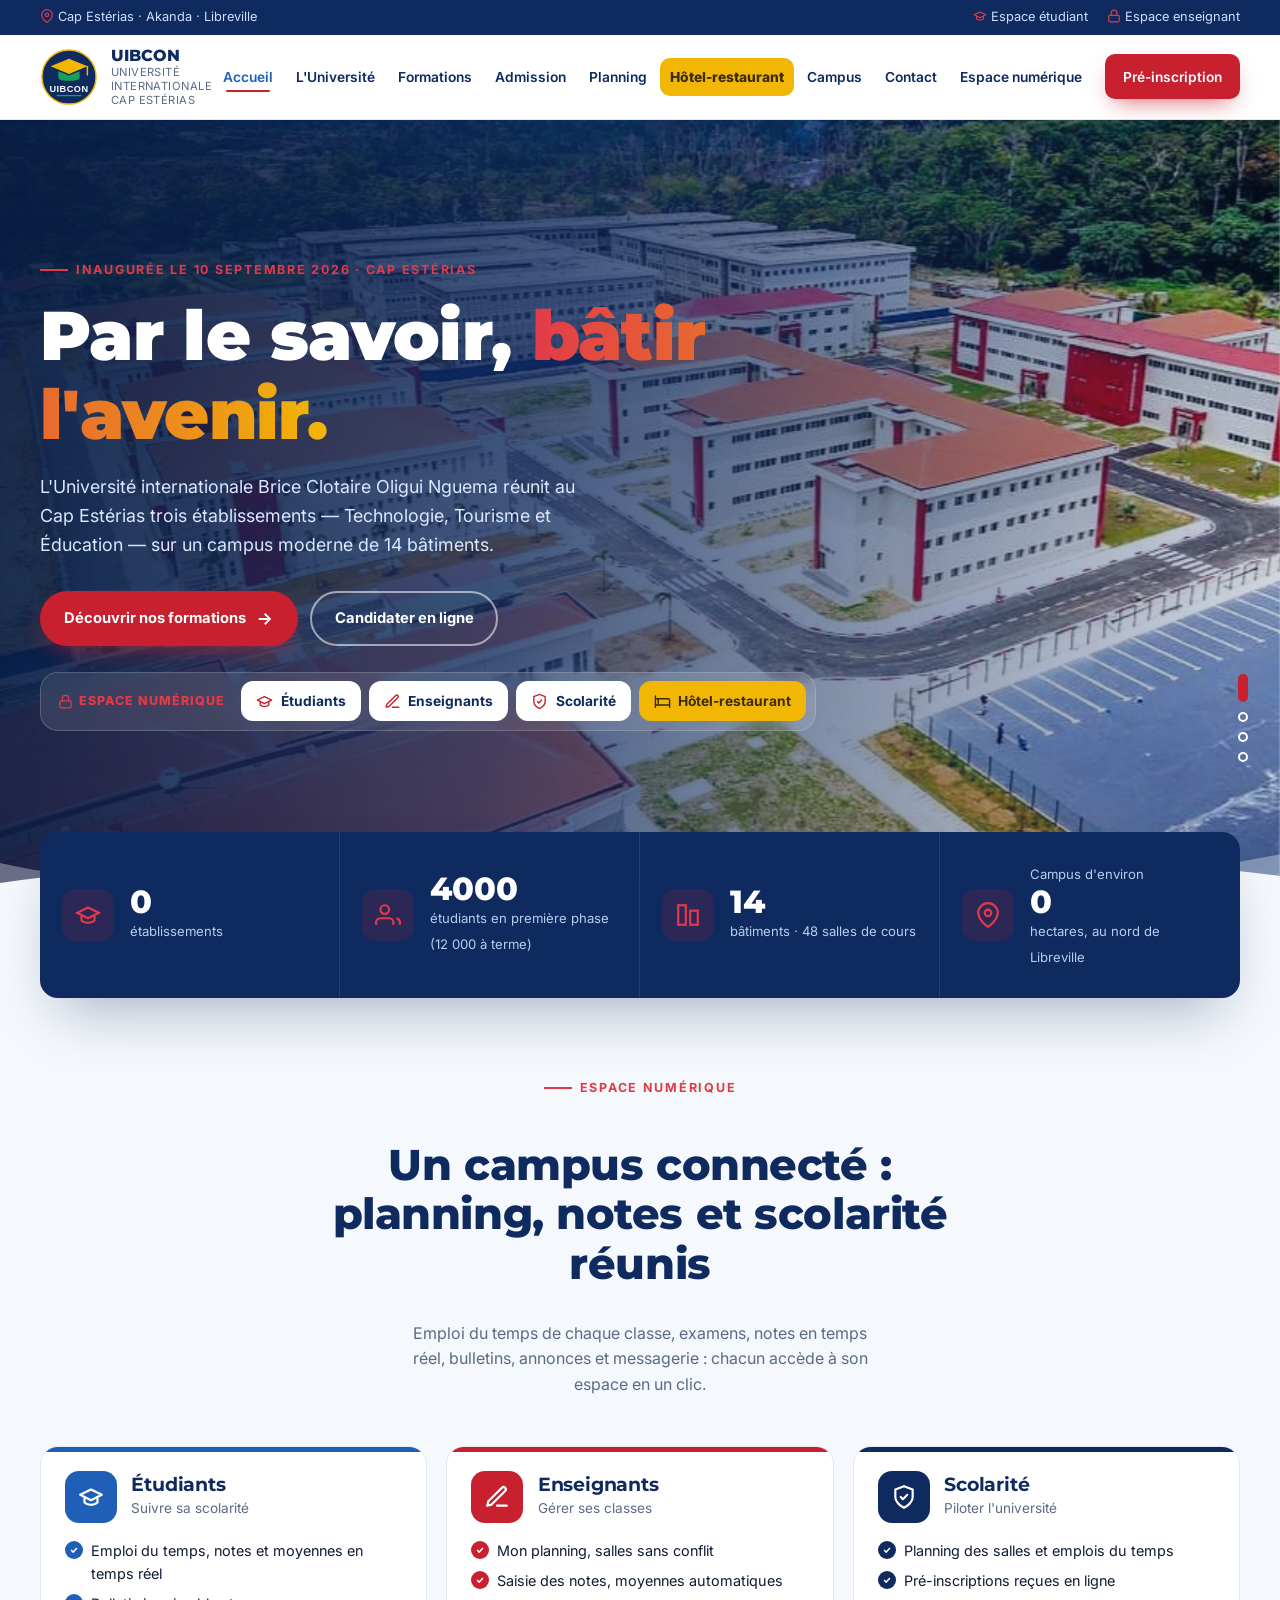
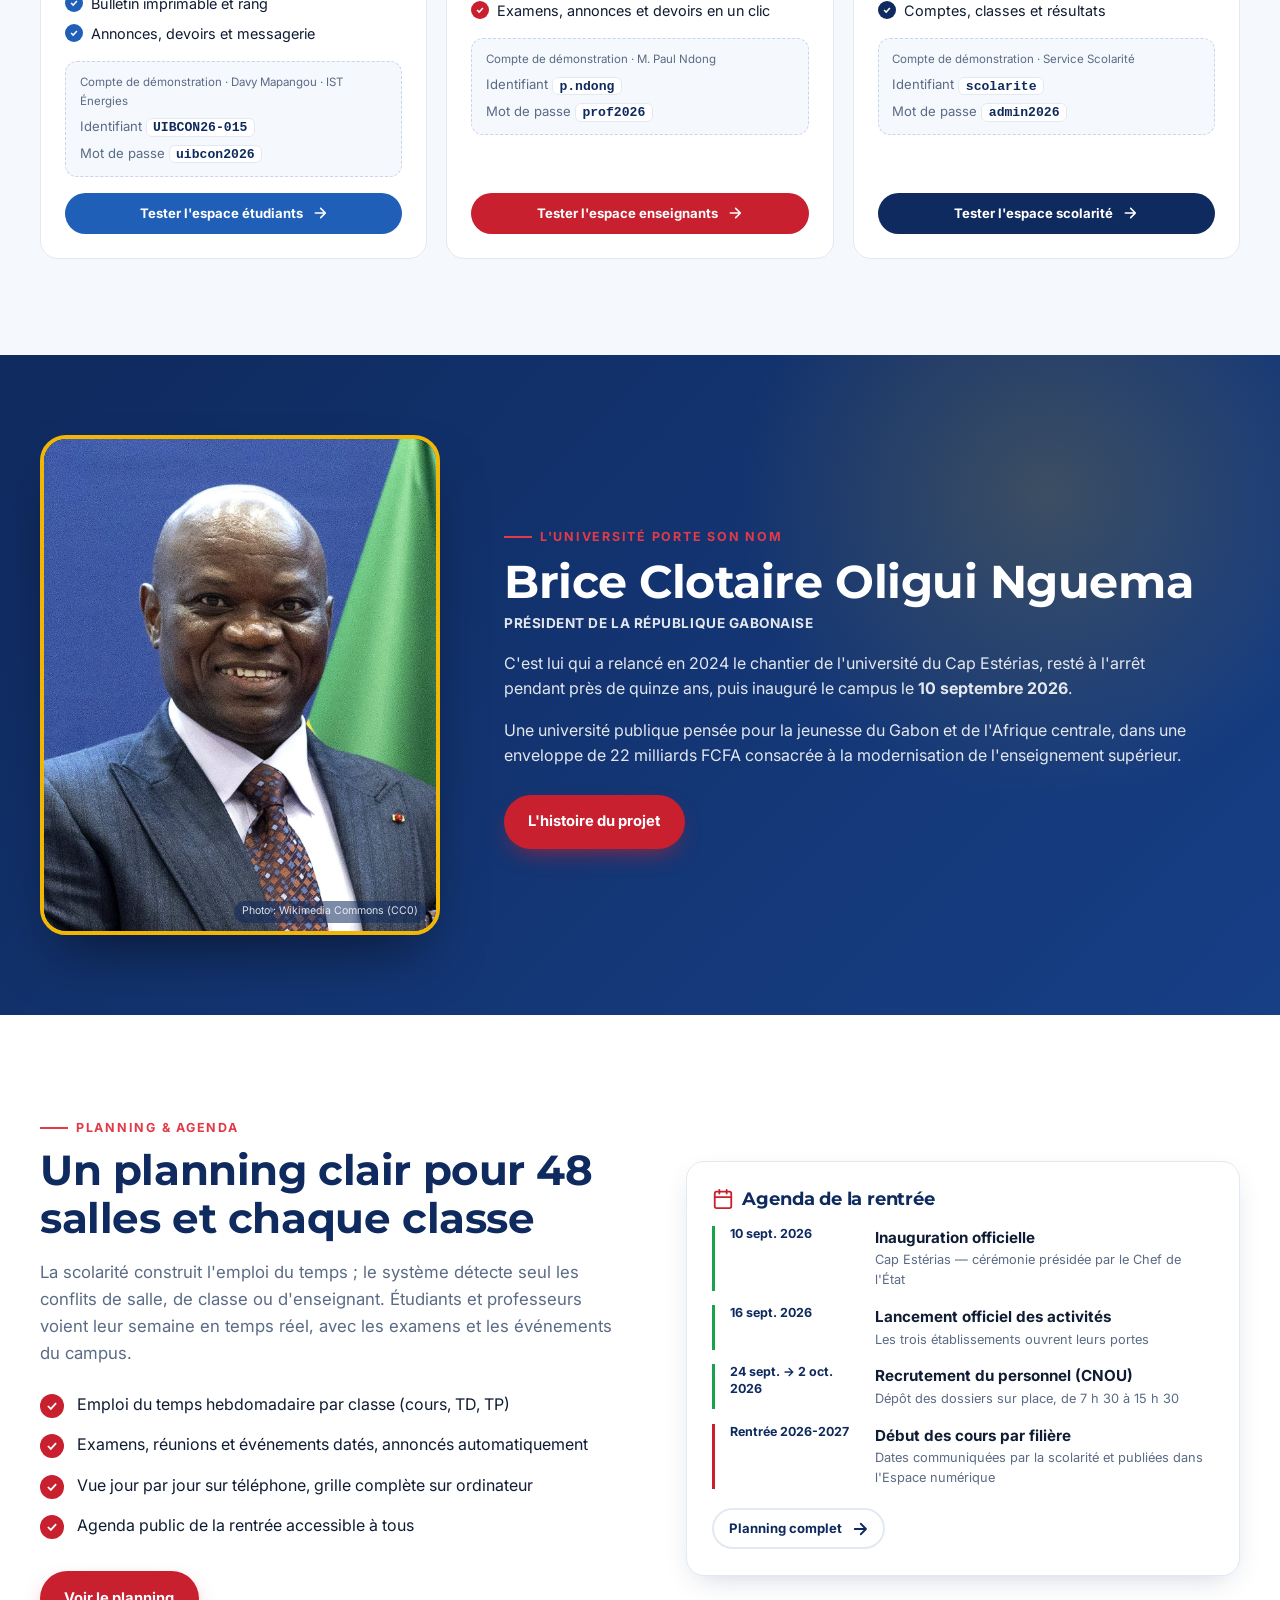
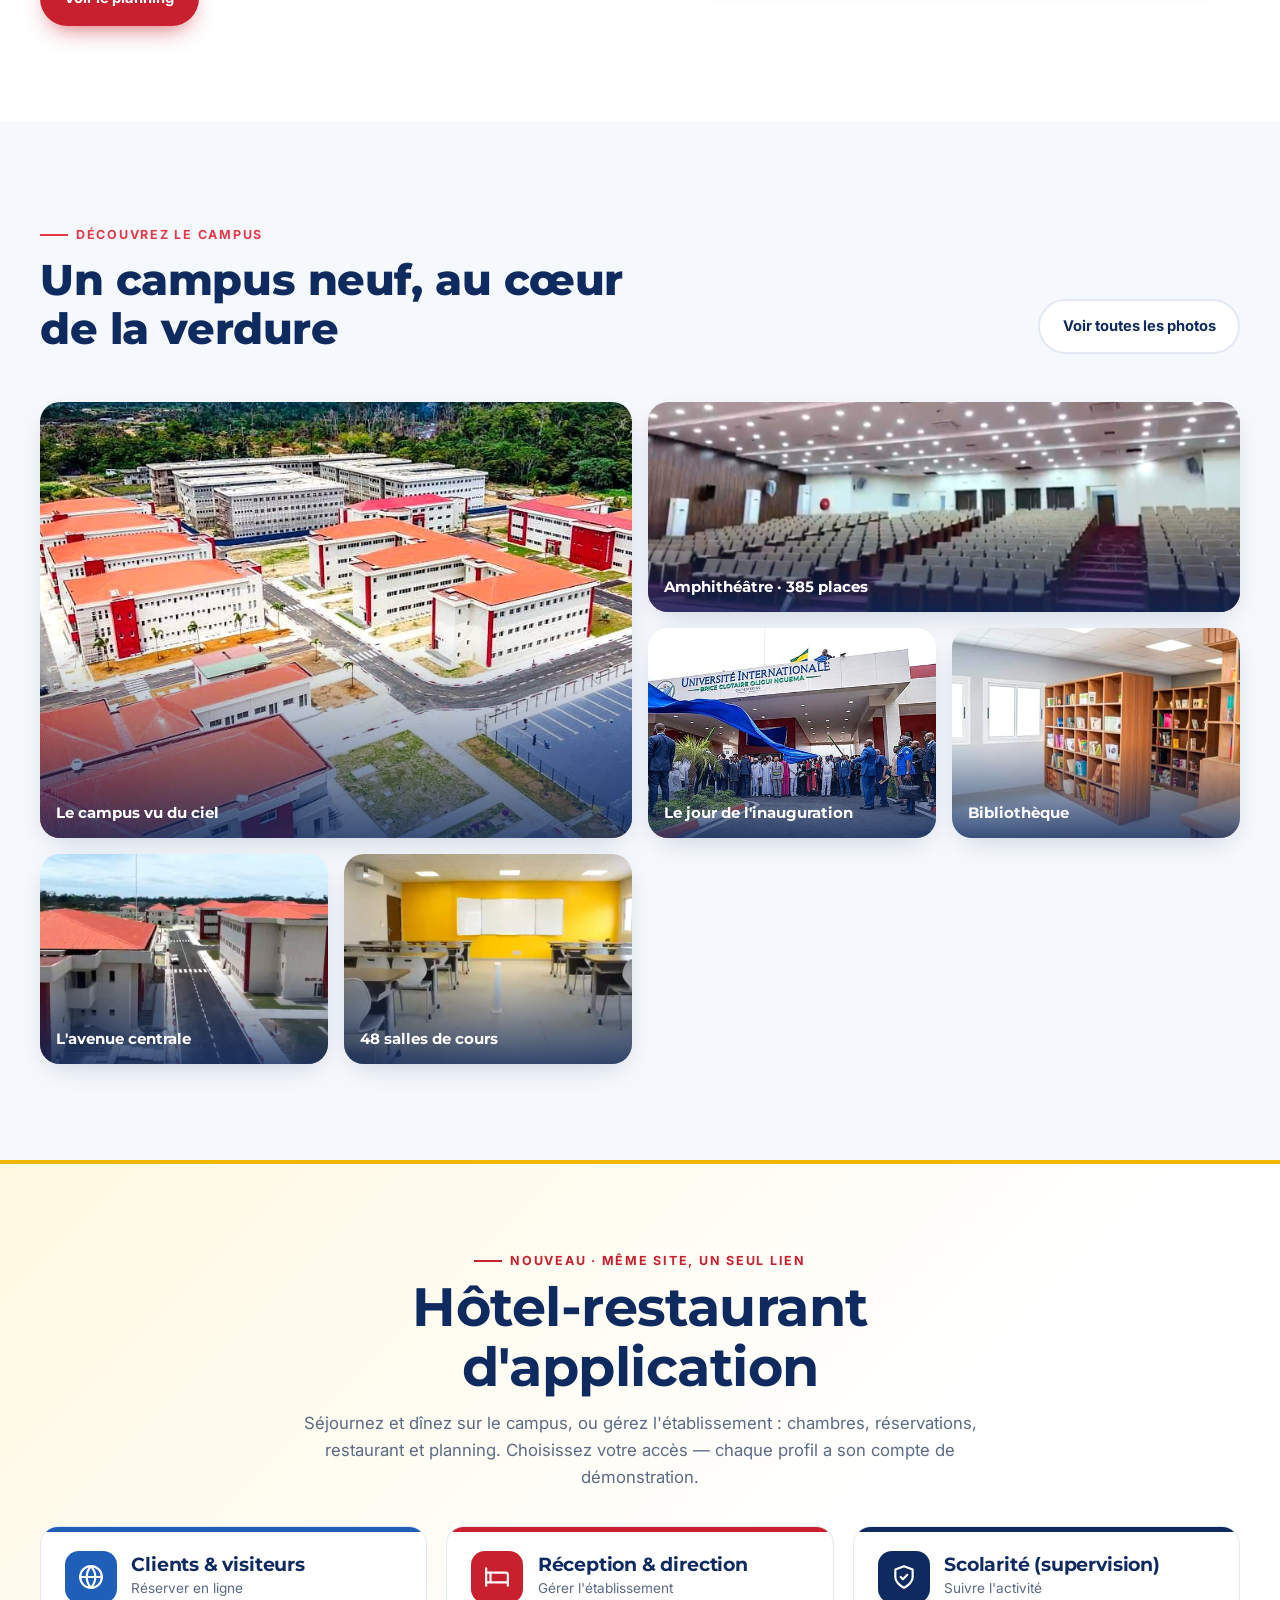
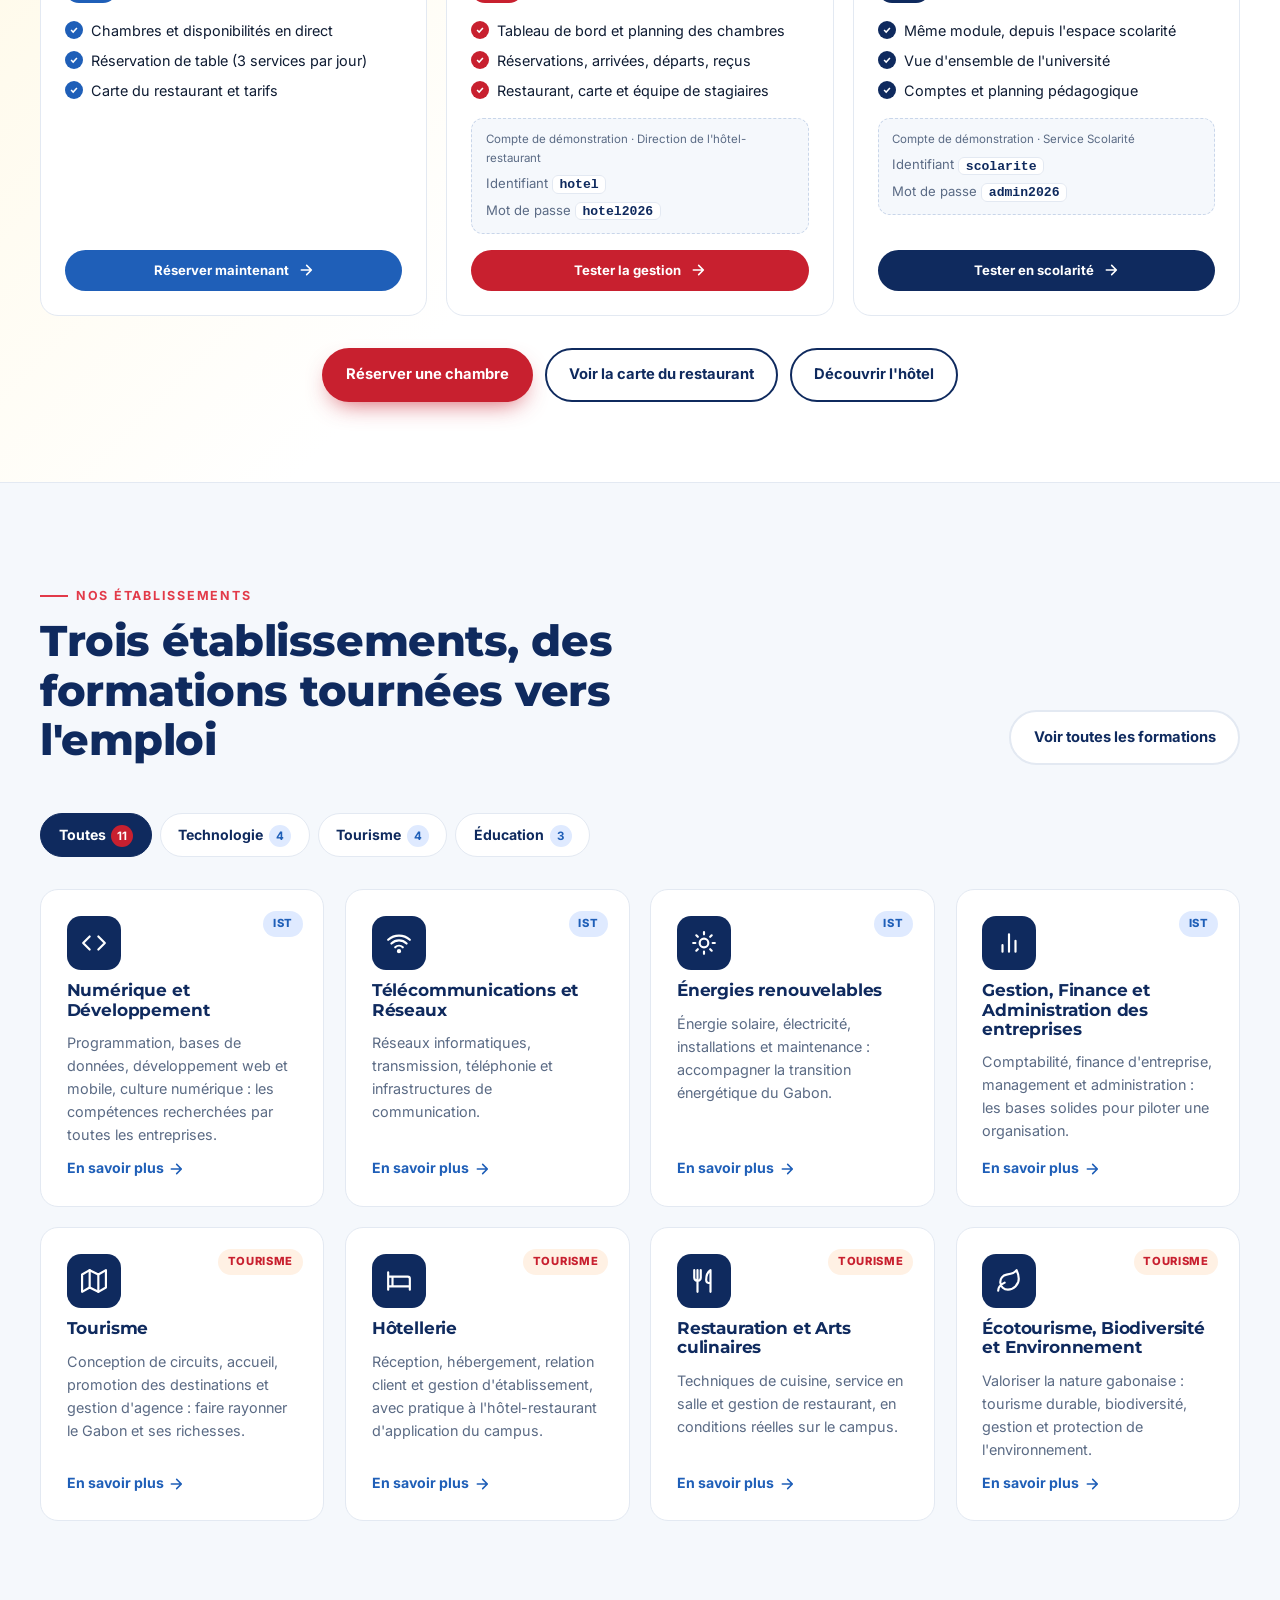
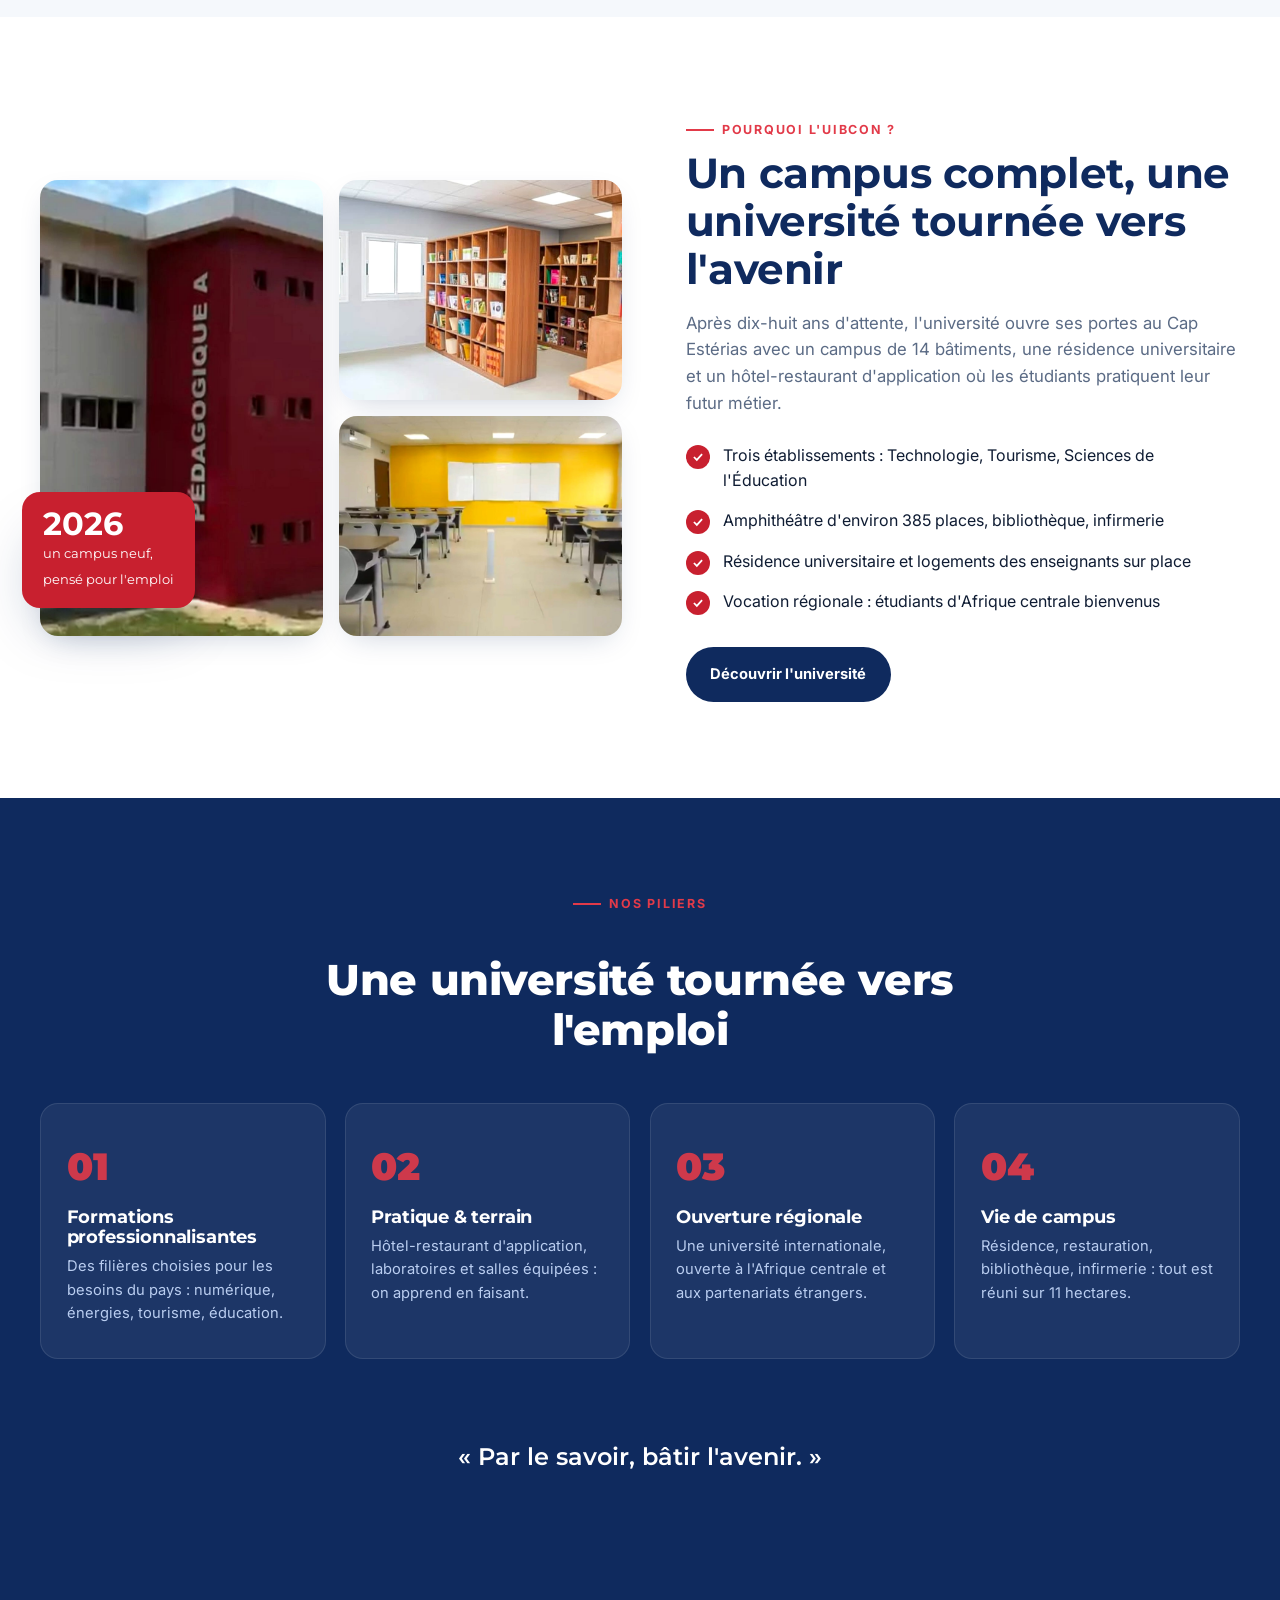
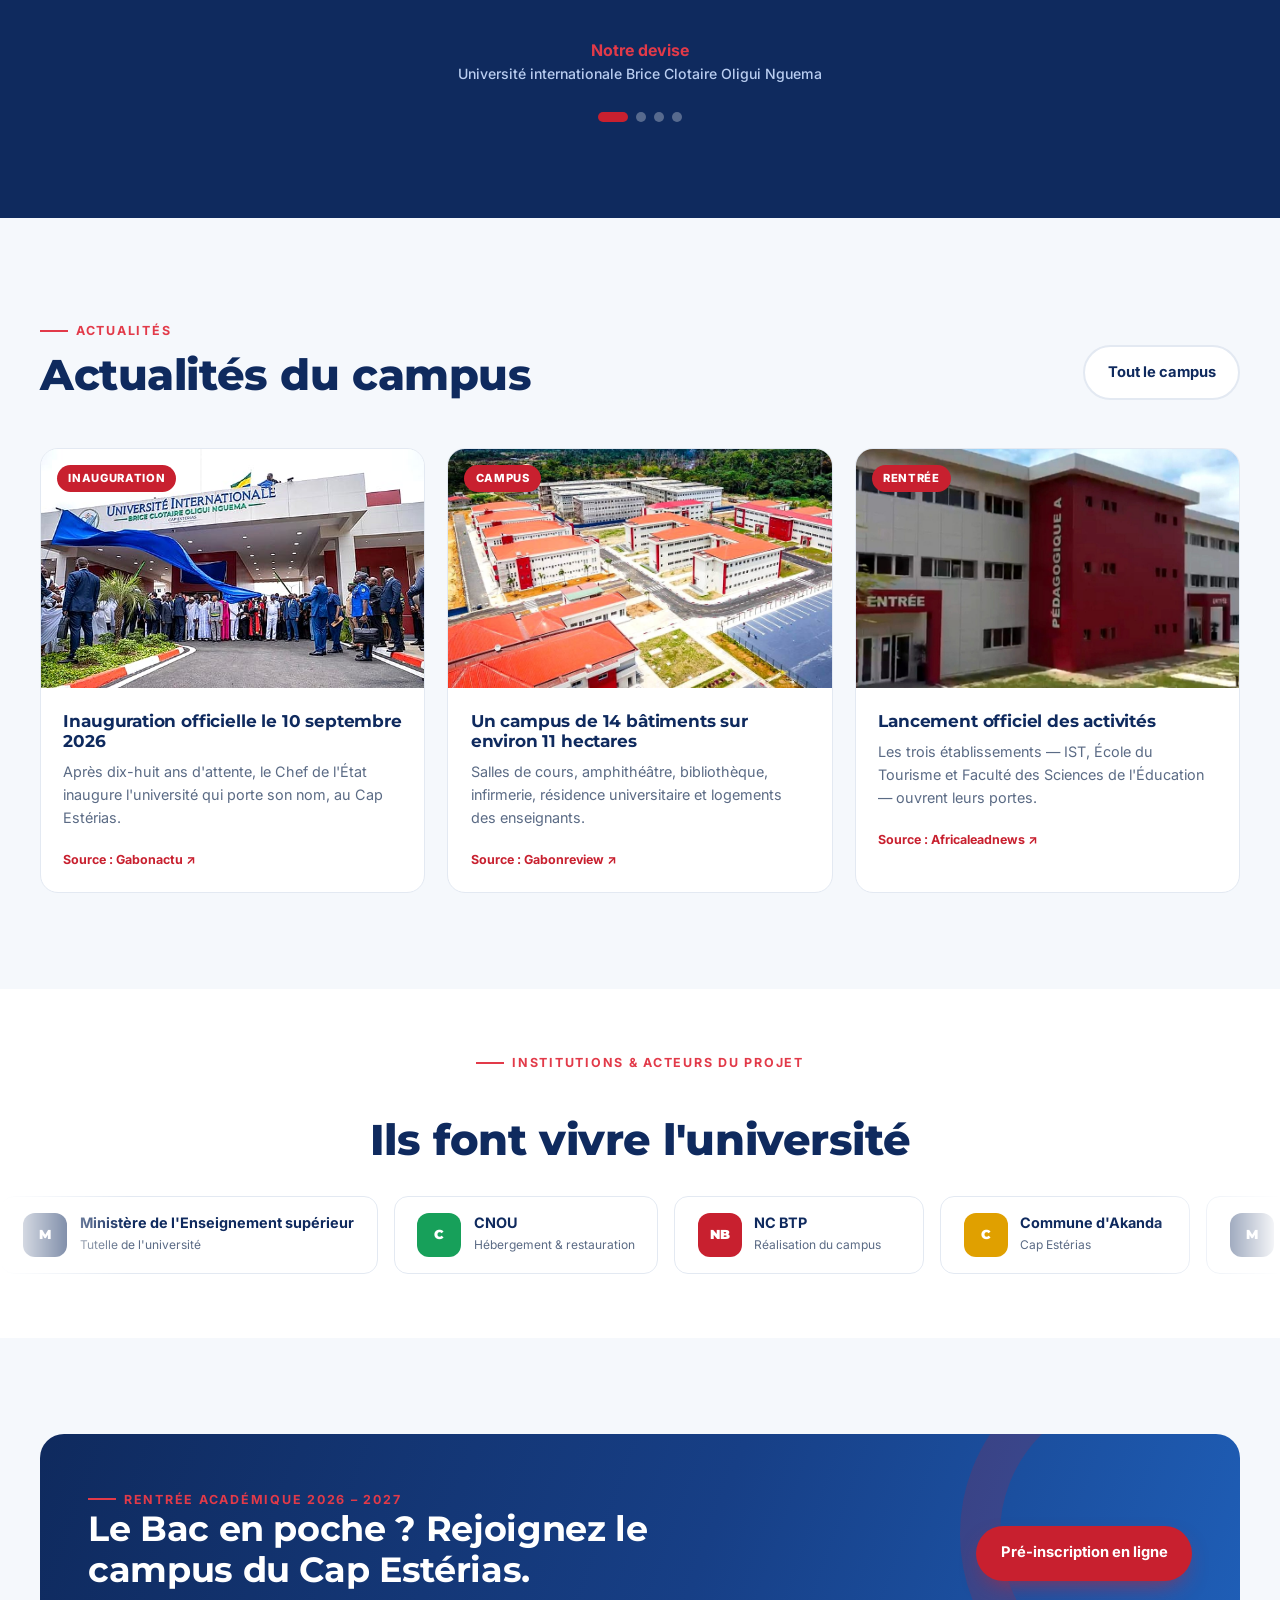
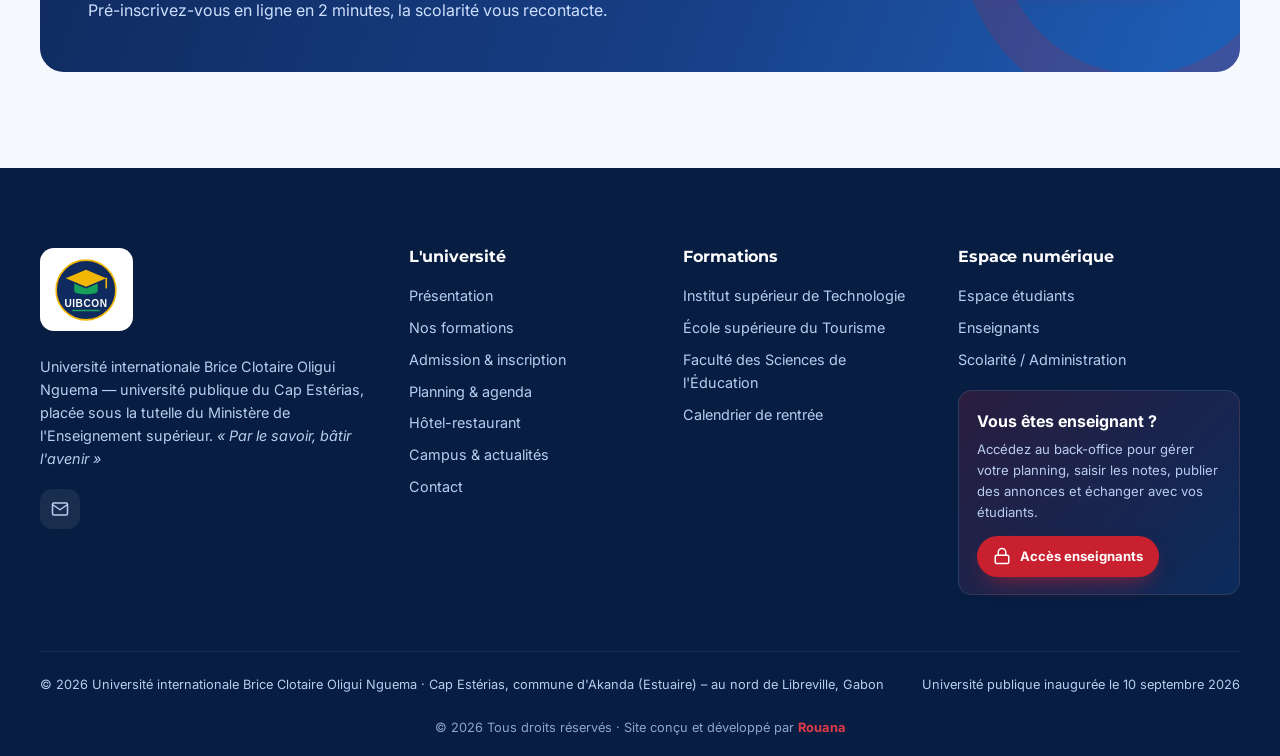
<file: index.html>
<!doctype html>
<html lang="fr">
<head>
<meta charset="utf-8">
<meta name="viewport" content="width=device-width, initial-scale=1">
<meta name="color-scheme" content="only light">
<meta name="theme-color" content="#0f2a5e">
<title>UIBCON – Université internationale Brice Clotaire Oligui Nguema · Cap Estérias, Gabon</title>
<meta name="description" content="Université internationale Brice Clotaire Oligui Nguema (UIBCON) au Cap Estérias, Akanda : Institut supérieur de Technologie, École supérieure du Tourisme, Faculté des Sciences de l'Éducation. Planning, espace étudiant et campus connecté.">
<meta property="og:title" content="UIBCON – Université internationale Brice Clotaire Oligui Nguema">
<meta property="og:description" content="Par le savoir, bâtir l'avenir. Un campus moderne au Cap Estérias, trois établissements, 4 000 étudiants en première phase.">
<meta property="og:image" content="assets/img/campus-aerien.jpg">
<link rel="icon" href="assets/img/logo-uibcon.svg">
<link rel="preconnect" href="https://fonts.googleapis.com"><link rel="preconnect" href="https://fonts.gstatic.com" crossorigin>
<link href="https://fonts.googleapis.com/css2?family=Inter:wght@400;500;600;700&family=Montserrat:wght@600;700;800;900&display=swap" rel="stylesheet">
<link rel="stylesheet" href="assets/css/style.css">
</head>
<body data-page="index">
<div id="site-header"></div>

<section class="hero" style="padding:0">
  <div class="hero-slides">
    <figure class="on"><img src="assets/img/campus-aerien.jpg" alt=""></figure>
    <figure><img src="assets/img/avenue-campus.jpg" alt=""></figure>
    <figure><img src="assets/img/amphitheatre.jpg" alt=""></figure>
    <figure><img src="assets/img/facade-inauguration.jpg" alt="" style="object-position:center 35%"></figure>
  </div>
  <div class="wrap">
    <span class="eyebrow rv">Inaugurée le 10 septembre 2026 · Cap Estérias</span>
    <h1 class="rv d1">Par le savoir, <em>bâtir l'avenir.</em></h1>
    <p class="lead rv d2">L'Université internationale Brice Clotaire Oligui Nguema réunit au Cap Estérias trois établissements — Technologie, Tourisme et Éducation — sur un campus moderne de 14 bâtiments.</p>
    <div class="cta rv d3">
      <a class="btn btn-orange" href="formations.html">Découvrir nos formations <svg viewBox="0 0 24 24" fill="none" stroke="currentColor" stroke-width="2.4"><path d="M5 12h14M13 5l7 7-7 7"/></svg></a>
      <a class="btn btn-ghost" href="admission.html#preinscription">Candidater en ligne</a>
    </div>
    <div class="quick rv d3" id="quick-access"></div>
  </div>
  <div class="hero-dots"></div>
  <svg class="wave" viewBox="0 0 1440 110" preserveAspectRatio="none" aria-hidden="true">
    <path d="M0 60 C 240 110 480 10 720 50 S 1200 100 1500 40 V110 H0Z" fill="rgba(245,248,252,.35)"/>
    <path d="M0 80 C 300 40 520 110 760 80 S 1180 40 1500 80 V110 H0Z" fill="#f5f8fc"/>
  </svg>
</section>

<div class="stats"><div class="wrap"><div class="grid">
  <div class="stat"><div class="ic"><svg viewBox="0 0 24 24" fill="none" stroke="currentColor" stroke-width="2"><path d="M22 10L12 5 2 10l10 5 10-5z"/><path d="M6 12v5c3 3 9 3 12 0v-5"/></svg></div><div><b data-count="3">0</b><span>établissements</span></div></div>
  <div class="stat"><div class="ic"><svg viewBox="0 0 24 24" fill="none" stroke="currentColor" stroke-width="2"><path d="M17 21v-2a4 4 0 00-4-4H5a4 4 0 00-4 4v2"/><circle cx="9" cy="7" r="4"/><path d="M23 21v-2a4 4 0 00-3-3.87"/></svg></div><div><b data-count="4000">0</b><span>étudiants en première phase (12 000 à terme)</span></div></div>
  <div class="stat"><div class="ic"><svg viewBox="0 0 24 24" fill="none" stroke="currentColor" stroke-width="2"><rect x="3" y="3" width="7" height="18"/><rect x="14" y="8" width="7" height="13"/></svg></div><div><b data-count="14">0</b><span>bâtiments · 48 salles de cours</span></div></div>
  <div class="stat"><div class="ic"><svg viewBox="0 0 24 24" fill="none" stroke="currentColor" stroke-width="2"><path d="M21 10c0 7-9 13-9 13s-9-6-9-13a9 9 0 0118 0z"/><circle cx="12" cy="10" r="3"/></svg></div><div><span>Campus d'environ</span><b data-count="11">0</b><span>hectares, au nord de Libreville</span></div></div>
</div></div></div>

<section class="espace-sec" id="espace-numerique">
  <div class="wrap">
    <div class="center"><div class="sec-head"><span class="eyebrow rv">Espace numérique</span><h2 class="rv d1">Un campus connecté : planning, notes et scolarité réunis</h2><p class="rv d2">Emploi du temps de chaque classe, examens, notes en temps réel, bulletins, annonces et messagerie : chacun accède à son espace en un clic.</p></div></div>
    <div class="access" id="access-cards"></div>
  </div>
</section>

<section class="pres-sec">
  <div class="wrap pres">
    <figure class="pres-photo rv">
      <img src="assets/img/president.jpg" alt="Brice Clotaire Oligui Nguema, Président de la République" loading="lazy">
      <figcaption>Photo : Wikimedia Commons (CC0)</figcaption>
    </figure>
    <div class="pres-txt">
      <span class="eyebrow rv">L'université porte son nom</span>
      <h2 class="rv d1">Brice Clotaire Oligui Nguema</h2>
      <p class="pres-role rv d1">Président de la République gabonaise</p>
      <p class="rv d2">C'est lui qui a relancé en 2024 le chantier de l'université du Cap Estérias, resté à l'arrêt pendant près de quinze ans, puis inauguré le campus le <b>10 septembre 2026</b>.</p>
      <p class="rv d2">Une université publique pensée pour la jeunesse du Gabon et de l'Afrique centrale, dans une enveloppe de 22 milliards FCFA consacrée à la modernisation de l'enseignement supérieur.</p>
      <a class="btn btn-orange rv d3" href="ecole.html">L'histoire du projet</a>
    </div>
  </div>
</section>

<section class="plan-sec">
  <div class="wrap split">
    <div>
      <span class="eyebrow rv">Planning & agenda</span>
      <h2 class="rv d1" style="font-size:clamp(1.8rem,3.4vw,2.6rem);color:var(--navy);margin:.6rem 0 1rem">Un planning clair pour 48 salles et chaque classe</h2>
      <p class="lead-p rv d2">La scolarité construit l'emploi du temps ; le système détecte seul les conflits de salle, de classe ou d'enseignant. Étudiants et professeurs voient leur semaine en temps réel, avec les examens et les événements du campus.</p>
      <ul class="checks rv d2">
        <li>Emploi du temps hebdomadaire par classe (cours, TD, TP)</li>
        <li>Examens, réunions et événements datés, annoncés automatiquement</li>
        <li>Vue jour par jour sur téléphone, grille complète sur ordinateur</li>
        <li>Agenda public de la rentrée accessible à tous</li>
      </ul>
      <a class="btn btn-orange rv d3" href="planning.html">Voir le planning</a>
    </div>
    <div class="agenda-card rv" id="home-agenda"></div>
  </div>
</section>

<section class="show-sec">
  <div class="wrap">
    <div class="sec-head">
      <div><span class="eyebrow rv">Découvrez le campus</span><h2 class="rv d1">Un campus neuf, au cœur de la verdure</h2></div>
      <a class="btn btn-line rv" href="vie-etudiante.html#gallery">Voir toutes les photos</a>
    </div>
    <div class="bento rv">
      <a class="b1" href="vie-etudiante.html#gallery"><img src="assets/img/campus-aerien.jpg" alt="Vue aérienne du campus" loading="lazy"><span>Le campus vu du ciel</span></a>
      <a class="b2" href="vie-etudiante.html#gallery"><img src="assets/img/amphitheatre.jpg" alt="Amphithéâtre" loading="lazy"><span>Amphithéâtre · 385 places</span></a>
      <a class="b3" href="vie-etudiante.html#gallery"><img src="assets/img/facade-inauguration.jpg" alt="Façade de l'université" loading="lazy" style="object-position:center 30%"><span>Le jour de l'inauguration</span></a>
      <a class="b4" href="vie-etudiante.html#gallery"><img src="assets/img/bibliotheque.jpg" alt="Bibliothèque" loading="lazy"><span>Bibliothèque</span></a>
      <a class="b5" href="vie-etudiante.html#gallery"><img src="assets/img/avenue-campus.jpg" alt="Avenue du campus" loading="lazy"><span>L'avenue centrale</span></a>
      <a class="b6" href="vie-etudiante.html#gallery"><img src="assets/img/salle-de-cours.jpg" alt="Salle de cours" loading="lazy"><span>48 salles de cours</span></a>
    </div>
  </div>
</section>

<section class="hotel-sec" id="hotel">
  <div class="wrap">
    <div class="hotel-title rv"><span class="eyebrow">NOUVEAU · Même site, un seul lien</span><h2>Hôtel-restaurant d'application</h2><p>Séjournez et dînez sur le campus, ou gérez l'établissement : chambres, réservations, restaurant et planning. Choisissez votre accès — chaque profil a son compte de démonstration.</p></div>
    <div class="access" id="hotel-access"></div>
    <div class="hotel-links rv"><a class="btn btn-orange" href="hotel.html#reserver">Réserver une chambre</a><a class="btn btn-ghost-dark" href="hotel.html#restaurant">Voir la carte du restaurant</a><a class="btn btn-ghost-dark" href="hotel.html">Découvrir l'hôtel</a></div>
  </div>
</section>

<section>
  <div class="wrap">
    <div class="sec-head">
      <div><span class="eyebrow rv">Nos établissements</span><h2 class="rv d1">Trois établissements, des formations tournées vers l'emploi</h2></div>
      <a class="btn btn-line rv" href="formations.html">Voir toutes les formations</a>
    </div>
    <div class="tabs" id="formations-tabs"></div>
    <div class="cards swipe" id="formations-grid" data-limit="8"></div>
    <p class="swipe-hint">Faites glisser pour voir plus →</p>
  </div>
</section>

<section class="bg-white">
  <div class="wrap split">
    <div class="mosaic rv">
      <img src="assets/img/pedagogique-a.jpg" alt="Bâtiment pédagogique A" loading="lazy">
      <img src="assets/img/bibliotheque.jpg" alt="La bibliothèque" loading="lazy">
      <img src="assets/img/salle-de-cours.jpg" alt="Une salle de cours" loading="lazy">
      <div class="badge"><b>2026</b><span>un campus neuf,<br>pensé pour l'emploi</span></div>
    </div>
    <div>
      <span class="eyebrow rv">Pourquoi l'UIBCON ?</span>
      <h2 class="rv d1" style="font-size:clamp(1.8rem,3.4vw,2.6rem);color:var(--navy);margin:.6rem 0 1rem">Un campus complet, une université tournée vers l'avenir</h2>
      <p class="lead-p rv d2">Après dix-huit ans d'attente, l'université ouvre ses portes au Cap Estérias avec un campus de 14 bâtiments, une résidence universitaire et un hôtel-restaurant d'application où les étudiants pratiquent leur futur métier.</p>
      <ul class="checks rv d2">
        <li>Trois établissements : Technologie, Tourisme, Sciences de l'Éducation</li>
        <li>Amphithéâtre d'environ 385 places, bibliothèque, infirmerie</li>
        <li>Résidence universitaire et logements des enseignants sur place</li>
        <li>Vocation régionale : étudiants d'Afrique centrale bienvenus</li>
      </ul>
      <a class="btn btn-navy rv d3" href="ecole.html">Découvrir l'université</a>
    </div>
  </div>
</section>

<section class="bg-navy">
  <div class="wrap">
    <div class="center"><div class="sec-head"><span class="eyebrow">Nos piliers</span><h2>Une université tournée vers l'emploi</h2></div></div>
    <div class="pillars">
      <div class="pillar rv"><div class="num">01</div><h3>Formations professionnalisantes</h3><p>Des filières choisies pour les besoins du pays : numérique, énergies, tourisme, éducation.</p></div>
      <div class="pillar rv d1"><div class="num">02</div><h3>Pratique & terrain</h3><p>Hôtel-restaurant d'application, laboratoires et salles équipées : on apprend en faisant.</p></div>
      <div class="pillar rv d2"><div class="num">03</div><h3>Ouverture régionale</h3><p>Une université internationale, ouverte à l'Afrique centrale et aux partenariats étrangers.</p></div>
      <div class="pillar rv d3"><div class="num">04</div><h3>Vie de campus</h3><p>Résidence, restauration, bibliothèque, infirmerie : tout est réuni sur 11 hectares.</p></div>
    </div>
    <div class="testi" id="quotes" style="margin-top:5rem"><blockquote></blockquote><cite></cite><div class="dots"></div></div>
  </div>
</section>

<section>
  <div class="wrap">
    <div class="sec-head">
      <div><span class="eyebrow rv">Actualités</span><h2 class="rv d1">Actualités du campus</h2></div>
      <a class="btn btn-line rv" href="vie-etudiante.html">Tout le campus</a>
    </div>
    <div class="news swipe" id="news" data-limit="3"></div>
    <p class="swipe-hint">Faites glisser pour voir plus →</p>
  </div>
</section>

<section class="bg-white" style="padding:4rem 0">
  <div class="wrap"><div class="center"><div class="sec-head" style="margin-bottom:2rem"><span class="eyebrow">Institutions &amp; acteurs du projet</span><h2>Ils font vivre l'université</h2></div></div></div>
  <div class="marquee"><div class="track" id="partners"></div></div>
</section>

<section>
  <div class="wrap">
    <div class="band rv">
      <div><span class="eyebrow">Rentrée académique 2026 – 2027</span><h2>Le Bac en poche ? Rejoignez le campus du Cap Estérias.</h2><p>Pré-inscrivez-vous en ligne en 2 minutes, la scolarité vous recontacte.</p></div>
      <a class="btn btn-orange" href="admission.html#preinscription">Pré-inscription en ligne</a>
    </div>
  </div>
</section>

<div id="site-footer"></div>
<script src="assets/js/data.js"></script>
<script src="assets/js/config.js"></script>
<script src="assets/js/store.js"></script>
<script src="assets/js/main.js"></script>
</body>
</html>
</file>
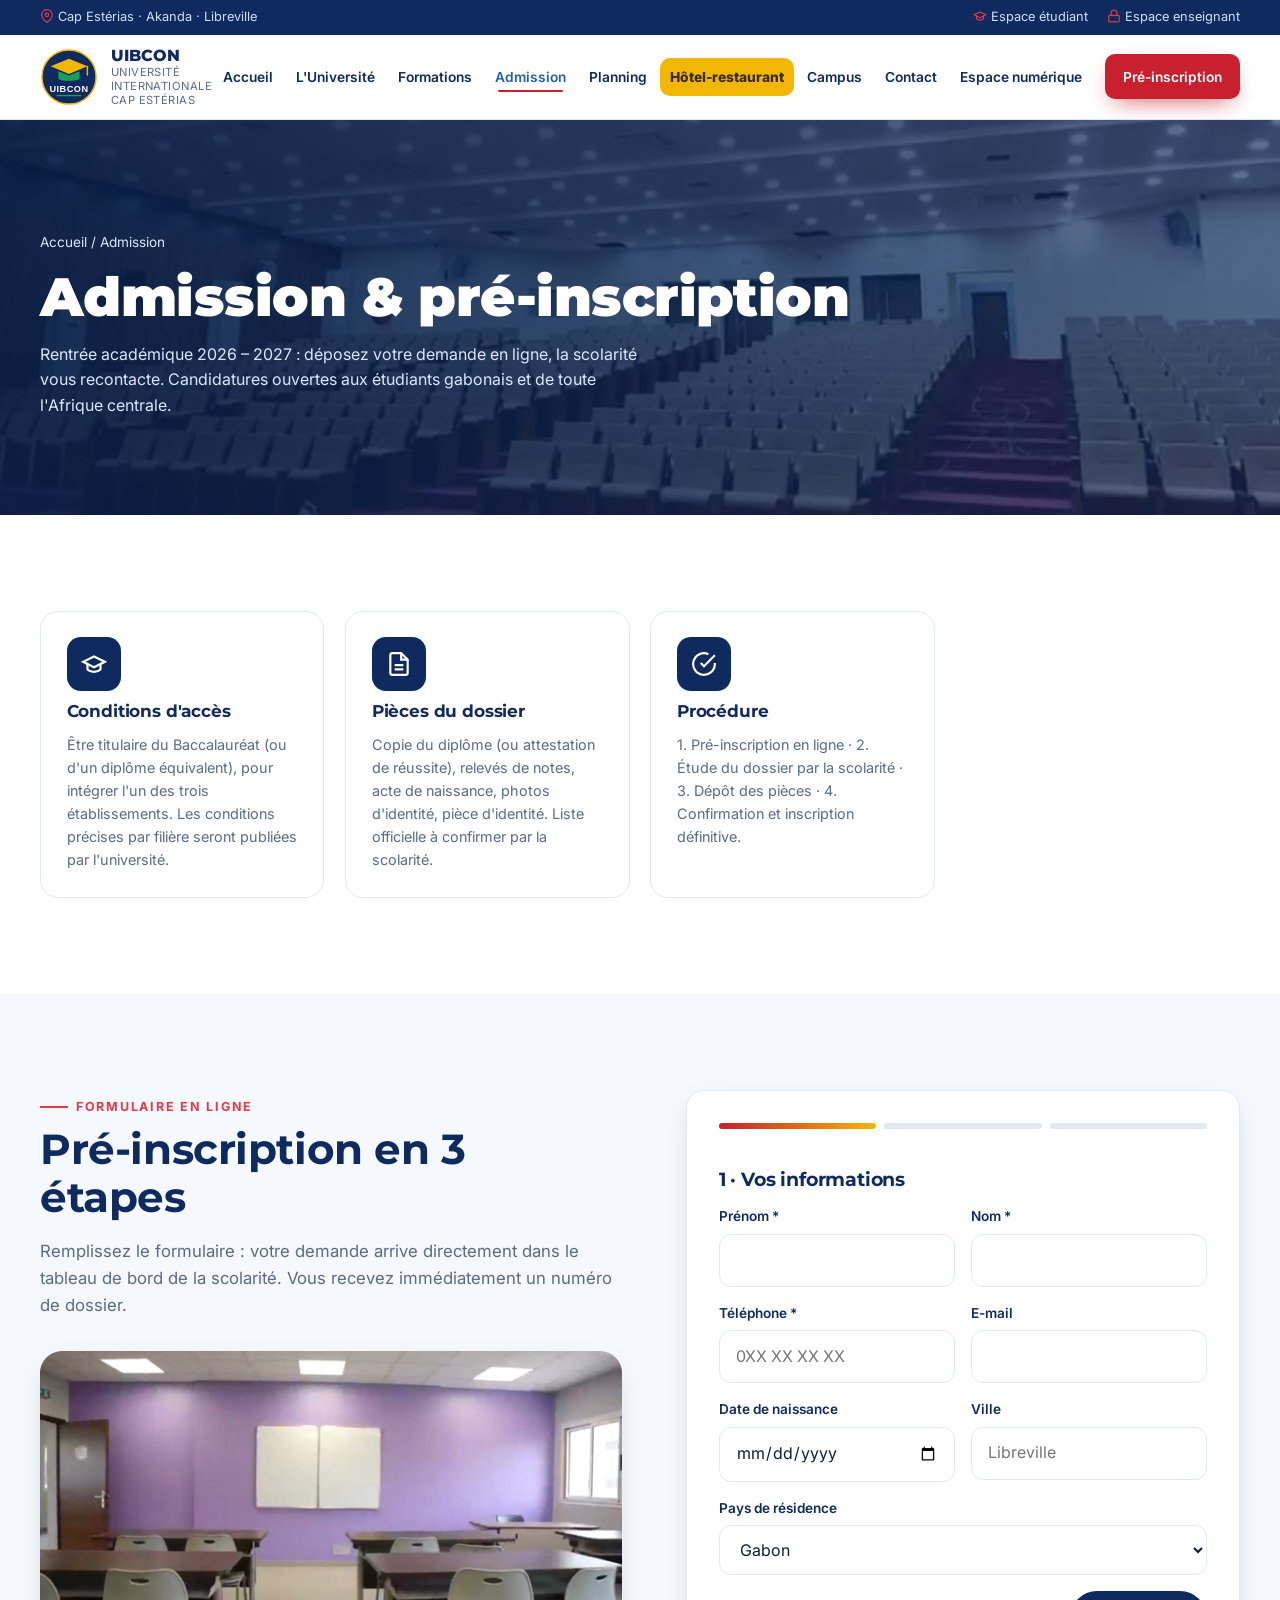
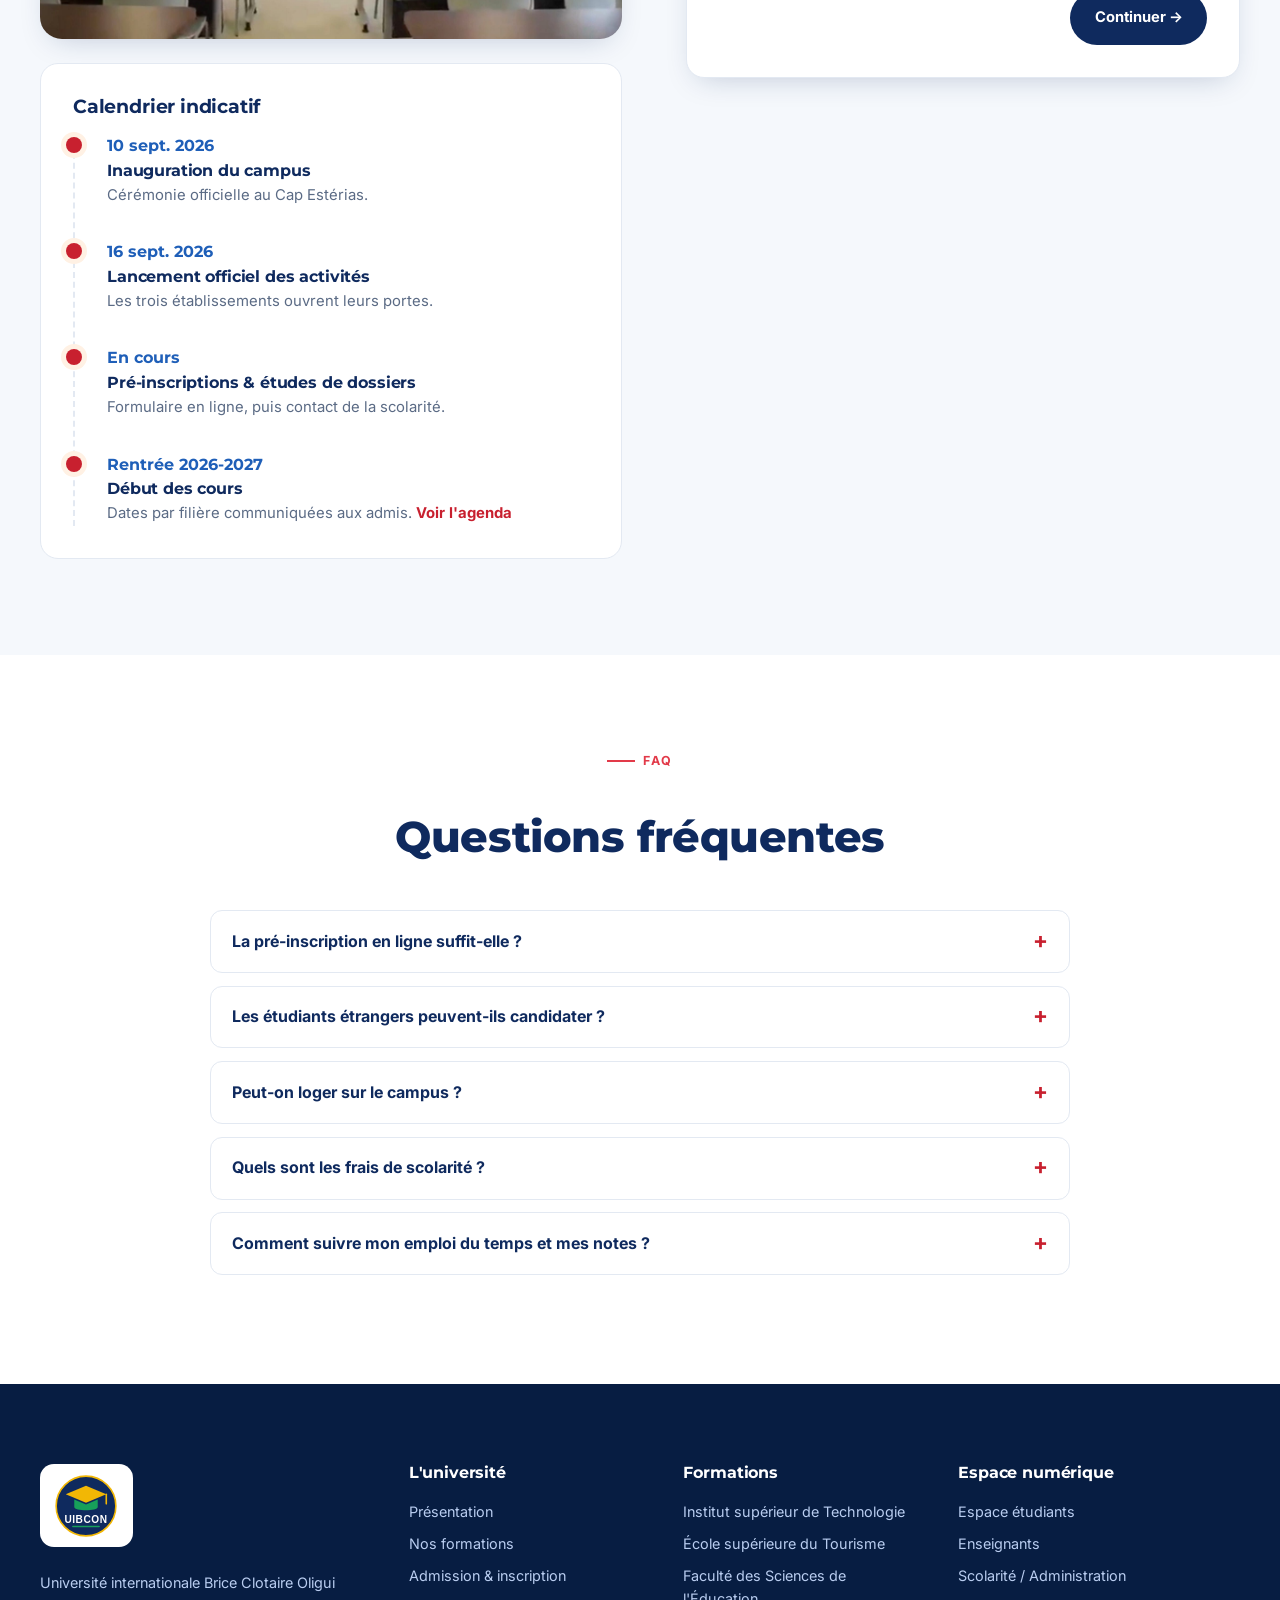
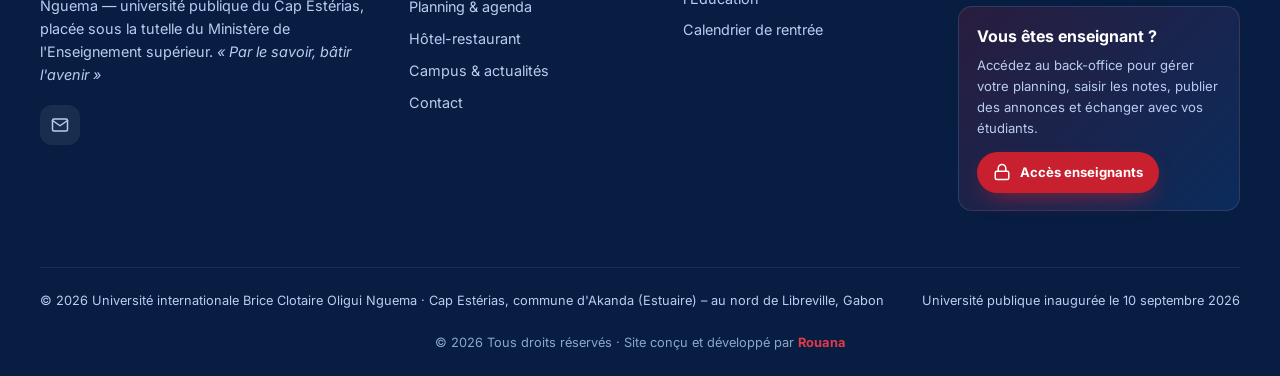
<file: admission.html>
<!doctype html>
<html lang="fr">
<head>
<meta charset="utf-8">
<meta name="viewport" content="width=device-width, initial-scale=1">
<meta name="color-scheme" content="only light">
<meta name="theme-color" content="#0f2a5e">
<title>Admission – UIBCON · Université internationale Brice Clotaire Oligui Nguema</title>
<meta name="description" content="Conditions d'admission, dossier et pré-inscription en ligne à l'Université internationale Brice Clotaire Oligui Nguema.">
<link rel="icon" href="assets/img/logo-uibcon.svg">
<link rel="preconnect" href="https://fonts.googleapis.com"><link rel="preconnect" href="https://fonts.gstatic.com" crossorigin>
<link href="https://fonts.googleapis.com/css2?family=Inter:wght@400;500;600;700&family=Montserrat:wght@600;700;800;900&display=swap" rel="stylesheet">
<link rel="stylesheet" href="assets/css/style.css">
</head>
<body data-page="admission">
<div id="site-header"></div>

<header class="page-hero">
  <img class="bg" src="assets/img/amphitheatre.jpg" alt="">
  <div class="wrap">
    <p class="crumbs"><a href="index.html">Accueil</a> / Admission</p>
    <h1>Admission & pré-inscription</h1>
    <p>Rentrée académique 2026 – 2027 : déposez votre demande en ligne, la scolarité vous recontacte. Candidatures ouvertes aux étudiants gabonais et de toute l'Afrique centrale.</p>
  </div>
</header>

<section class="bg-white">
  <div class="wrap">
    <div class="cards">
      <div class="fcard rv"><div class="ic"><svg viewBox="0 0 24 24" fill="none" stroke="currentColor" stroke-width="2"><path d="M22 10L12 5 2 10l10 5 10-5z"/><path d="M6 12v5c3 3 9 3 12 0v-5"/></svg></div><h3>Conditions d'accès</h3><p>Être titulaire du Baccalauréat (ou d'un diplôme équivalent), pour intégrer l'un des trois établissements. Les conditions précises par filière seront publiées par l'université.</p></div>
      <div class="fcard rv d1"><div class="ic"><svg viewBox="0 0 24 24" fill="none" stroke="currentColor" stroke-width="2"><path d="M14 2H6a2 2 0 00-2 2v16a2 2 0 002 2h12a2 2 0 002-2V8z"/><path d="M14 2v6h6M16 13H8M16 17H8"/></svg></div><h3>Pièces du dossier</h3><p>Copie du diplôme (ou attestation de réussite), relevés de notes, acte de naissance, photos d'identité, pièce d'identité. Liste officielle à confirmer par la scolarité.</p></div>
      <div class="fcard rv d2"><div class="ic"><svg viewBox="0 0 24 24" fill="none" stroke="currentColor" stroke-width="2"><path d="M22 11.1V12a10 10 0 11-5.9-9.1"/><path d="M22 4L12 14l-3-3"/></svg></div><h3>Procédure</h3><p>1. Pré-inscription en ligne · 2. Étude du dossier par la scolarité · 3. Dépôt des pièces · 4. Confirmation et inscription définitive.</p></div>
    </div>
  </div>
</section>

<section id="preinscription">
  <div class="wrap split" style="align-items:start">
    <div>
      <span class="eyebrow rv">Formulaire en ligne</span>
      <h2 class="rv d1" style="font-size:clamp(1.8rem,3.4vw,2.6rem);color:var(--navy);margin:.6rem 0 1rem">Pré-inscription en 3 étapes</h2>
      <p class="lead-p rv d2">Remplissez le formulaire : votre demande arrive directement dans le tableau de bord de la scolarité. Vous recevez immédiatement un numéro de dossier.</p>
      <img class="rv" src="assets/img/salle-de-cours-2.jpg" alt="Salle de cours de l'université" style="border-radius:22px;margin-top:2rem;box-shadow:var(--shadow);width:100%" loading="lazy">
      <div id="calendrier" class="panel rv" style="margin-top:1.5rem;box-shadow:none">
        <h3 style="color:var(--navy);margin-bottom:1rem">Calendrier indicatif</h3>
        <div class="timeline">
          <div class="tl"><b>10 sept. 2026</b><h4>Inauguration du campus</h4><p>Cérémonie officielle au Cap Estérias.</p></div>
          <div class="tl"><b>16 sept. 2026</b><h4>Lancement officiel des activités</h4><p>Les trois établissements ouvrent leurs portes.</p></div>
          <div class="tl"><b>En cours</b><h4>Pré-inscriptions & études de dossiers</h4><p>Formulaire en ligne, puis contact de la scolarité.</p></div>
          <div class="tl"><b>Rentrée 2026-2027</b><h4>Début des cours</h4><p>Dates par filière communiquées aux admis. <a href="planning.html" style="color:var(--orange);font-weight:700">Voir l'agenda</a></p></div>
        </div>
      </div>
    </div>
    <form class="panel form rv" id="admission-form" novalidate>
      <div class="steps"><span></span><span></span><span></span></div>
      <div class="fstep">
        <h3 style="color:var(--navy)">1 · Vos informations</h3>
        <div class="row"><div class="field"><label for="prenom">Prénom *</label><input id="prenom" name="prenom" required autocomplete="given-name"></div><div class="field"><label for="nom">Nom *</label><input id="nom" name="nom" required autocomplete="family-name"></div></div>
        <div class="row"><div class="field"><label for="tel">Téléphone *</label><input id="tel" name="tel" type="tel" required placeholder="0XX XX XX XX" autocomplete="tel"></div><div class="field"><label for="email">E-mail</label><input id="email" name="email" type="email" autocomplete="email"></div></div>
        <div class="row"><div class="field"><label for="naissance">Date de naissance</label><input id="naissance" name="naissance" type="date"></div><div class="field"><label for="ville">Ville</label><input id="ville" name="ville" placeholder="Libreville"></div></div>
        <div class="field"><label for="pays">Pays de résidence</label><select id="pays" name="pays"></select></div>
        <button type="button" class="btn btn-navy" data-next style="justify-self:end">Continuer →</button>
      </div>
      <div class="fstep">
        <h3 style="color:var(--navy)">2 · Votre projet</h3>
        <div class="field"><label for="formation">Formation souhaitée *</label><select id="formation" name="formation" required></select></div>
        <div class="row"><div class="field"><label for="niveau">Dernier diplôme obtenu *</label><select id="niveau" name="niveau" required><option value="">— Choisir —</option><option>Baccalauréat</option><option>BTS / DUT</option><option>Licence</option><option>Master</option><option>Autre</option></select></div><div class="field"><label for="serie">Série / spécialité</label><input id="serie" name="serie" placeholder="ex. C, D, B, G…"></div></div>
        <div style="display:flex;justify-content:space-between;gap:.6rem"><button type="button" class="btn btn-line" data-prev>← Retour</button><button type="button" class="btn btn-navy" data-next>Continuer →</button></div>
      </div>
      <div class="fstep">
        <h3 style="color:var(--navy)">3 · Motivation</h3>
        <div class="field"><label for="motivation">Pourquoi souhaitez-vous rejoindre l'UIBCON ?</label><textarea id="motivation" name="motivation" placeholder="Quelques lignes sur votre projet professionnel…"></textarea></div>
        <div class="field"><label for="source">Comment avez-vous connu l'UIBCON ?</label><select id="source" name="source"><option>Presse / actualités</option><option>Réseaux sociaux</option><option>Bouche-à-oreille</option><option>Affiche</option><option>Autre</option></select></div>
        <div class="field pj">
          <label for="pieces">Pièces jointes <small style="color:var(--muted);font-weight:400">(facultatif)</small></label>
          <label class="pj-drop" for="pieces"><svg viewBox="0 0 24 24" fill="none" stroke="currentColor" stroke-width="2" stroke-linecap="round" stroke-linejoin="round"><path d="M21.4 11.1l-9.2 9.2a6 6 0 01-8.5-8.5l9.2-9.2a4 4 0 015.7 5.7l-9.2 9.2a2 2 0 01-2.8-2.8l8.5-8.5"/></svg><span><b>Ajouter des fichiers</b><small>Diplôme, relevés de notes, pièce d'identité… PDF, JPG ou PNG · 5 fichiers max · 3 Mo chacun</small></span></label>
          <input id="pieces" name="pieces" type="file" accept="application/pdf,image/jpeg,image/png" multiple hidden>
          <ul class="pj-list" id="pj-list"></ul>
        </div>
        <label style="display:flex;gap:.6rem;font-size:.86rem;color:var(--muted)"><input type="checkbox" required> J'accepte d'être recontacté(e) par l'UIBCON au sujet de ma demande.</label>
        <div style="display:flex;justify-content:space-between;gap:.6rem"><button type="button" class="btn btn-line" data-prev>← Retour</button><button class="btn btn-orange" type="submit">Envoyer ma pré-inscription</button></div>
      </div>
    </form>
  </div>
</section>

<section class="bg-white">
  <div class="wrap" style="max-width:860px">
    <div class="center"><div class="sec-head"><span class="eyebrow">FAQ</span><h2>Questions fréquentes</h2></div></div>
    <div class="faq">
      <details><summary>La pré-inscription en ligne suffit-elle ?</summary><p>Non, elle permet d'ouvrir votre dossier. L'inscription devient définitive après dépôt des pièces et validation par la scolarité.</p></details>
      <details><summary>Les étudiants étrangers peuvent-ils candidater ?</summary><p>Oui : l'université a une vocation régionale et accueille les étudiants d'Afrique centrale. Les modalités détaillées seront précisées par la scolarité.</p></details>
      <details><summary>Peut-on loger sur le campus ?</summary><p>Le campus comprend une résidence universitaire. Les modalités d'attribution des chambres seront communiquées par l'université et le CNOU.</p></details>
      <details><summary>Quels sont les frais de scolarité ?</summary><p>Les frais seront communiqués par la scolarité. Utilisez la page Contact pour poser votre question.</p></details>
      <details><summary>Comment suivre mon emploi du temps et mes notes ?</summary><p>Chaque étudiant reçoit un identifiant pour l'Espace numérique : planning de la semaine, examens, notes, bulletin, annonces et messagerie avec les enseignants.</p></details>
    </div>
  </div>
</section>

<div id="site-footer"></div>
<script src="assets/js/data.js"></script>
<script src="assets/js/config.js"></script>
<script src="assets/js/store.js"></script>
<script src="assets/js/main.js"></script>
</body>
</html>
</file>
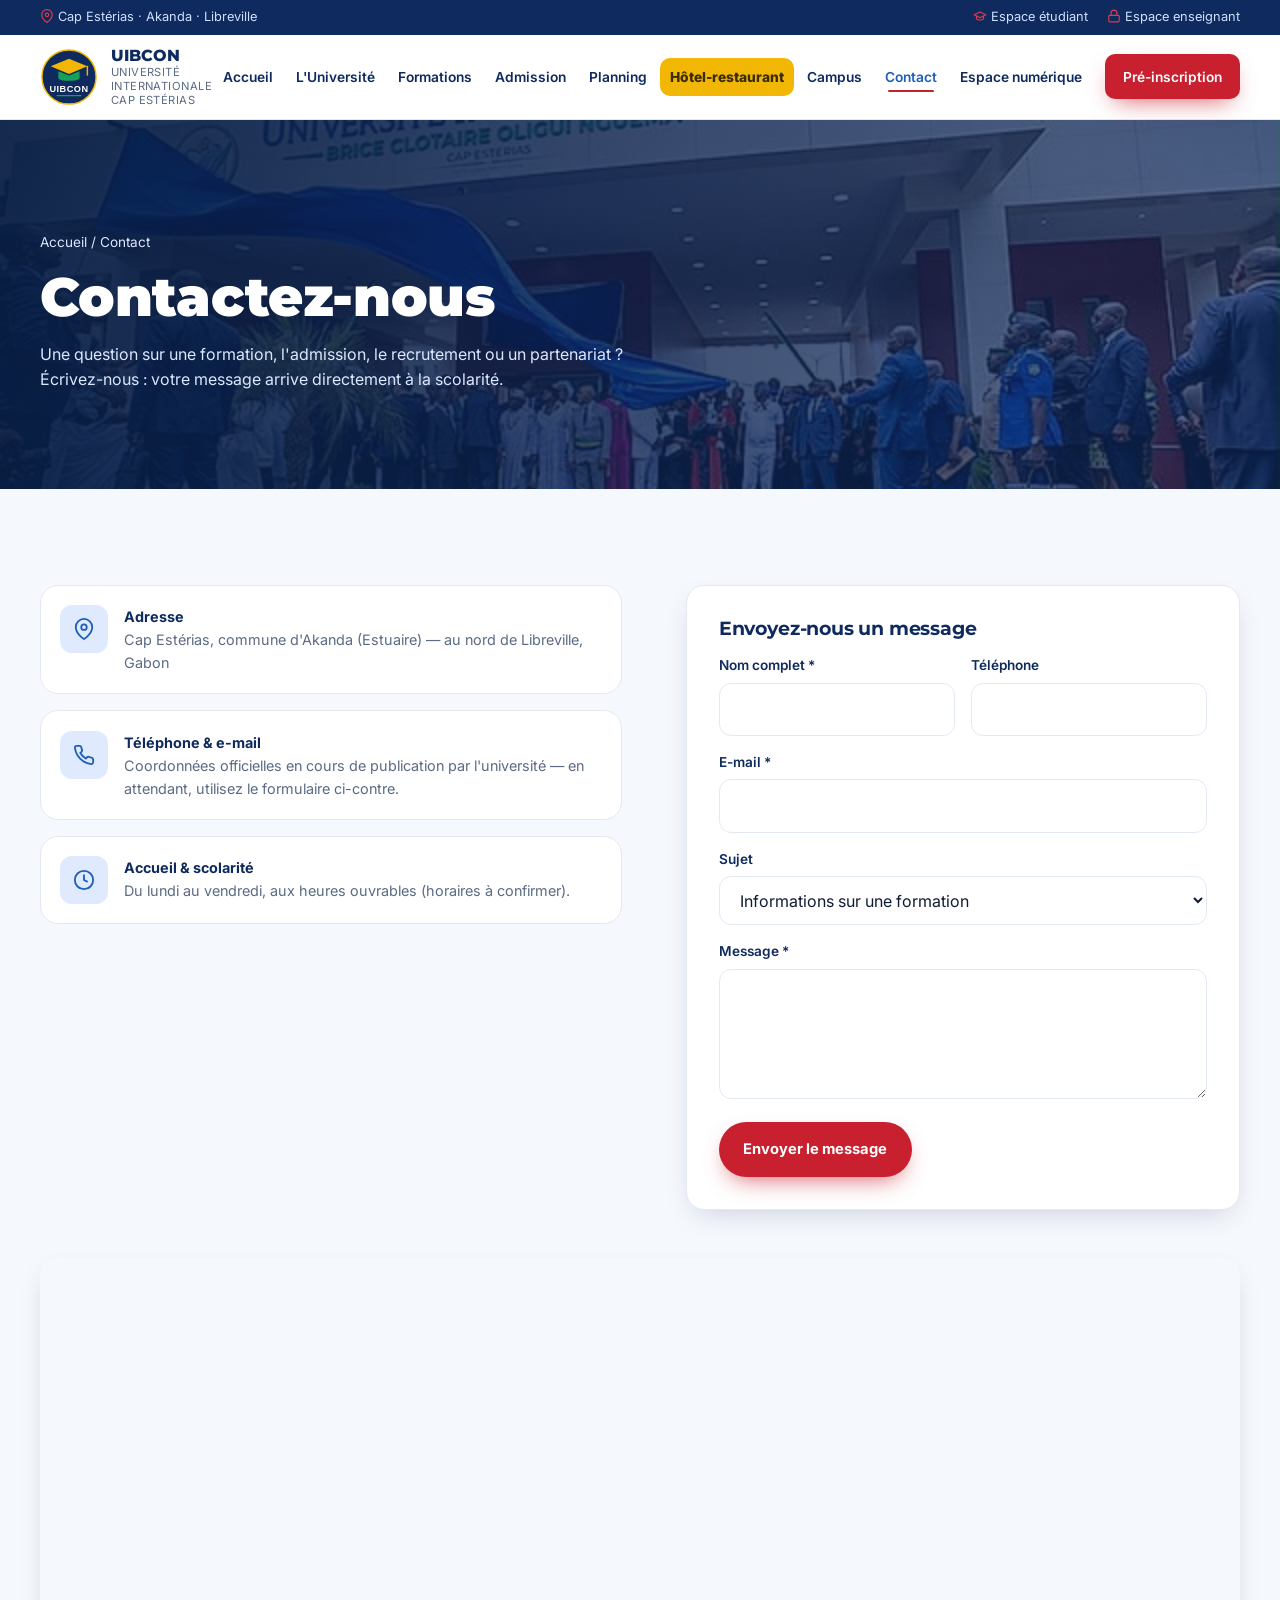
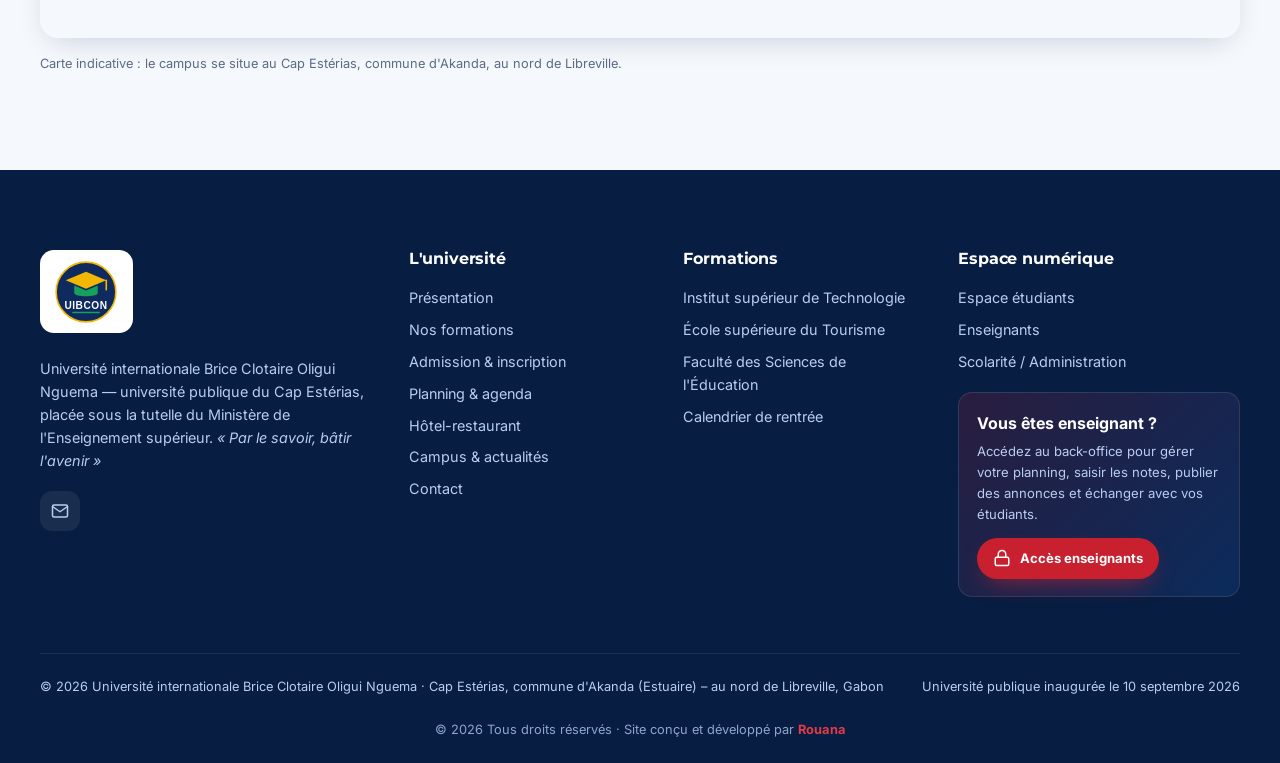
<file: contact.html>
<!doctype html>
<html lang="fr">
<head>
<meta charset="utf-8">
<meta name="viewport" content="width=device-width, initial-scale=1">
<meta name="color-scheme" content="only light">
<meta name="theme-color" content="#0f2a5e">
<title>Contact – UIBCON · Université internationale Brice Clotaire Oligui Nguema</title>
<meta name="description" content="Contactez l’Université internationale Brice Clotaire Oligui Nguema au Cap Estérias : adresse, formulaire de contact et informations pratiques.">
<link rel="icon" href="assets/img/logo-uibcon.svg">
<link rel="preconnect" href="https://fonts.googleapis.com"><link rel="preconnect" href="https://fonts.gstatic.com" crossorigin>
<link href="https://fonts.googleapis.com/css2?family=Inter:wght@400;500;600;700&family=Montserrat:wght@600;700;800;900&display=swap" rel="stylesheet">
<link rel="stylesheet" href="assets/css/style.css">
</head>
<body data-page="contact">
<div id="site-header"></div>

<header class="page-hero">
  <img class="bg" src="assets/img/facade-inauguration.jpg" alt="">
  <div class="wrap">
    <p class="crumbs"><a href="index.html">Accueil</a> / Contact</p>
    <h1>Contactez-nous</h1>
    <p>Une question sur une formation, l'admission, le recrutement ou un partenariat ? Écrivez-nous : votre message arrive directement à la scolarité.</p>
  </div>
</header>

<section>
  <div class="wrap split" style="align-items:start">
    <div class="cinfo">
      <a class="citem rv" href="https://www.google.com/maps/search/?api=1&query=Cap+Esterias+Akanda+Gabon" target="_blank" rel="noopener"><span class="ic"><svg viewBox="0 0 24 24" fill="none" stroke="currentColor" stroke-width="2"><path d="M21 10c0 7-9 13-9 13s-9-6-9-13a9 9 0 0118 0z"/><circle cx="12" cy="10" r="3"/></svg></span><span><b>Adresse</b><span>Cap Estérias, commune d'Akanda (Estuaire) — au nord de Libreville, Gabon</span></span></a>
      <div class="citem rv d1"><span class="ic"><svg viewBox="0 0 24 24" fill="none" stroke="currentColor" stroke-width="2"><path d="M22 16.9v3a2 2 0 01-2.2 2 19.8 19.8 0 01-8.6-3.1 19.5 19.5 0 01-6-6A19.8 19.8 0 012.1 4.2 2 2 0 014.1 2h3a2 2 0 012 1.7c.1.9.4 1.8.7 2.7a2 2 0 01-.5 2.1L8 9.8a16 16 0 006 6l1.3-1.3a2 2 0 012.1-.4c.9.3 1.8.6 2.7.7a2 2 0 011.7 2z"/></svg></span><span><b>Téléphone & e-mail</b><span>Coordonnées officielles en cours de publication par l'université — en attendant, utilisez le formulaire ci-contre.</span></span></div>
                  <div class="citem rv d3"><span class="ic"><svg viewBox="0 0 24 24" fill="none" stroke="currentColor" stroke-width="2"><circle cx="12" cy="12" r="10"/><path d="M12 6v6l4 2"/></svg></span><span><b>Accueil & scolarité</b><span>Du lundi au vendredi, aux heures ouvrables (horaires à confirmer).</span></span></div>
    </div>
    <form class="panel form rv" id="contact-form">
      <h3 style="color:var(--navy)">Envoyez-nous un message</h3>
      <div class="row"><div class="field"><label for="c-nom">Nom complet *</label><input id="c-nom" name="nom" required autocomplete="name"></div><div class="field"><label for="c-tel">Téléphone</label><input id="c-tel" name="tel" type="tel" autocomplete="tel"></div></div>
      <div class="field"><label for="c-email">E-mail *</label><input id="c-email" name="email" type="email" required autocomplete="email"></div>
      <div class="field"><label for="c-sujet">Sujet</label><select id="c-sujet" name="sujet"><option>Informations sur une formation</option><option>Admission / inscription</option><option>Partenariat / entreprise</option><option>Recrutement</option><option>Hébergement / résidence</option><option>Autre</option></select></div>
      <div class="field"><label for="c-msg">Message *</label><textarea id="c-msg" name="message" required></textarea></div>
      <button class="btn btn-orange" type="submit" style="justify-self:start">Envoyer le message</button>
    </form>
  </div>
  <div class="wrap">
    <iframe class="map" title="Carte – Cap Estérias" loading="lazy" referrerpolicy="no-referrer-when-downgrade" src="https://www.openstreetmap.org/export/embed.html?bbox=9.27%2C0.54%2C9.40%2C0.65&amp;layer=mapnik&amp;marker=0.5900%2C9.3300"></iframe>
    <p style="font-size:.8rem;color:var(--muted);margin-top:.5rem">Carte indicative : le campus se situe au Cap Estérias, commune d'Akanda, au nord de Libreville.</p>
  </div>
</section>

<div id="site-footer"></div>
<script src="assets/js/data.js"></script>
<script src="assets/js/config.js"></script>
<script src="assets/js/store.js"></script>
<script src="assets/js/main.js"></script>
</body>
</html>
</file>
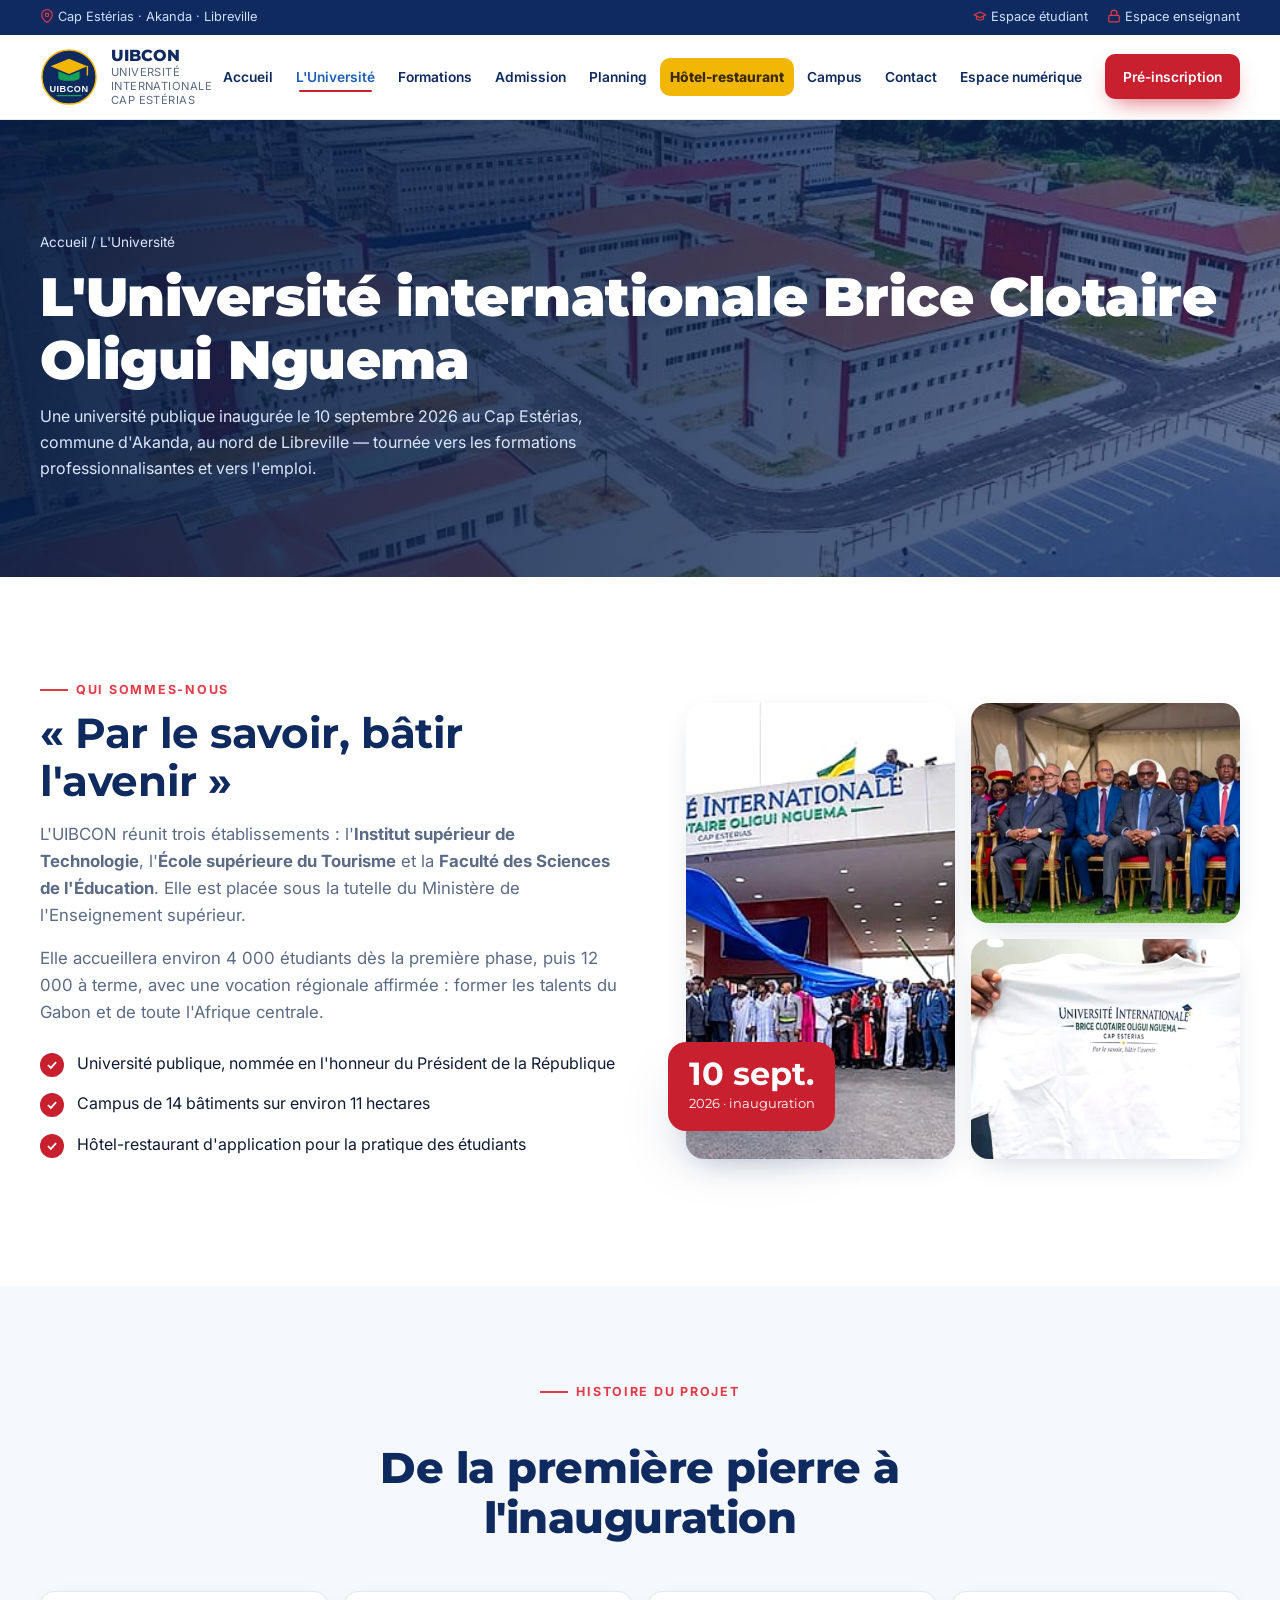
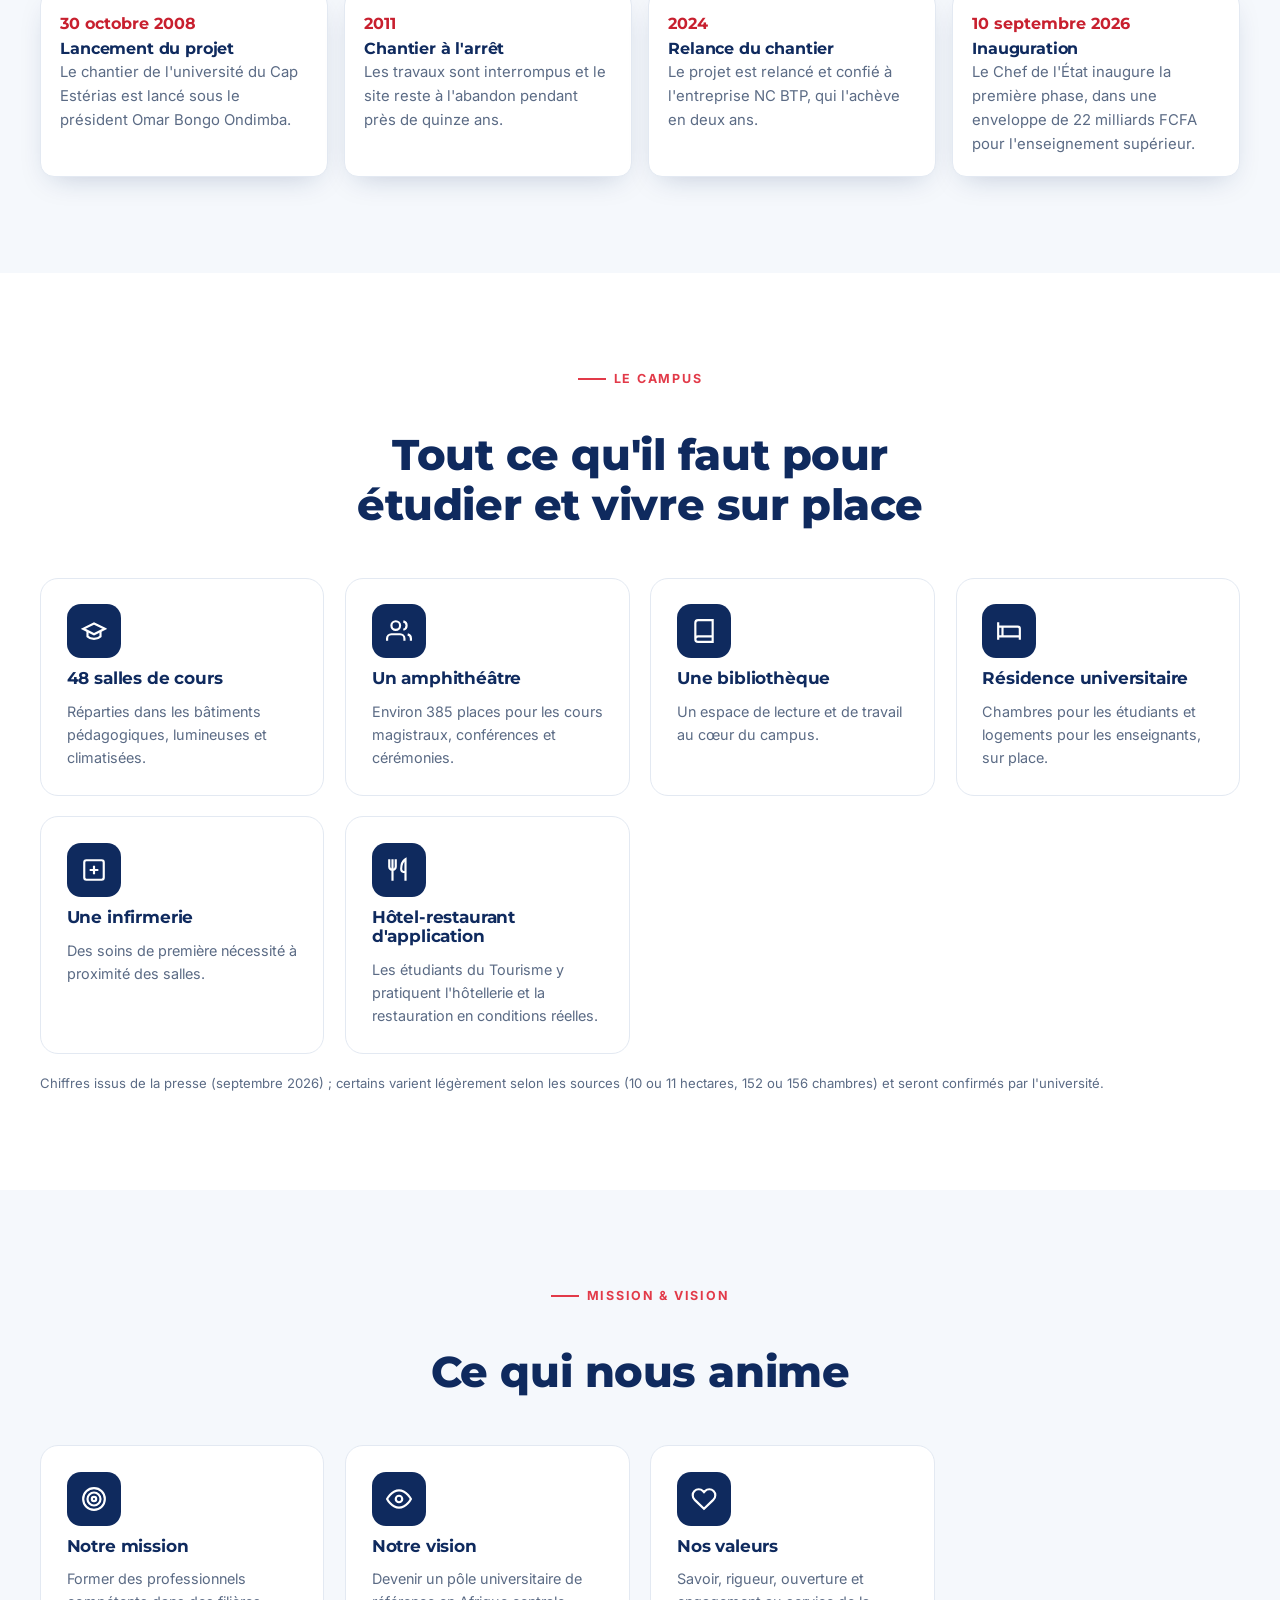
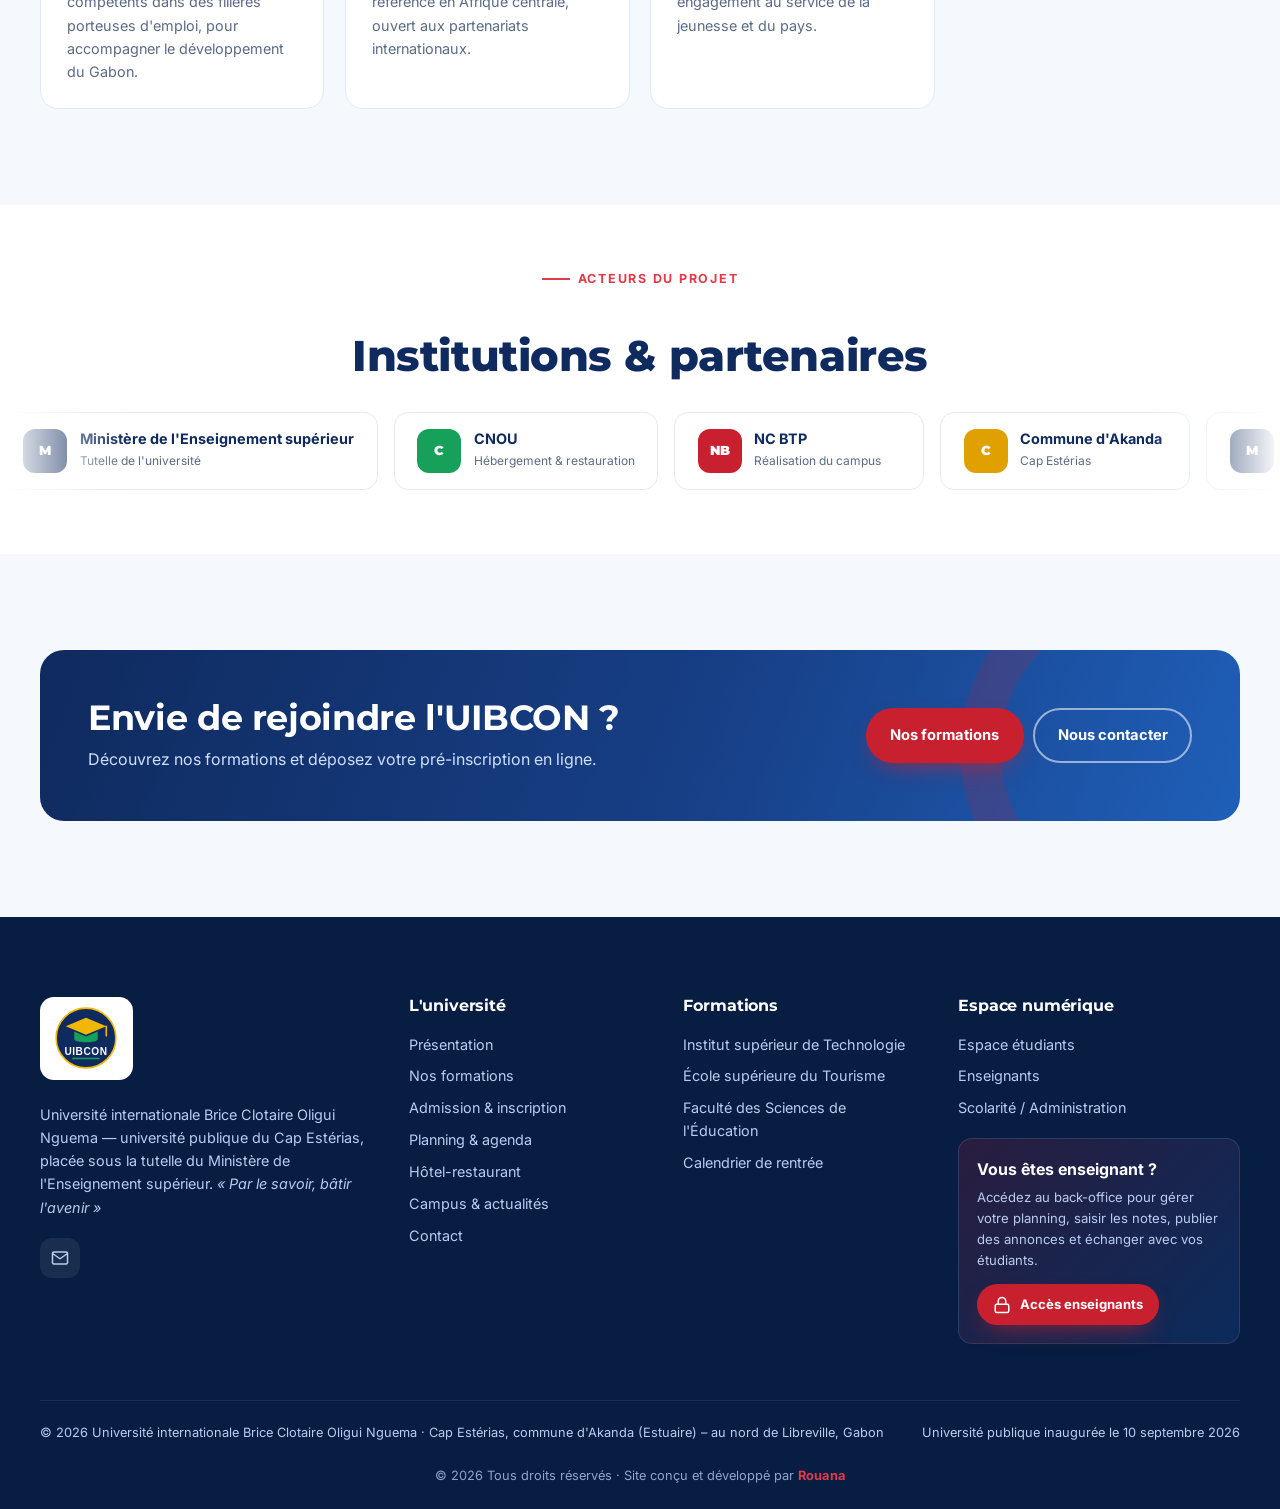
<file: ecole.html>
<!doctype html>
<html lang="fr">
<head>
<meta charset="utf-8">
<meta name="viewport" content="width=device-width, initial-scale=1">
<meta name="color-scheme" content="only light">
<meta name="theme-color" content="#0f2a5e">
<title>L'Université – UIBCON · Université internationale Brice Clotaire Oligui Nguema</title>
<meta name="description" content="Présentation de l'Université internationale Brice Clotaire Oligui Nguema : histoire du projet, campus du Cap Estérias, établissements et vocation régionale.">
<link rel="icon" href="assets/img/logo-uibcon.svg">
<link rel="preconnect" href="https://fonts.googleapis.com"><link rel="preconnect" href="https://fonts.gstatic.com" crossorigin>
<link href="https://fonts.googleapis.com/css2?family=Inter:wght@400;500;600;700&family=Montserrat:wght@600;700;800;900&display=swap" rel="stylesheet">
<link rel="stylesheet" href="assets/css/style.css">
</head>
<body data-page="ecole">
<div id="site-header"></div>

<header class="page-hero">
  <img class="bg" src="assets/img/campus-vue-haute.jpg" alt="">
  <div class="wrap">
    <p class="crumbs"><a href="index.html">Accueil</a> / L'Université</p>
    <h1>L'Université internationale Brice Clotaire Oligui Nguema</h1>
    <p>Une université publique inaugurée le 10 septembre 2026 au Cap Estérias, commune d'Akanda, au nord de Libreville — tournée vers les formations professionnalisantes et vers l'emploi.</p>
  </div>
</header>

<section class="bg-white">
  <div class="wrap split">
    <div>
      <span class="eyebrow rv">Qui sommes-nous</span>
      <h2 class="rv d1" style="font-size:clamp(1.8rem,3.4vw,2.6rem);color:var(--navy);margin:.6rem 0 1rem">« Par le savoir, bâtir l'avenir »</h2>
      <p class="lead-p rv d2">L'UIBCON réunit trois établissements : l'<b>Institut supérieur de Technologie</b>, l'<b>École supérieure du Tourisme</b> et la <b>Faculté des Sciences de l'Éducation</b>. Elle est placée sous la tutelle du Ministère de l'Enseignement supérieur.</p>
      <p class="lead-p rv d2" style="margin-top:1rem">Elle accueillera environ 4 000 étudiants dès la première phase, puis 12 000 à terme, avec une vocation régionale affirmée : former les talents du Gabon et de toute l'Afrique centrale.</p>
      <ul class="checks rv d3">
        <li>Université publique, nommée en l'honneur du Président de la République</li>
        <li>Campus de 14 bâtiments sur environ 11 hectares</li>
        <li>Hôtel-restaurant d'application pour la pratique des étudiants</li>
      </ul>
    </div>
    <div class="mosaic rv">
      <img src="assets/img/facade-inauguration.jpg" alt="Façade de l'université le jour de l'inauguration" loading="lazy" style="object-position:center 30%">
      <img src="assets/img/ceremonie-officiels.jpg" alt="Cérémonie d'inauguration" loading="lazy">
      <img src="assets/img/tshirt-uibcon.jpg" alt="Logo de l'université" loading="lazy">
      <div class="badge"><b>10 sept.</b><span>2026 · inauguration</span></div>
    </div>
  </div>
</section>

<section>
  <div class="wrap">
    <div class="center"><div class="sec-head"><span class="eyebrow">Histoire du projet</span><h2>De la première pierre à l'inauguration</h2></div></div>
    <div class="timeline hist">
      <div class="tl rv"><b>30 octobre 2008</b><h4>Lancement du projet</h4><p>Le chantier de l'université du Cap Estérias est lancé sous le président Omar Bongo Ondimba.</p></div>
      <div class="tl rv d1"><b>2011</b><h4>Chantier à l'arrêt</h4><p>Les travaux sont interrompus et le site reste à l'abandon pendant près de quinze ans.</p></div>
      <div class="tl rv d2"><b>2024</b><h4>Relance du chantier</h4><p>Le projet est relancé et confié à l'entreprise NC BTP, qui l'achève en deux ans.</p></div>
      <div class="tl rv d3"><b>10 septembre 2026</b><h4>Inauguration</h4><p>Le Chef de l'État inaugure la première phase, dans une enveloppe de 22 milliards FCFA pour l'enseignement supérieur.</p></div>
    </div>
  </div>
</section>

<section class="bg-white">
  <div class="wrap">
    <div class="center"><div class="sec-head"><span class="eyebrow">Le campus</span><h2>Tout ce qu'il faut pour étudier et vivre sur place</h2></div></div>
    <div class="cards">
      <div class="fcard rv"><div class="ic"><svg viewBox="0 0 24 24" fill="none" stroke="currentColor" stroke-width="2"><path d="M22 10L12 5 2 10l10 5 10-5z"/><path d="M6 12v5c3 3 9 3 12 0v-5"/></svg></div><h3>48 salles de cours</h3><p>Réparties dans les bâtiments pédagogiques, lumineuses et climatisées.</p></div>
      <div class="fcard rv d1"><div class="ic"><svg viewBox="0 0 24 24" fill="none" stroke="currentColor" stroke-width="2"><path d="M17 21v-2a4 4 0 00-4-4H5a4 4 0 00-4 4v2"/><circle cx="9" cy="7" r="4"/><path d="M23 21v-2a4 4 0 00-3-3.87M16 3.13a4 4 0 010 7.75"/></svg></div><h3>Un amphithéâtre</h3><p>Environ 385 places pour les cours magistraux, conférences et cérémonies.</p></div>
      <div class="fcard rv d2"><div class="ic"><svg viewBox="0 0 24 24" fill="none" stroke="currentColor" stroke-width="2"><path d="M4 19.5A2.5 2.5 0 016.5 17H20V2H6.5A2.5 2.5 0 004 4.5v15zM4 19.5A2.5 2.5 0 006.5 22H20v-5"/></svg></div><h3>Une bibliothèque</h3><p>Un espace de lecture et de travail au cœur du campus.</p></div>
      <div class="fcard rv d3"><div class="ic"><svg viewBox="0 0 24 24" fill="none" stroke="currentColor" stroke-width="2"><path d="M2 4v16M2 8h18a2 2 0 012 2v10M2 17h20M6 8v9"/></svg></div><h3>Résidence universitaire</h3><p>Chambres pour les étudiants et logements pour les enseignants, sur place.</p></div>
      <div class="fcard rv"><div class="ic"><svg viewBox="0 0 24 24" fill="none" stroke="currentColor" stroke-width="2"><rect x="3" y="3" width="18" height="18" rx="2"/><path d="M12 8v8M8 12h8"/></svg></div><h3>Une infirmerie</h3><p>Des soins de première nécessité à proximité des salles.</p></div>
      <div class="fcard rv d1"><div class="ic"><svg viewBox="0 0 24 24" fill="none" stroke="currentColor" stroke-width="2"><path d="M3 2v7a3 3 0 003 3h0a3 3 0 003-3V2M6 2v20M18 22V2c-3 2-4 5-4 9 0 2 1 3 4 3"/></svg></div><h3>Hôtel-restaurant d'application</h3><p>Les étudiants du Tourisme y pratiquent l'hôtellerie et la restauration en conditions réelles.</p></div>
    </div>
    <p style="font-size:.82rem;color:var(--muted);margin-top:1.2rem">Chiffres issus de la presse (septembre 2026) ; certains varient légèrement selon les sources (10 ou 11 hectares, 152 ou 156 chambres) et seront confirmés par l'université.</p>
  </div>
</section>

<section>
  <div class="wrap">
    <div class="center"><div class="sec-head"><span class="eyebrow">Mission & vision</span><h2>Ce qui nous anime</h2></div></div>
    <div class="cards">
      <div class="fcard rv"><div class="ic"><svg viewBox="0 0 24 24" fill="none" stroke="currentColor" stroke-width="2"><circle cx="12" cy="12" r="10"/><circle cx="12" cy="12" r="6"/><circle cx="12" cy="12" r="2"/></svg></div><h3>Notre mission</h3><p>Former des professionnels compétents dans des filières porteuses d'emploi, pour accompagner le développement du Gabon.</p></div>
      <div class="fcard rv d1"><div class="ic"><svg viewBox="0 0 24 24" fill="none" stroke="currentColor" stroke-width="2"><path d="M1 12s4-8 11-8 11 8 11 8-4 8-11 8-11-8-11-8z"/><circle cx="12" cy="12" r="3"/></svg></div><h3>Notre vision</h3><p>Devenir un pôle universitaire de référence en Afrique centrale, ouvert aux partenariats internationaux.</p></div>
      <div class="fcard rv d2"><div class="ic"><svg viewBox="0 0 24 24" fill="none" stroke="currentColor" stroke-width="2"><path d="M20.8 4.6a5.5 5.5 0 00-7.8 0L12 5.7l-1-1.1a5.5 5.5 0 00-7.8 7.8l1 1.1L12 21l7.8-7.5 1-1.1a5.5 5.5 0 000-7.8z"/></svg></div><h3>Nos valeurs</h3><p>Savoir, rigueur, ouverture et engagement au service de la jeunesse et du pays.</p></div>
    </div>
  </div>
</section>

<section class="bg-white" style="padding:4rem 0">
  <div class="wrap"><div class="center"><div class="sec-head" style="margin-bottom:2rem"><span class="eyebrow">Acteurs du projet</span><h2>Institutions & partenaires</h2></div></div></div>
  <div class="marquee"><div class="track" id="partners"></div></div>
</section>

<section>
  <div class="wrap"><div class="band rv">
    <div><h2>Envie de rejoindre l'UIBCON ?</h2><p>Découvrez nos formations et déposez votre pré-inscription en ligne.</p></div>
    <div style="display:flex;gap:.6rem;flex-wrap:wrap"><a class="btn btn-orange" href="formations.html">Nos formations</a><a class="btn btn-ghost" href="contact.html">Nous contacter</a></div>
  </div></div>
</section>

<div id="site-footer"></div>
<script src="assets/js/data.js"></script>
<script src="assets/js/config.js"></script>
<script src="assets/js/store.js"></script>
<script src="assets/js/main.js"></script>
</body>
</html>
</file>
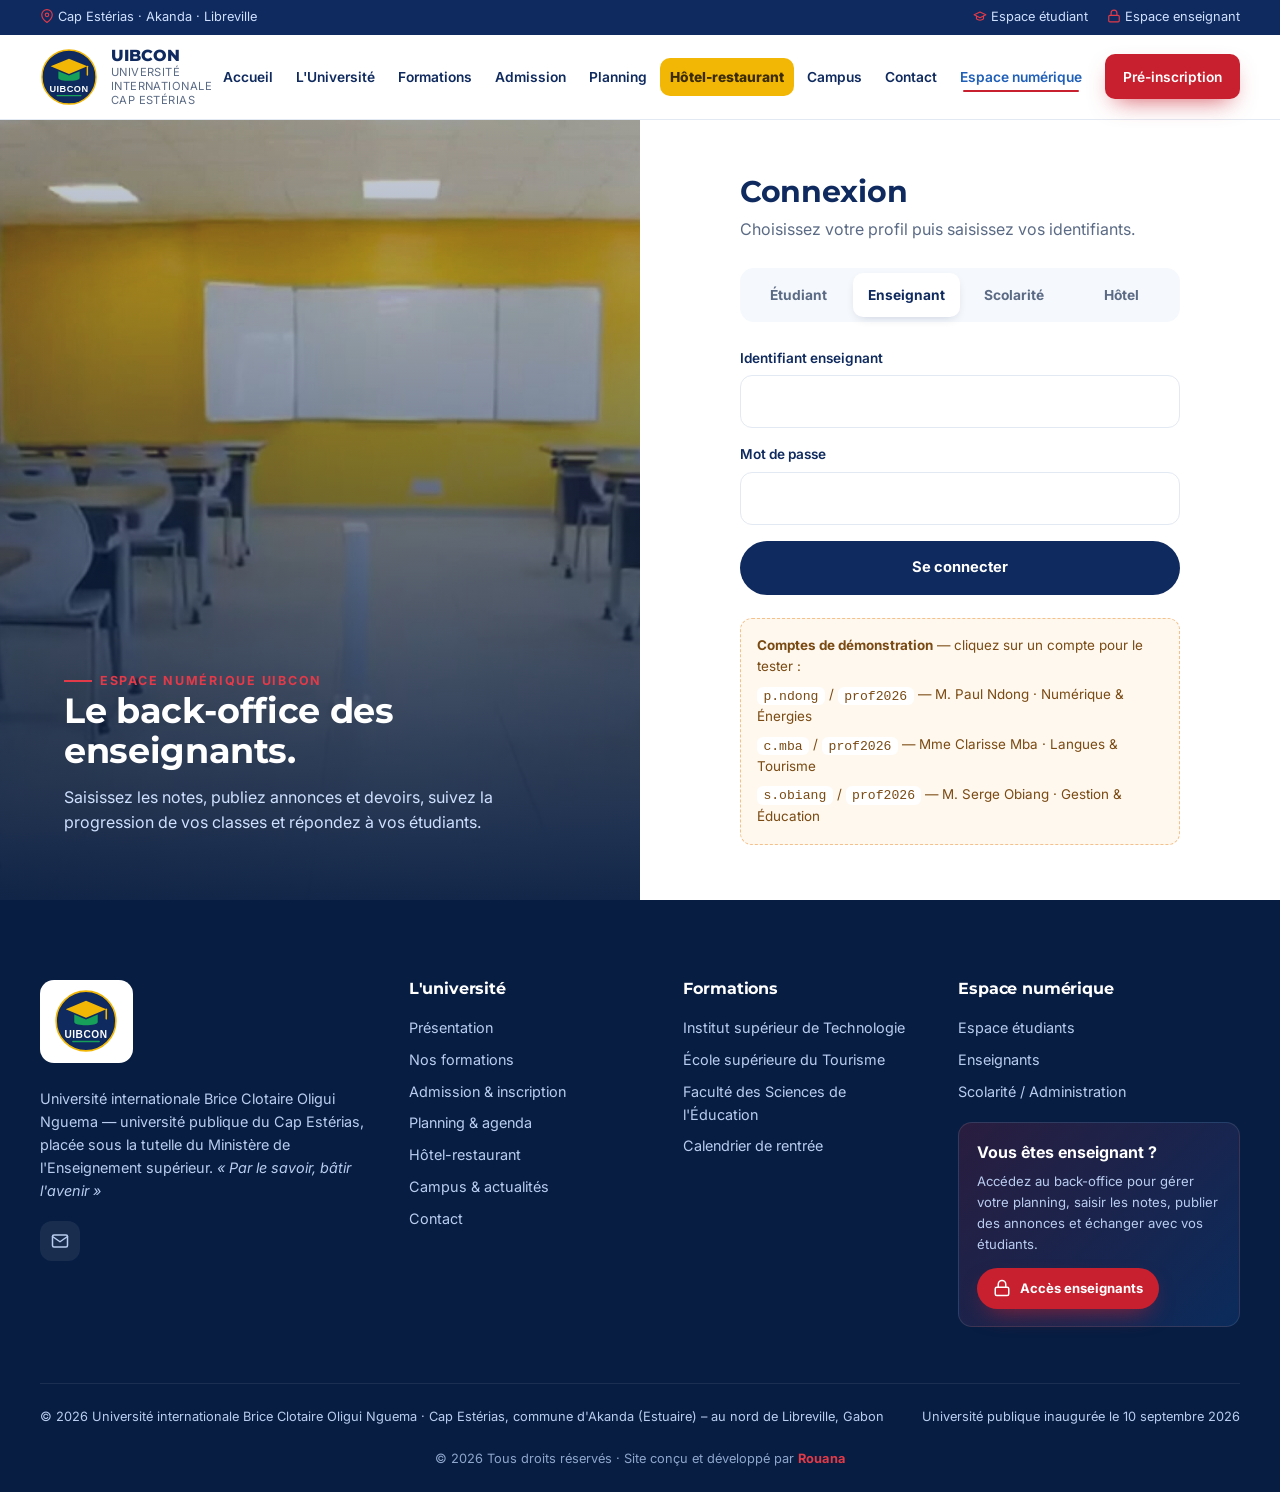
<file: enseignant.html>
<!doctype html>
<html lang="fr">
<head>
<meta charset="utf-8">
<meta name="viewport" content="width=device-width, initial-scale=1">
<meta name="color-scheme" content="only light">
<meta name="theme-color" content="#0f2a5e">
<title>Back-office enseignants – UIBCON</title>
<meta name="robots" content="noindex">
<link rel="icon" href="assets/img/logo-uibcon.svg">
<link rel="preconnect" href="https://fonts.googleapis.com"><link rel="preconnect" href="https://fonts.gstatic.com" crossorigin>
<link href="https://fonts.googleapis.com/css2?family=Inter:wght@400;500;600;700&family=Montserrat:wght@600;700;800;900&display=swap" rel="stylesheet">
<link rel="stylesheet" href="assets/css/style.css">
</head>
<body data-page="portal">
<div class="app">
  <aside class="sidebar" id="sb"></aside>
  <main class="app-main">
    <div class="app-top">
      <div style="display:flex;gap:.8rem;align-items:center"><button class="sb-toggle" id="sbt" aria-label="Menu"><svg width="22" height="22" viewBox="0 0 24 24" fill="none" stroke="currentColor" stroke-width="2" stroke-linecap="round"><path d="M3 6h18M3 12h18M3 18h18"/></svg></button><div><h1 id="vt"></h1><p id="vs"></p></div></div>
      <div class="top-actions"><div class="who" id="who"></div><a class="tbtn" href="index.html" title="Retour au site" aria-label="Retour au site"><svg viewBox="0 0 24 24" fill="none" stroke="currentColor" stroke-width="2" stroke-linecap="round" stroke-linejoin="round"><path d="M3 9l9-7 9 7v11a2 2 0 01-2 2H5a2 2 0 01-2-2z"/><path d="M9 22V12h6v10"/></svg><span>Site</span></a><button class="tbtn out" id="quit" title="Se déconnecter et quitter" aria-label="Sortir"><svg viewBox="0 0 24 24" fill="none" stroke="currentColor" stroke-width="2" stroke-linecap="round" stroke-linejoin="round"><path d="M9 21H5a2 2 0 01-2-2V5a2 2 0 012-2h4M16 17l5-5-5-5M21 12H9"/></svg><span>Sortir</span></button></div>
    </div>
    <div id="views"></div>
    <p class="notice">Mode démonstration : les données sont enregistrées dans ce navigateur. Pour un usage réel partagé entre tous les enseignants et étudiants, la même interface se branche sur une base de données en ligne.</p>
  </main>
</div>
<script src="assets/js/data.js"></script>
<script src="assets/js/config.js"></script>
<script src="assets/js/store.js"></script>
<script src="assets/js/main.js"></script>
<script src="assets/js/planning.js"></script>
<script src="assets/js/portal.js"></script>
<script>P.teacher();</script>
</body>
</html>
</file>
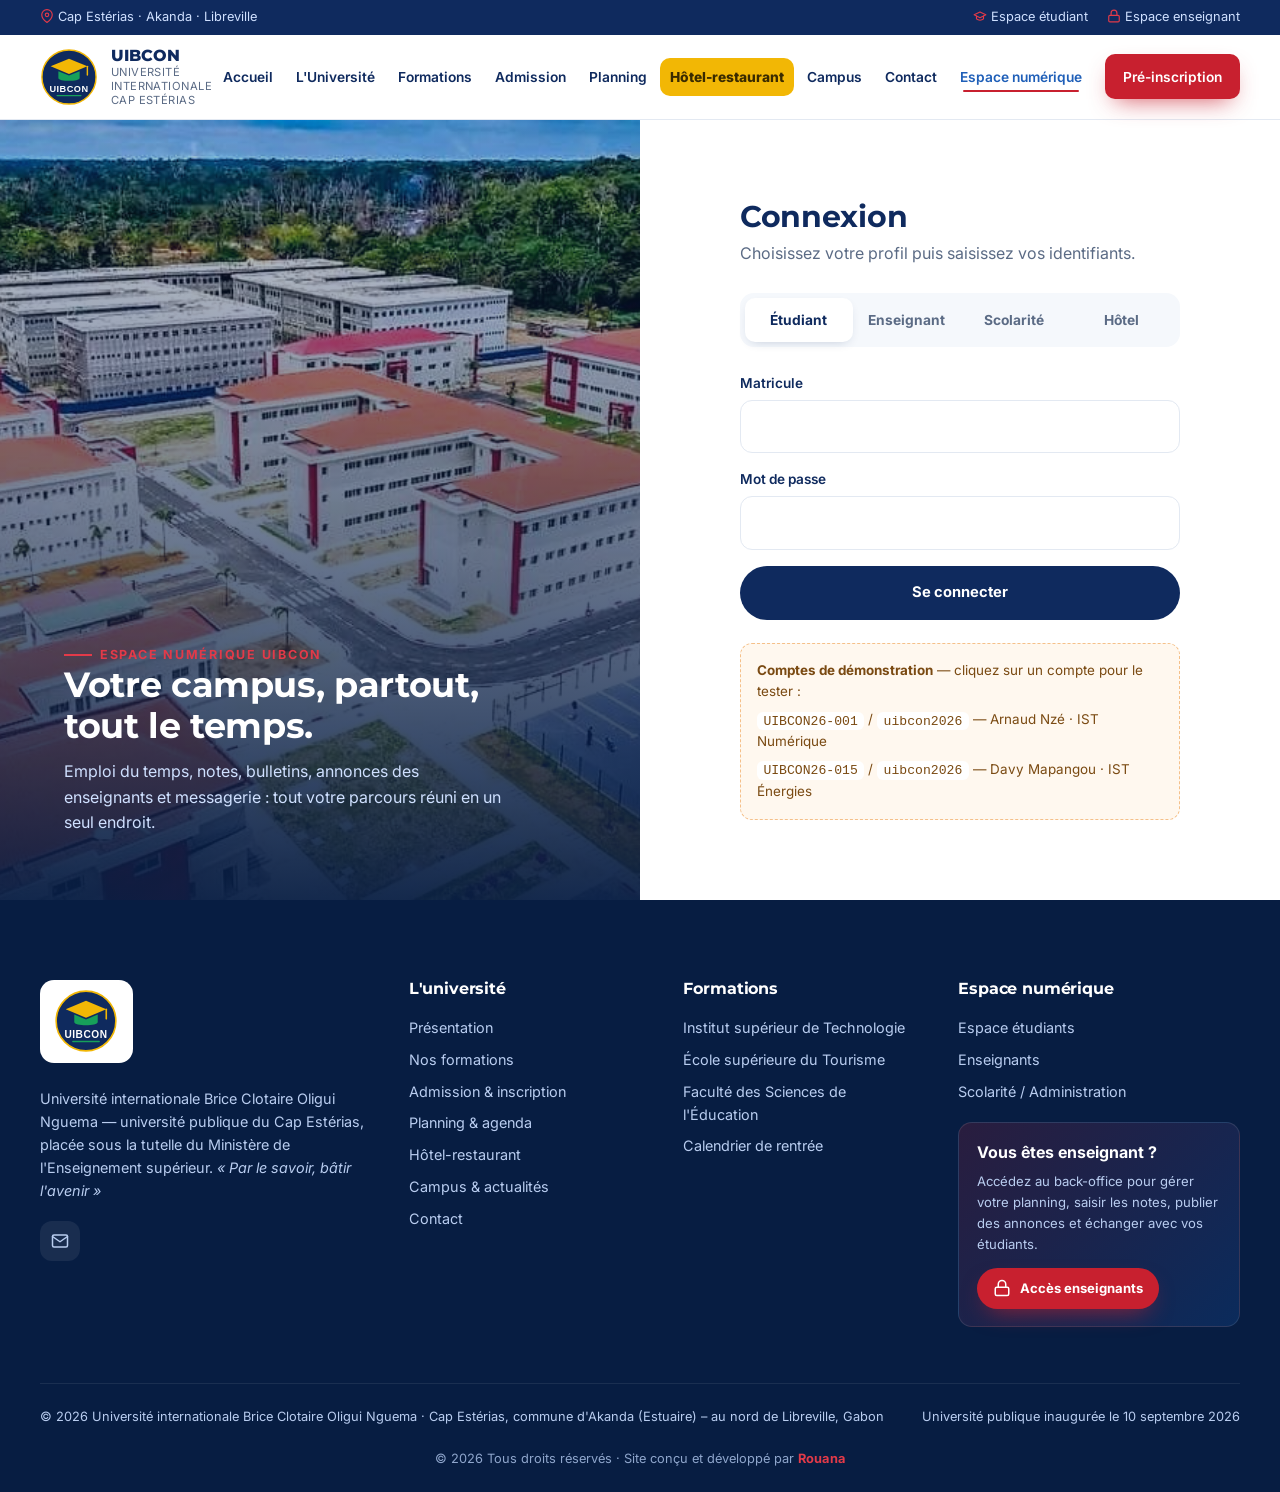
<file: espace.html>
<!doctype html>
<html lang="fr">
<head>
<meta charset="utf-8">
<meta name="viewport" content="width=device-width, initial-scale=1">
<meta name="color-scheme" content="only light">
<meta name="theme-color" content="#0f2a5e">
<title>Espace numérique – UIBCON · Université internationale Brice Clotaire Oligui Nguema</title>
<meta name="robots" content="noindex">
<link rel="icon" href="assets/img/logo-uibcon.svg">
<link rel="preconnect" href="https://fonts.googleapis.com"><link rel="preconnect" href="https://fonts.gstatic.com" crossorigin>
<link href="https://fonts.googleapis.com/css2?family=Inter:wght@400;500;600;700&family=Montserrat:wght@600;700;800;900&display=swap" rel="stylesheet">
<link rel="stylesheet" href="assets/css/style.css">
</head>
<body data-page="espace">
<div id="site-header"></div>

<div class="auth">
  <div class="side">
    <img id="side-img" src="assets/img/campus-aerien.jpg" alt="">
    <span class="eyebrow">Espace numérique UIBCON</span>
    <h2 id="side-title">Votre campus, partout, tout le temps.</h2>
    <p id="side-text">Emploi du temps, notes, bulletins, annonces des enseignants et messagerie : tout votre parcours réuni en un seul endroit.</p>
  </div>
  <div class="main">
    <div class="box">
      <h1>Connexion</h1>
      <p style="color:var(--muted)">Choisissez votre profil puis saisissez vos identifiants.</p>
      <div class="role-sw" role="tablist">
        <button type="button" data-role="etudiant" class="on">Étudiant</button>
        <button type="button" data-role="enseignant">Enseignant</button>
        <button type="button" data-role="admin">Scolarité</button>
        <button type="button" data-role="hotel">Hôtel</button>
      </div>
      <form class="form" id="login-form">
        <div class="field"><label for="login" id="login-label">Matricule</label><input id="login" name="login" required autocomplete="username"></div>
        <div class="field"><label for="pwd">Mot de passe</label><input id="pwd" name="pwd" type="password" required autocomplete="current-password"></div>
        <button class="btn btn-navy" type="submit" style="justify-content:center">Se connecter</button>
      </form>
      <div class="demo" id="demo"></div>
    </div>
  </div>
</div>

<div id="site-footer"></div>
<script src="assets/js/data.js"></script>
<script src="assets/js/config.js"></script>
<script src="assets/js/store.js"></script>
<script src="assets/js/main.js"></script>
<script>
(() => {
  const cfg = {
    etudiant: {label:"Matricule", img:"campus-vue-haute", t:"Votre campus, partout, tout le temps.", p:"Emploi du temps, notes, bulletins, annonces des enseignants et messagerie : tout votre parcours réuni en un seul endroit.", demo:[["UIBCON26-001","uibcon2026","Arnaud Nzé · IST Numérique"],["UIBCON26-015","uibcon2026","Davy Mapangou · IST Énergies"]], go:"etudiant.html"},
    enseignant: {label:"Identifiant enseignant", img:"salle-de-cours", t:"Le back-office des enseignants.", p:"Saisissez les notes, publiez annonces et devoirs, suivez la progression de vos classes et répondez à vos étudiants.", demo:[["p.ndong","prof2026","M. Paul Ndong · Numérique & Énergies"],["c.mba","prof2026","Mme Clarisse Mba · Langues & Tourisme"],["s.obiang","prof2026","M. Serge Obiang · Gestion & Éducation"]], go:"enseignant.html"},
    hotel: {label:"Identifiant hôtel-restaurant", img:"campus-aerien", t:"La gestion de l'hôtel-restaurant.", p:"Planning des chambres, réservations, restaurant et carte, équipe de stagiaires : tout l'établissement en un seul endroit.", demo:[["hotel","hotel2026","Direction de l'hôtel-restaurant"]], go:"gestion-hotel.html"},
    admin: {label:"Identifiant administration", img:"pedagogique-a", t:"Pilotage de la scolarité.", p:"Planning des salles, emplois du temps, pré-inscriptions, messages du site, résultats par classe et annonces à toute l'université.", demo:[["scolarite","admin2026","Service Scolarité"]], go:"enseignant.html"},
  };
  let role = new URLSearchParams(location.search).get("role");
  if (!cfg[role]) role = "etudiant";
  const set = r => {
    role = r; const c = cfg[r];
    document.querySelectorAll(".role-sw button").forEach(b => b.classList.toggle("on", b.dataset.role === r));
    document.getElementById("login-label").textContent = c.label;
    const img = document.getElementById("side-img"); img.src = `assets/img/${c.img}.jpg`;
    document.getElementById("side-title").textContent = c.t; document.getElementById("side-text").textContent = c.p;
    const dm = document.getElementById("demo"); dm.style.display = (window.ESM_CONFIG || {}).showDemo === false ? "none" : "";
    dm.innerHTML = `<b>Comptes de démonstration</b> — cliquez sur un compte pour le tester :<br>` + c.demo.map(([l, p, n]) => `<div style="margin-top:.4rem"><code data-l="${l}" data-p="${p}">${l}</code> / <code data-l="${l}" data-p="${p}">${p}</code> — ${n}</div>`).join("");
  };
  document.querySelector(".role-sw").addEventListener("click", e => { const b = e.target.closest("button"); if (b) set(b.dataset.role); });
  document.getElementById("demo").addEventListener("click", e => { const c = e.target.closest("code"); if (!c) return; document.getElementById("login").value = c.dataset.l; document.getElementById("pwd").value = c.dataset.p; });
  document.getElementById("login-form").addEventListener("submit", async e => {
    e.preventDefault();
    const btn = e.target.querySelector("button"); btn.disabled = true; btn.textContent = "Connexion…";
    let u = null;
    try { u = await Store.login(e.target.login.value, e.target.pwd.value, role); } catch (err) { toast("Connexion au serveur impossible.", "err"); }
    btn.disabled = false; btn.textContent = "Se connecter";
    if (!u) return toast("Identifiants incorrects pour ce profil.", "err");
    toast(`Bienvenue ${u.prenom} !`, "ok");
    const nx = new URLSearchParams(location.search).get("next"); setTimeout(() => location.href = (role === "admin" && /^gestion-hotel.html$/.test(nx || "")) ? nx : cfg[role].go, 500);
  });
  set(role);
  // Accès en un clic depuis l'accueil (?demo=1) : connexion automatique au compte de démonstration
  const P = new URLSearchParams(location.search), E = (typeof ESPACES !== "undefined" ? ESPACES : []).find(x => x.role === role) || (role === "hotel" ? {role:"hotel", t:"Hôtel", demo:{login:cfg.hotel.demo[0][0], pwd:cfg.hotel.demo[0][1]}} : null);
  if (P.get("demo") === "1" && E && (window.ESM_CONFIG || {}).showDemo !== false) {
    document.getElementById("login").value = E.demo.login; document.getElementById("pwd").value = E.demo.pwd;
    toast(`Connexion à l'espace ${E.t.toLowerCase()} de démonstration…`);
    setTimeout(() => document.getElementById("login-form").requestSubmit(), 700);
  }
})();
</script>
</body>
</html>
</file>
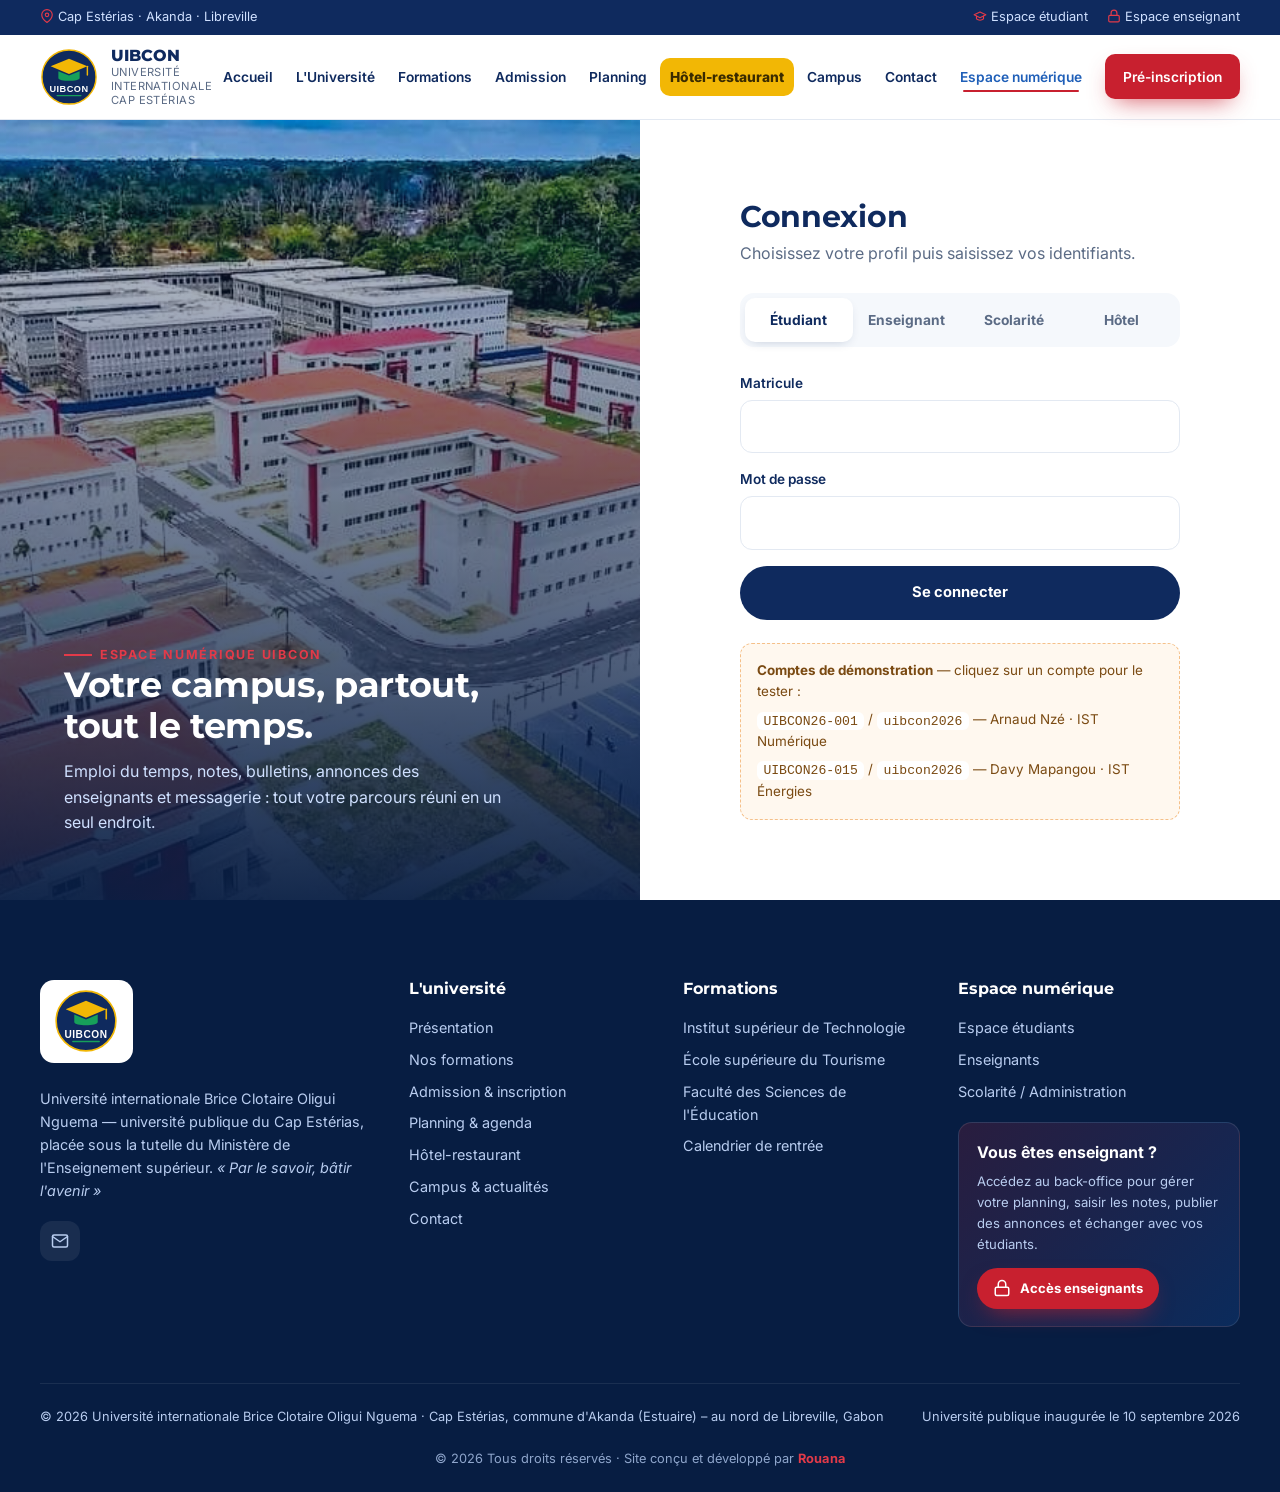
<file: etudiant.html>
<!doctype html>
<html lang="fr">
<head>
<meta charset="utf-8">
<meta name="viewport" content="width=device-width, initial-scale=1">
<meta name="color-scheme" content="only light">
<meta name="theme-color" content="#0f2a5e">
<title>Espace étudiant – UIBCON</title>
<meta name="robots" content="noindex">
<link rel="icon" href="assets/img/logo-uibcon.svg">
<link rel="preconnect" href="https://fonts.googleapis.com"><link rel="preconnect" href="https://fonts.gstatic.com" crossorigin>
<link href="https://fonts.googleapis.com/css2?family=Inter:wght@400;500;600;700&family=Montserrat:wght@600;700;800;900&display=swap" rel="stylesheet">
<link rel="stylesheet" href="assets/css/style.css">
</head>
<body data-page="portal">
<div class="app">
  <aside class="sidebar" id="sb"></aside>
  <main class="app-main">
    <div class="app-top">
      <div style="display:flex;gap:.8rem;align-items:center"><button class="sb-toggle" id="sbt" aria-label="Menu"><svg width="22" height="22" viewBox="0 0 24 24" fill="none" stroke="currentColor" stroke-width="2" stroke-linecap="round"><path d="M3 6h18M3 12h18M3 18h18"/></svg></button><div><h1 id="vt"></h1><p id="vs"></p></div></div>
      <div class="top-actions"><div class="who" id="who"></div><a class="tbtn" href="index.html" title="Retour au site" aria-label="Retour au site"><svg viewBox="0 0 24 24" fill="none" stroke="currentColor" stroke-width="2" stroke-linecap="round" stroke-linejoin="round"><path d="M3 9l9-7 9 7v11a2 2 0 01-2 2H5a2 2 0 01-2-2z"/><path d="M9 22V12h6v10"/></svg><span>Site</span></a><button class="tbtn out" id="quit" title="Se déconnecter et quitter" aria-label="Sortir"><svg viewBox="0 0 24 24" fill="none" stroke="currentColor" stroke-width="2" stroke-linecap="round" stroke-linejoin="round"><path d="M9 21H5a2 2 0 01-2-2V5a2 2 0 012-2h4M16 17l5-5-5-5M21 12H9"/></svg><span>Sortir</span></button></div>
    </div>
    <div id="views"></div>
    <p class="notice">Mode démonstration : les données sont enregistrées dans ce navigateur. Pour un usage réel partagé entre tous les enseignants et étudiants, la même interface se branche sur une base de données en ligne.</p>
  </main>
</div>
<script src="assets/js/data.js"></script>
<script src="assets/js/config.js"></script>
<script src="assets/js/store.js"></script>
<script src="assets/js/main.js"></script>
<script src="assets/js/planning.js"></script>
<script src="assets/js/portal.js"></script>
<script>P.student();</script>
</body>
</html>
</file>
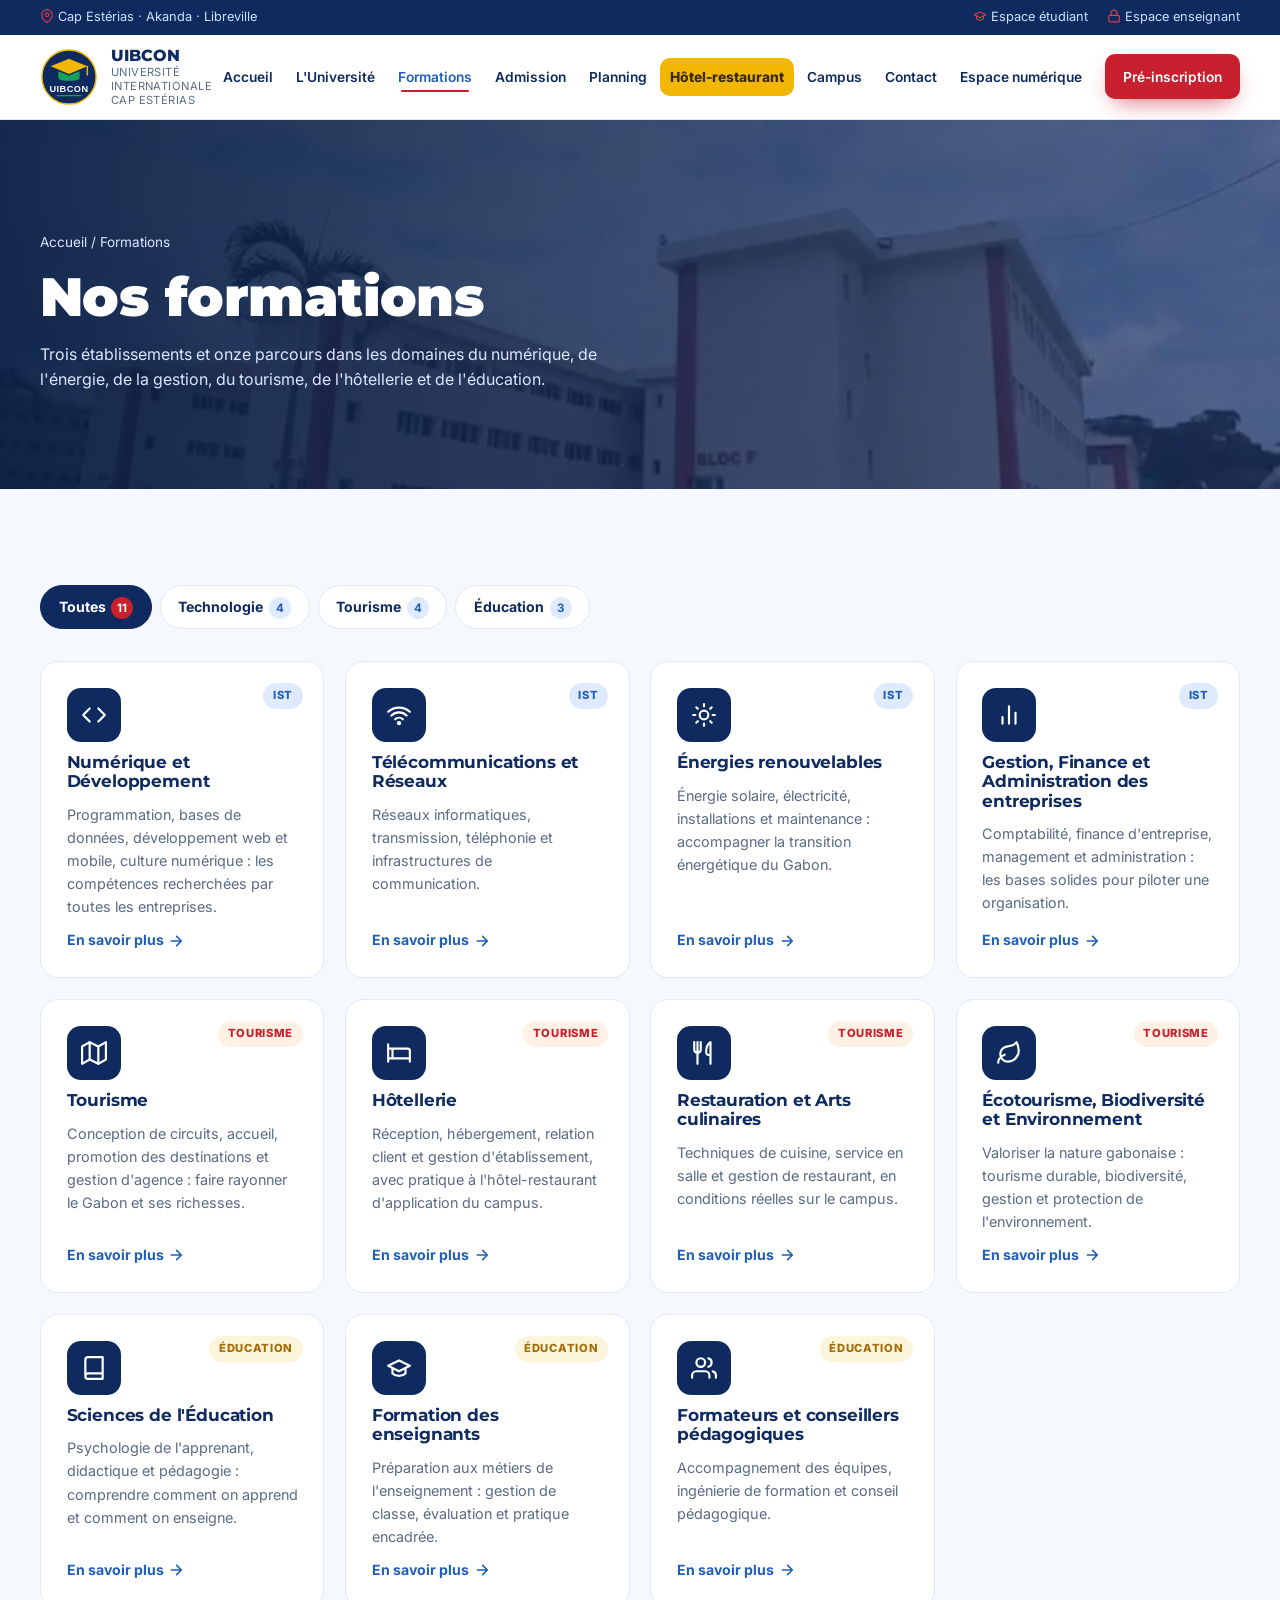
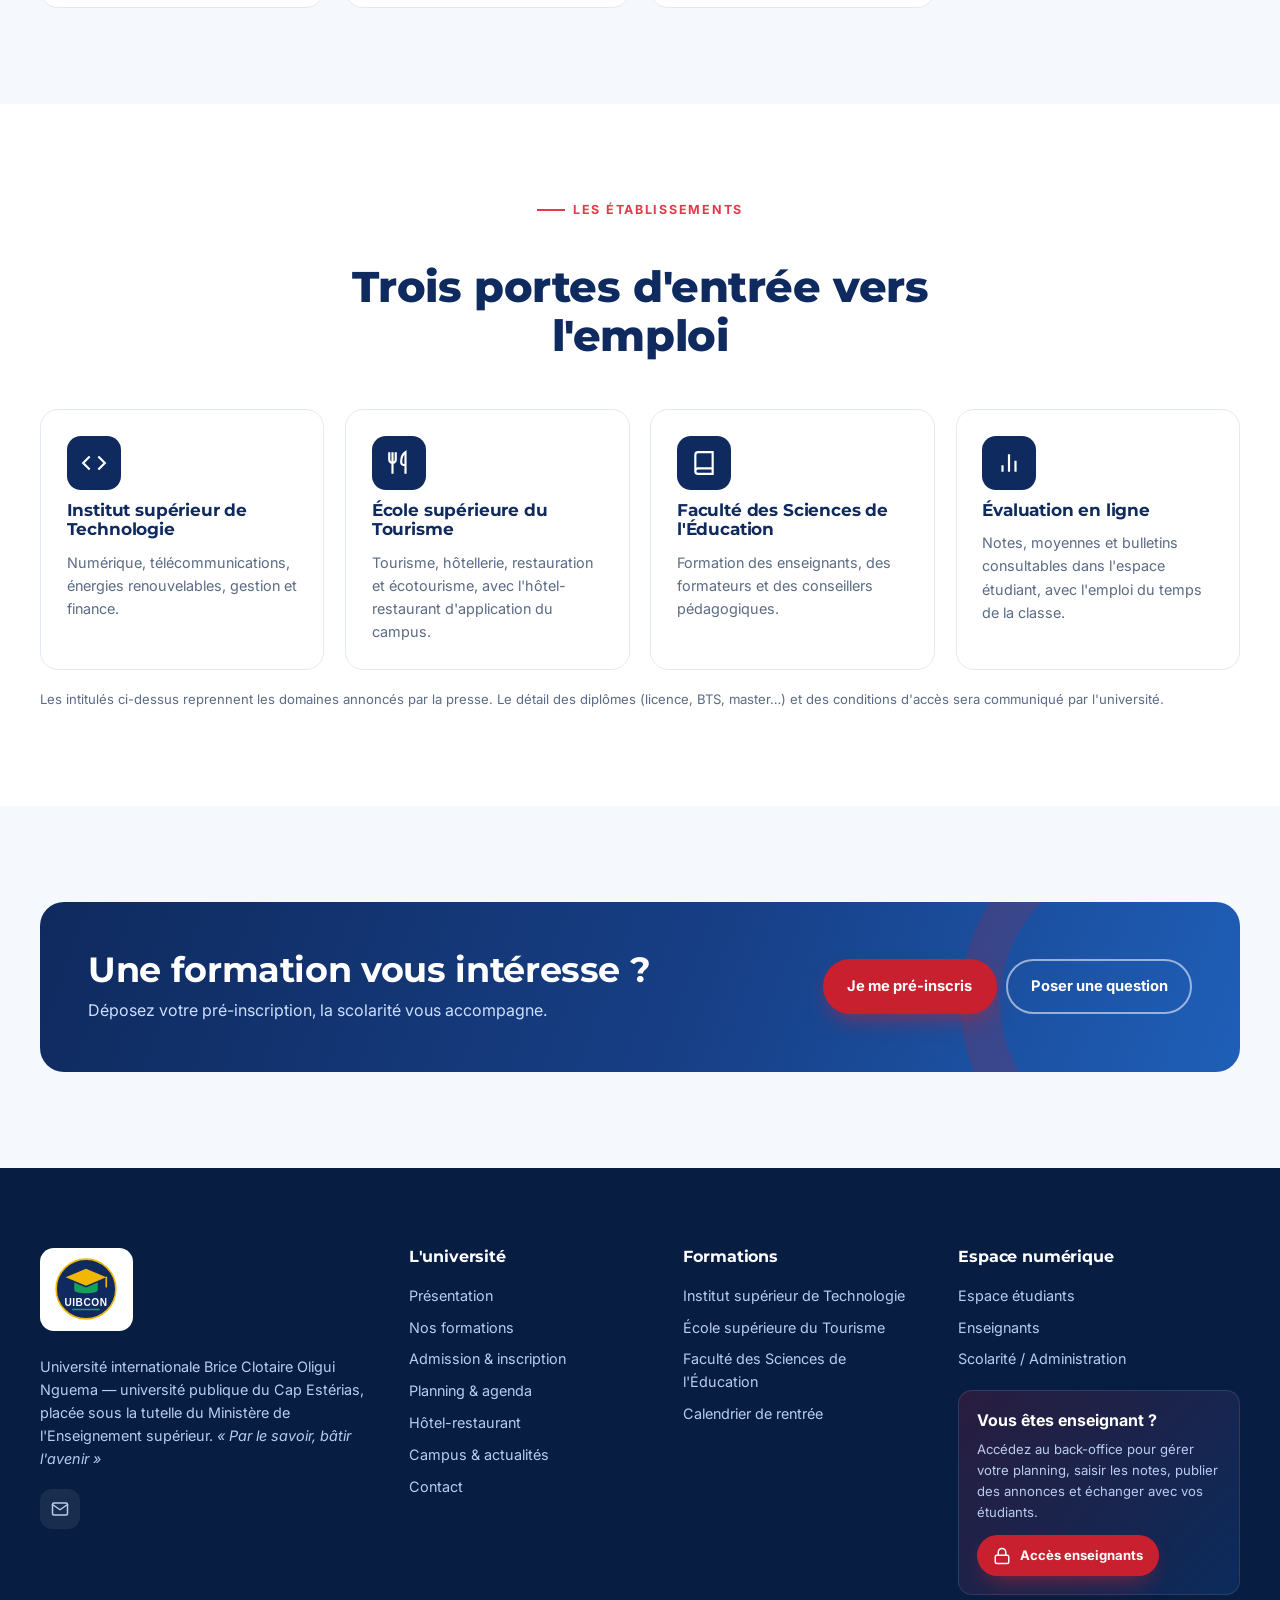
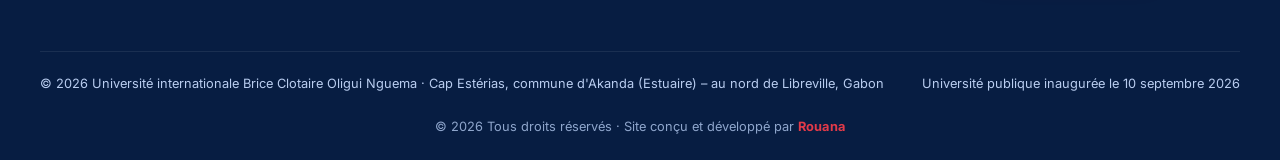
<file: formations.html>
<!doctype html>
<html lang="fr">
<head>
<meta charset="utf-8">
<meta name="viewport" content="width=device-width, initial-scale=1">
<meta name="color-scheme" content="only light">
<meta name="theme-color" content="#0f2a5e">
<title>Formations – UIBCON · Université internationale Brice Clotaire Oligui Nguema</title>
<meta name="description" content="Les formations de l'UIBCON : Institut supérieur de Technologie, École supérieure du Tourisme et Faculté des Sciences de l'Éducation.">
<link rel="icon" href="assets/img/logo-uibcon.svg">
<link rel="preconnect" href="https://fonts.googleapis.com"><link rel="preconnect" href="https://fonts.gstatic.com" crossorigin>
<link href="https://fonts.googleapis.com/css2?family=Inter:wght@400;500;600;700&family=Montserrat:wght@600;700;800;900&display=swap" rel="stylesheet">
<link rel="stylesheet" href="assets/css/style.css">
</head>
<body data-page="formations">
<div id="site-header"></div>

<header class="page-hero">
  <img class="bg" src="assets/img/bloc-f.jpg" alt="">
  <div class="wrap">
    <p class="crumbs"><a href="index.html">Accueil</a> / Formations</p>
    <h1>Nos formations</h1>
    <p>Trois établissements et onze parcours dans les domaines du numérique, de l'énergie, de la gestion, du tourisme, de l'hôtellerie et de l'éducation.</p>
  </div>
</header>

<section>
  <div class="wrap">
    <div class="tabs" id="formations-tabs"></div>
    <div class="cards" id="formations-grid"></div>
  </div>
</section>

<section class="bg-white">
  <div class="wrap">
    <div class="center"><div class="sec-head"><span class="eyebrow">Les établissements</span><h2>Trois portes d'entrée vers l'emploi</h2></div></div>
    <div class="cards">
      <div class="fcard rv"><div class="ic"><svg viewBox="0 0 24 24" fill="none" stroke="currentColor" stroke-width="2"><path d="M16 18l6-6-6-6M8 6l-6 6 6 6"/></svg></div><h3>Institut supérieur de Technologie</h3><p>Numérique, télécommunications, énergies renouvelables, gestion et finance.</p></div>
      <div class="fcard rv d1"><div class="ic"><svg viewBox="0 0 24 24" fill="none" stroke="currentColor" stroke-width="2"><path d="M3 2v7a3 3 0 003 3h0a3 3 0 003-3V2M6 2v20M18 22V2c-3 2-4 5-4 9 0 2 1 3 4 3"/></svg></div><h3>École supérieure du Tourisme</h3><p>Tourisme, hôtellerie, restauration et écotourisme, avec l'hôtel-restaurant d'application du campus.</p></div>
      <div class="fcard rv d2"><div class="ic"><svg viewBox="0 0 24 24" fill="none" stroke="currentColor" stroke-width="2"><path d="M4 19.5A2.5 2.5 0 016.5 17H20V2H6.5A2.5 2.5 0 004 4.5v15zM4 19.5A2.5 2.5 0 006.5 22H20v-5"/></svg></div><h3>Faculté des Sciences de l'Éducation</h3><p>Formation des enseignants, des formateurs et des conseillers pédagogiques.</p></div>
      <div class="fcard rv d3"><div class="ic"><svg viewBox="0 0 24 24" fill="none" stroke="currentColor" stroke-width="2"><path d="M18 20V10M12 20V4M6 20v-6"/></svg></div><h3>Évaluation en ligne</h3><p>Notes, moyennes et bulletins consultables dans l'espace étudiant, avec l'emploi du temps de la classe.</p></div>
    </div>
    <p style="font-size:.82rem;color:var(--muted);margin-top:1.2rem">Les intitulés ci-dessus reprennent les domaines annoncés par la presse. Le détail des diplômes (licence, BTS, master…) et des conditions d'accès sera communiqué par l'université.</p>
  </div>
</section>

<section>
  <div class="wrap"><div class="band rv">
    <div><h2>Une formation vous intéresse ?</h2><p>Déposez votre pré-inscription, la scolarité vous accompagne.</p></div>
    <div style="display:flex;gap:.6rem;flex-wrap:wrap"><a class="btn btn-orange" href="admission.html#preinscription">Je me pré-inscris</a><a class="btn btn-ghost" href="contact.html">Poser une question</a></div>
  </div></div>
</section>

<div id="site-footer"></div>
<script src="assets/js/data.js"></script>
<script src="assets/js/config.js"></script>
<script src="assets/js/store.js"></script>
<script src="assets/js/main.js"></script>
</body>
</html>
</file>
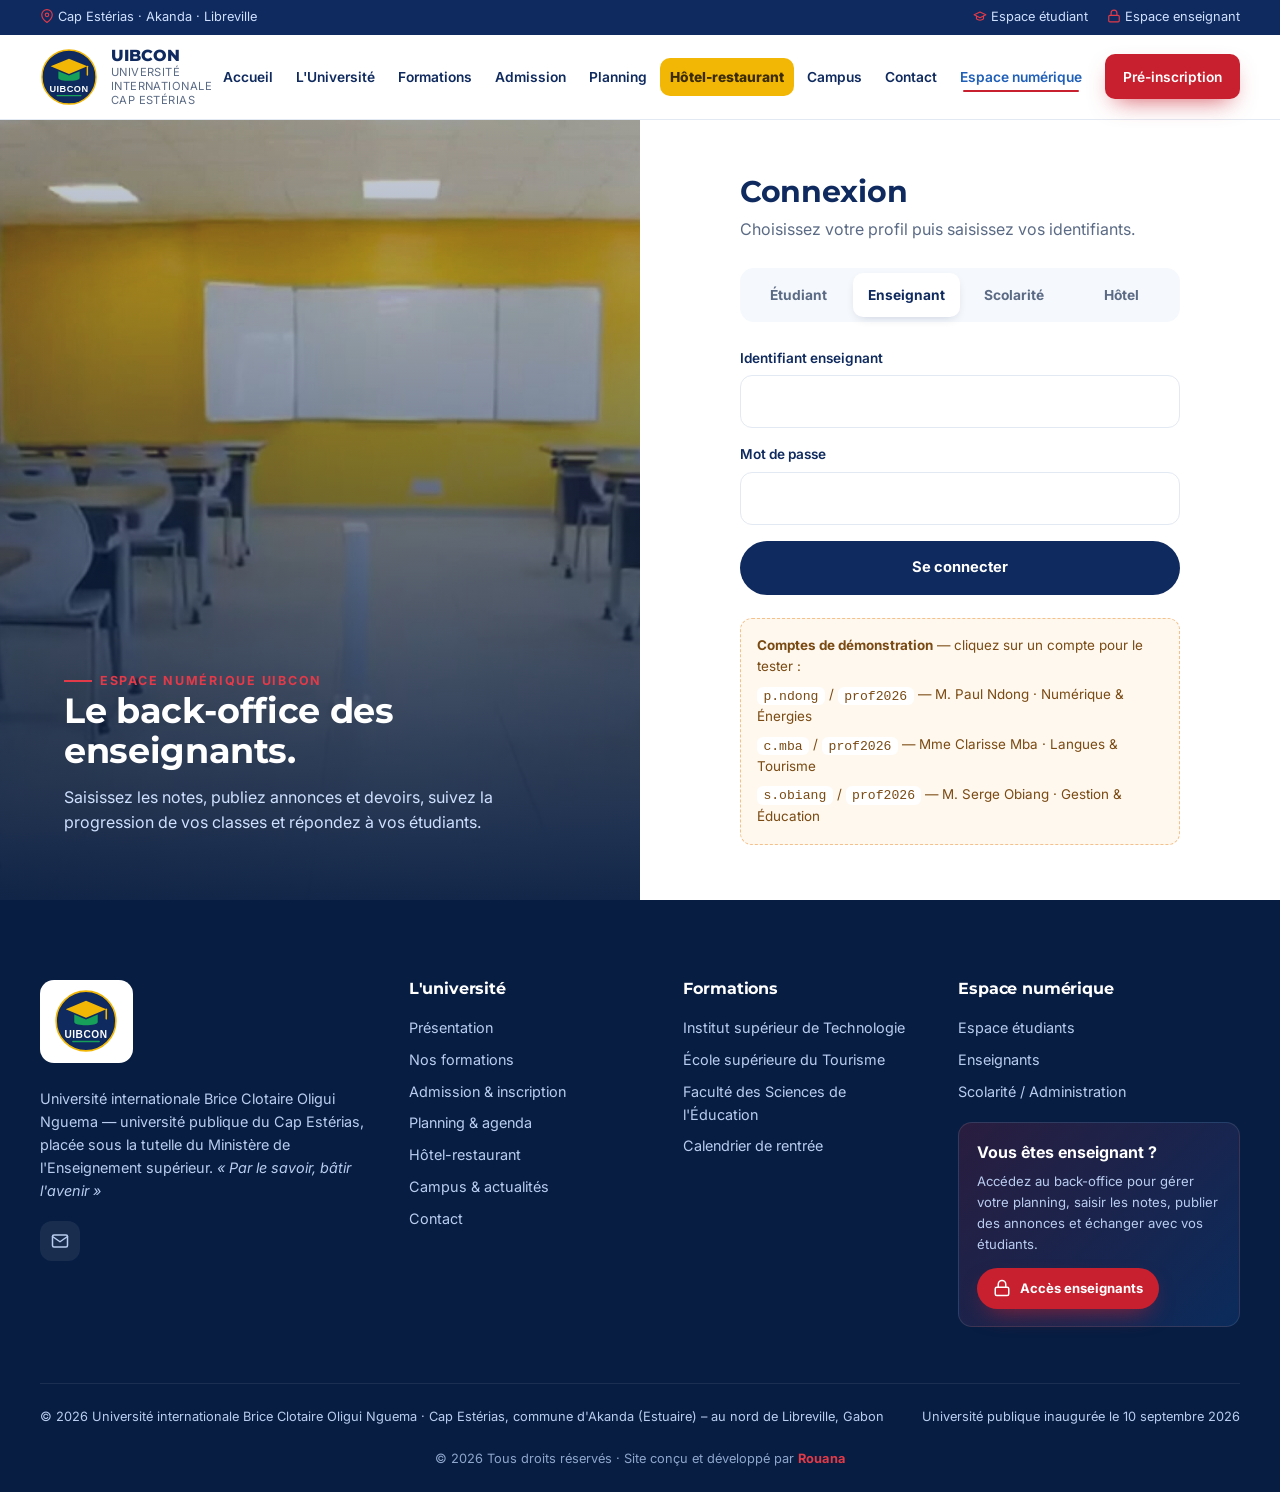
<file: gestion-hotel.html>
<!doctype html>
<html lang="fr">
<head>
<meta charset="utf-8">
<meta name="viewport" content="width=device-width, initial-scale=1">
<meta name="color-scheme" content="only light">
<meta name="theme-color" content="#0f2a5e">
<title>Gestion de l'hôtel-restaurant – UIBCON</title>
<meta name="robots" content="noindex">
<link rel="icon" href="assets/img/logo-uibcon.svg">
<link rel="preconnect" href="https://fonts.googleapis.com"><link rel="preconnect" href="https://fonts.gstatic.com" crossorigin>
<link href="https://fonts.googleapis.com/css2?family=Inter:wght@400;500;600;700&family=Montserrat:wght@600;700;800;900&display=swap" rel="stylesheet">
<link rel="stylesheet" href="assets/css/style.css">
</head>
<body data-page="portal">
<div class="app">
  <aside class="sidebar" id="sb"></aside>
  <main class="app-main">
    <div class="app-top">
      <div style="display:flex;gap:.8rem;align-items:center"><button class="sb-toggle" id="sbt" aria-label="Menu"><svg width="22" height="22" viewBox="0 0 24 24" fill="none" stroke="currentColor" stroke-width="2" stroke-linecap="round"><path d="M3 6h18M3 12h18M3 18h18"/></svg></button><div><h1 id="vt"></h1><p id="vs"></p></div></div>
      <div class="top-actions"><div class="who" id="who"></div><a class="tbtn" href="hotel.html" title="Voir la page publique" aria-label="Page publique"><svg viewBox="0 0 24 24" fill="none" stroke="currentColor" stroke-width="2" stroke-linecap="round" stroke-linejoin="round"><path d="M3 9l9-7 9 7v11a2 2 0 01-2 2H5a2 2 0 01-2-2z"/><path d="M9 22V12h6v10"/></svg><span>Site</span></a><button class="tbtn out" id="quit" title="Se déconnecter et quitter" aria-label="Sortir"><svg viewBox="0 0 24 24" fill="none" stroke="currentColor" stroke-width="2" stroke-linecap="round" stroke-linejoin="round"><path d="M9 21H5a2 2 0 01-2-2V5a2 2 0 012-2h4M16 17l5-5-5-5M21 12H9"/></svg><span>Sortir</span></button></div>
    </div>
    <div id="views"></div>
    <p class="notice">Mode démonstration : les données de l'hôtel sont enregistrées dans ce navigateur. Les réservations faites sur la page publique « Hôtel-restaurant » apparaissent ici.</p>
  </main>
</div>
<script src="assets/js/data.js"></script>
<script src="assets/js/config.js"></script>
<script src="assets/js/store.js"></script>
<script src="assets/js/hotel.js"></script>
<script src="assets/js/main.js"></script>
<script src="assets/js/planning.js"></script>
<script src="assets/js/portal.js"></script>
<script src="assets/js/hotel-admin.js"></script>
<script>P.hotel(HotelAdmin.start);</script>
</body>
</html>
</file>
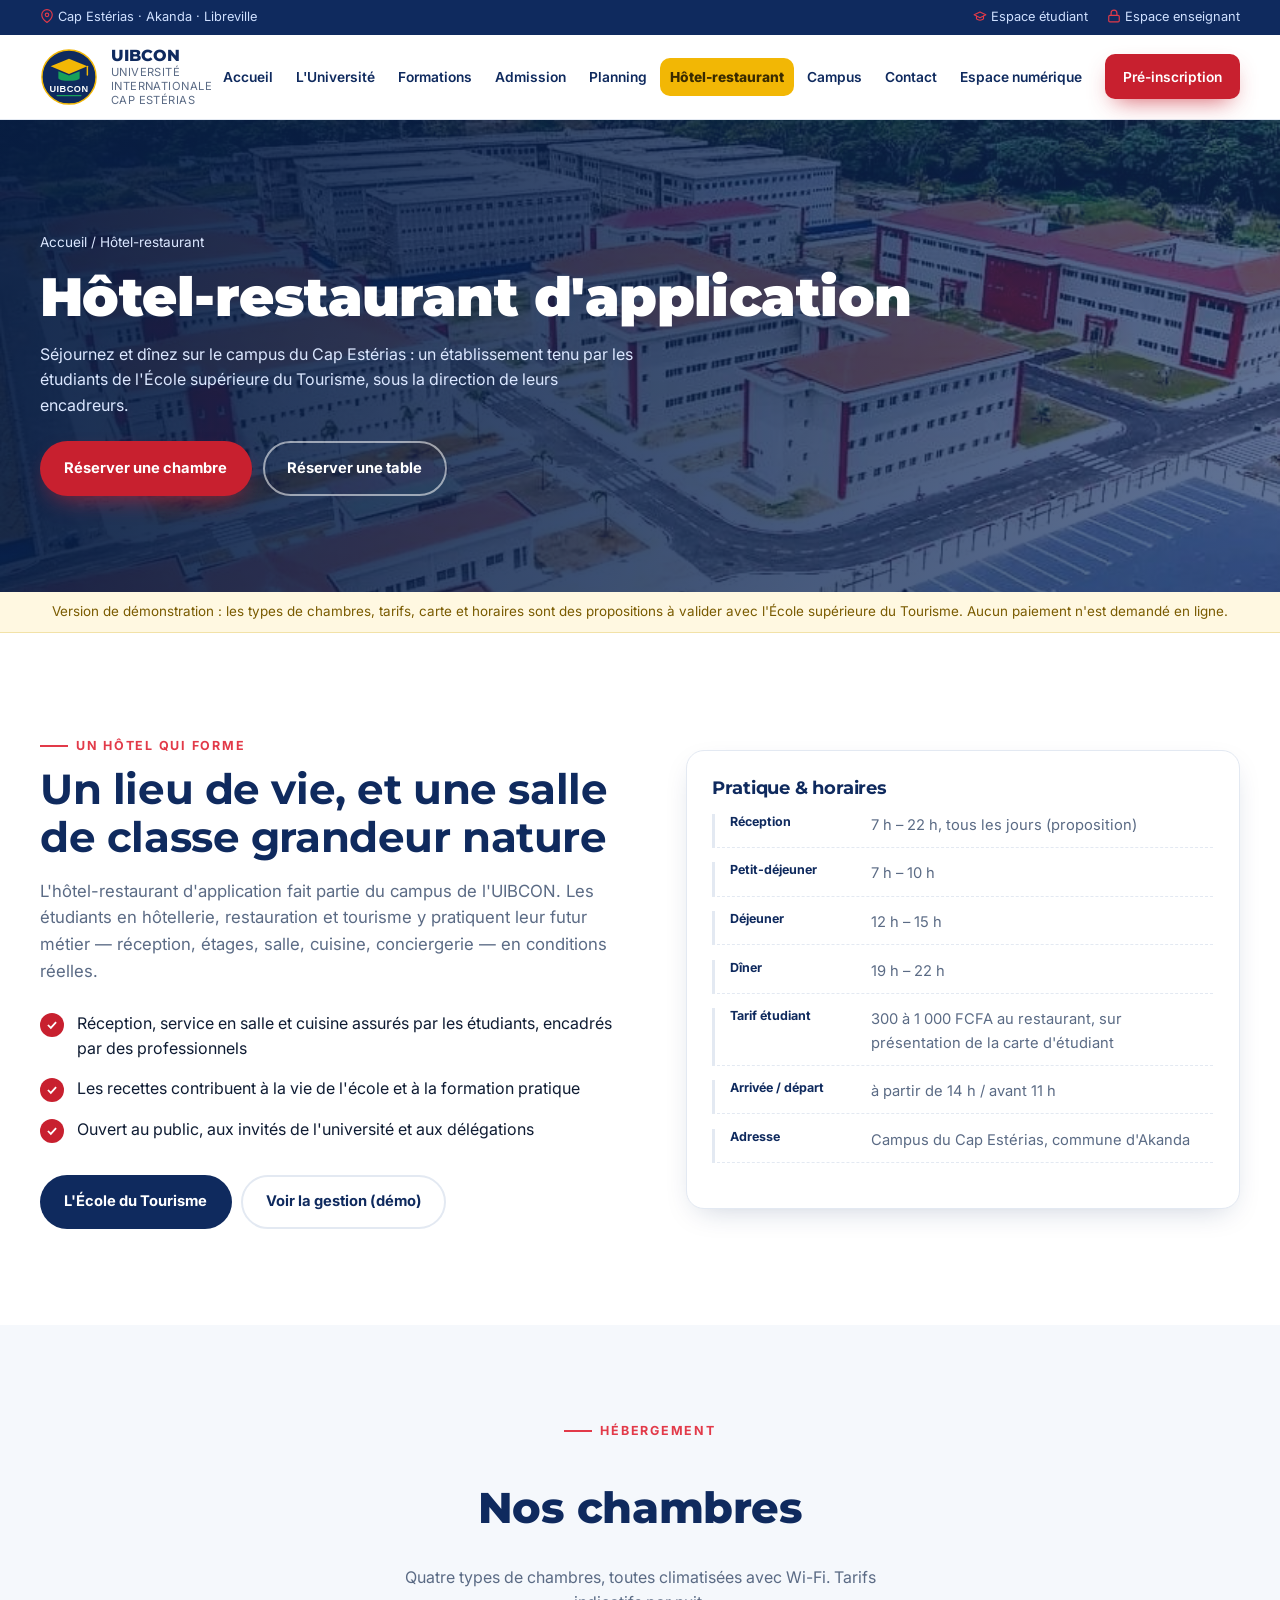
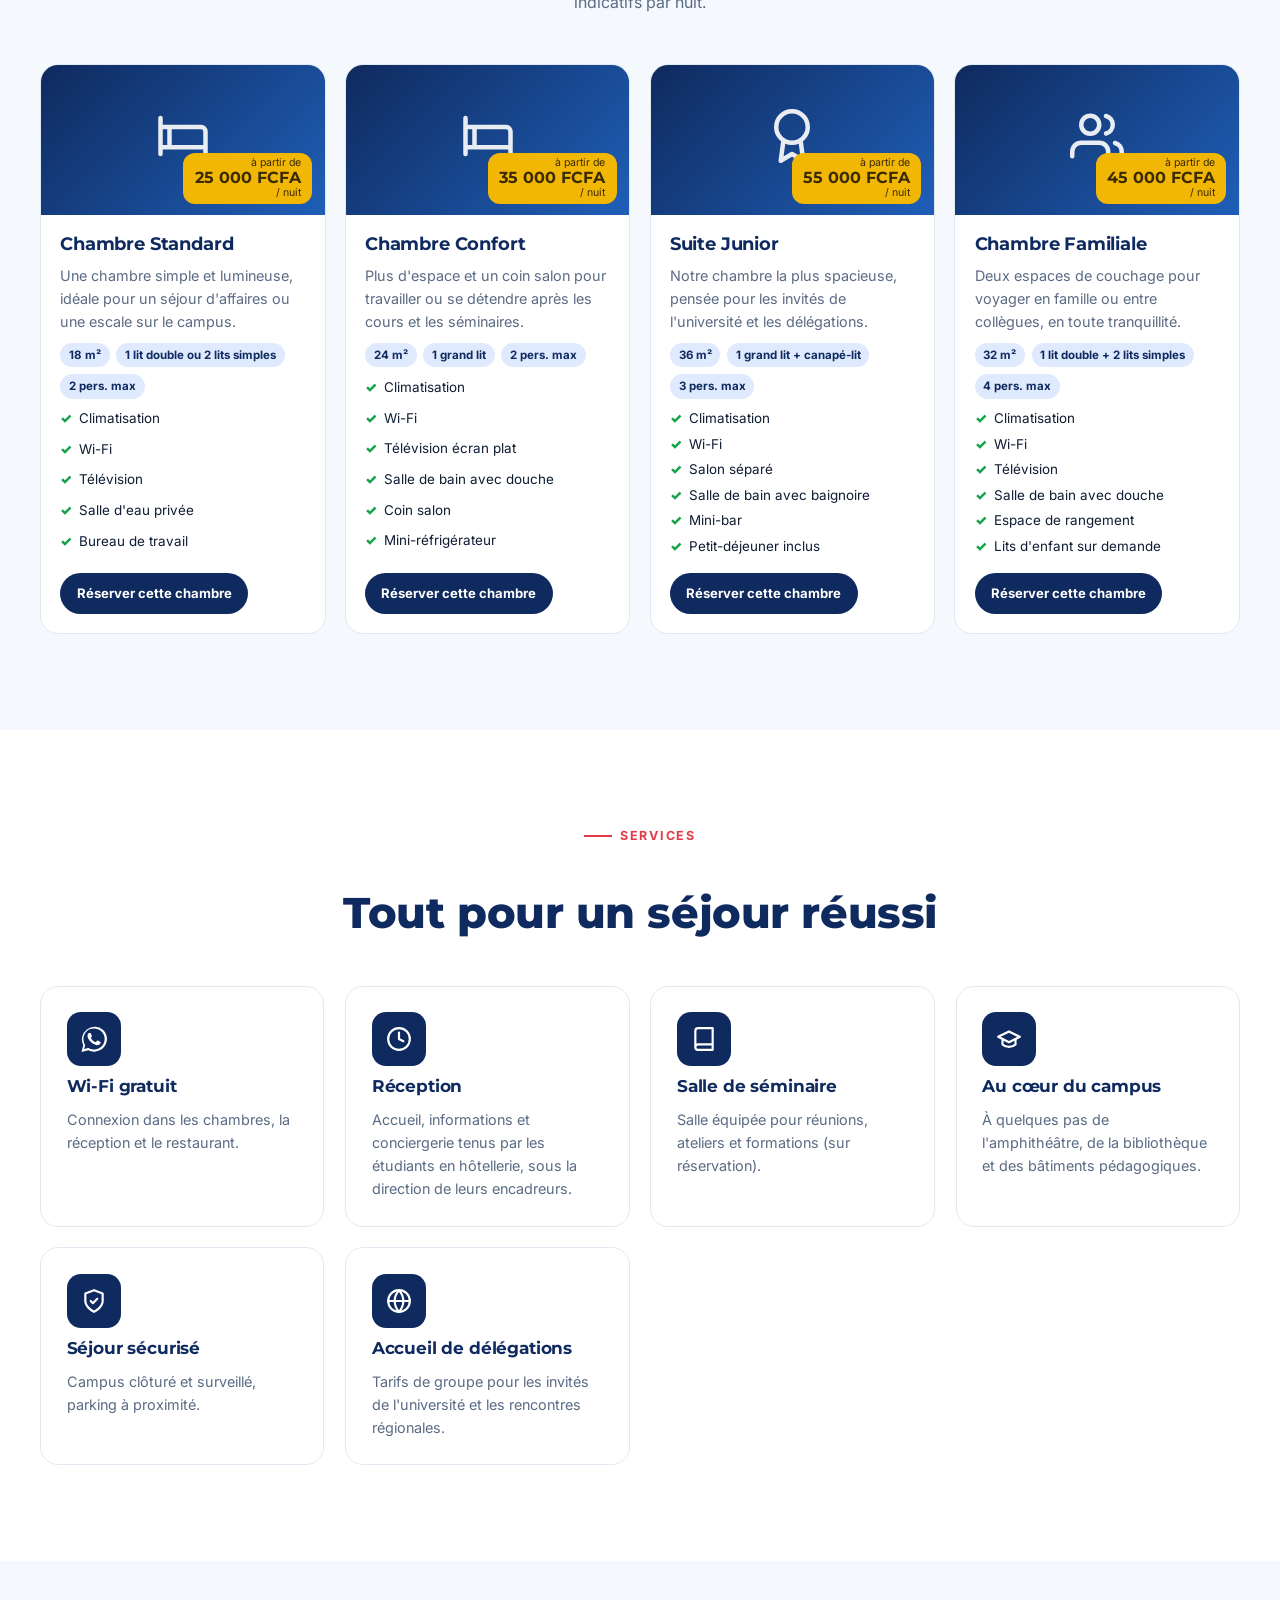
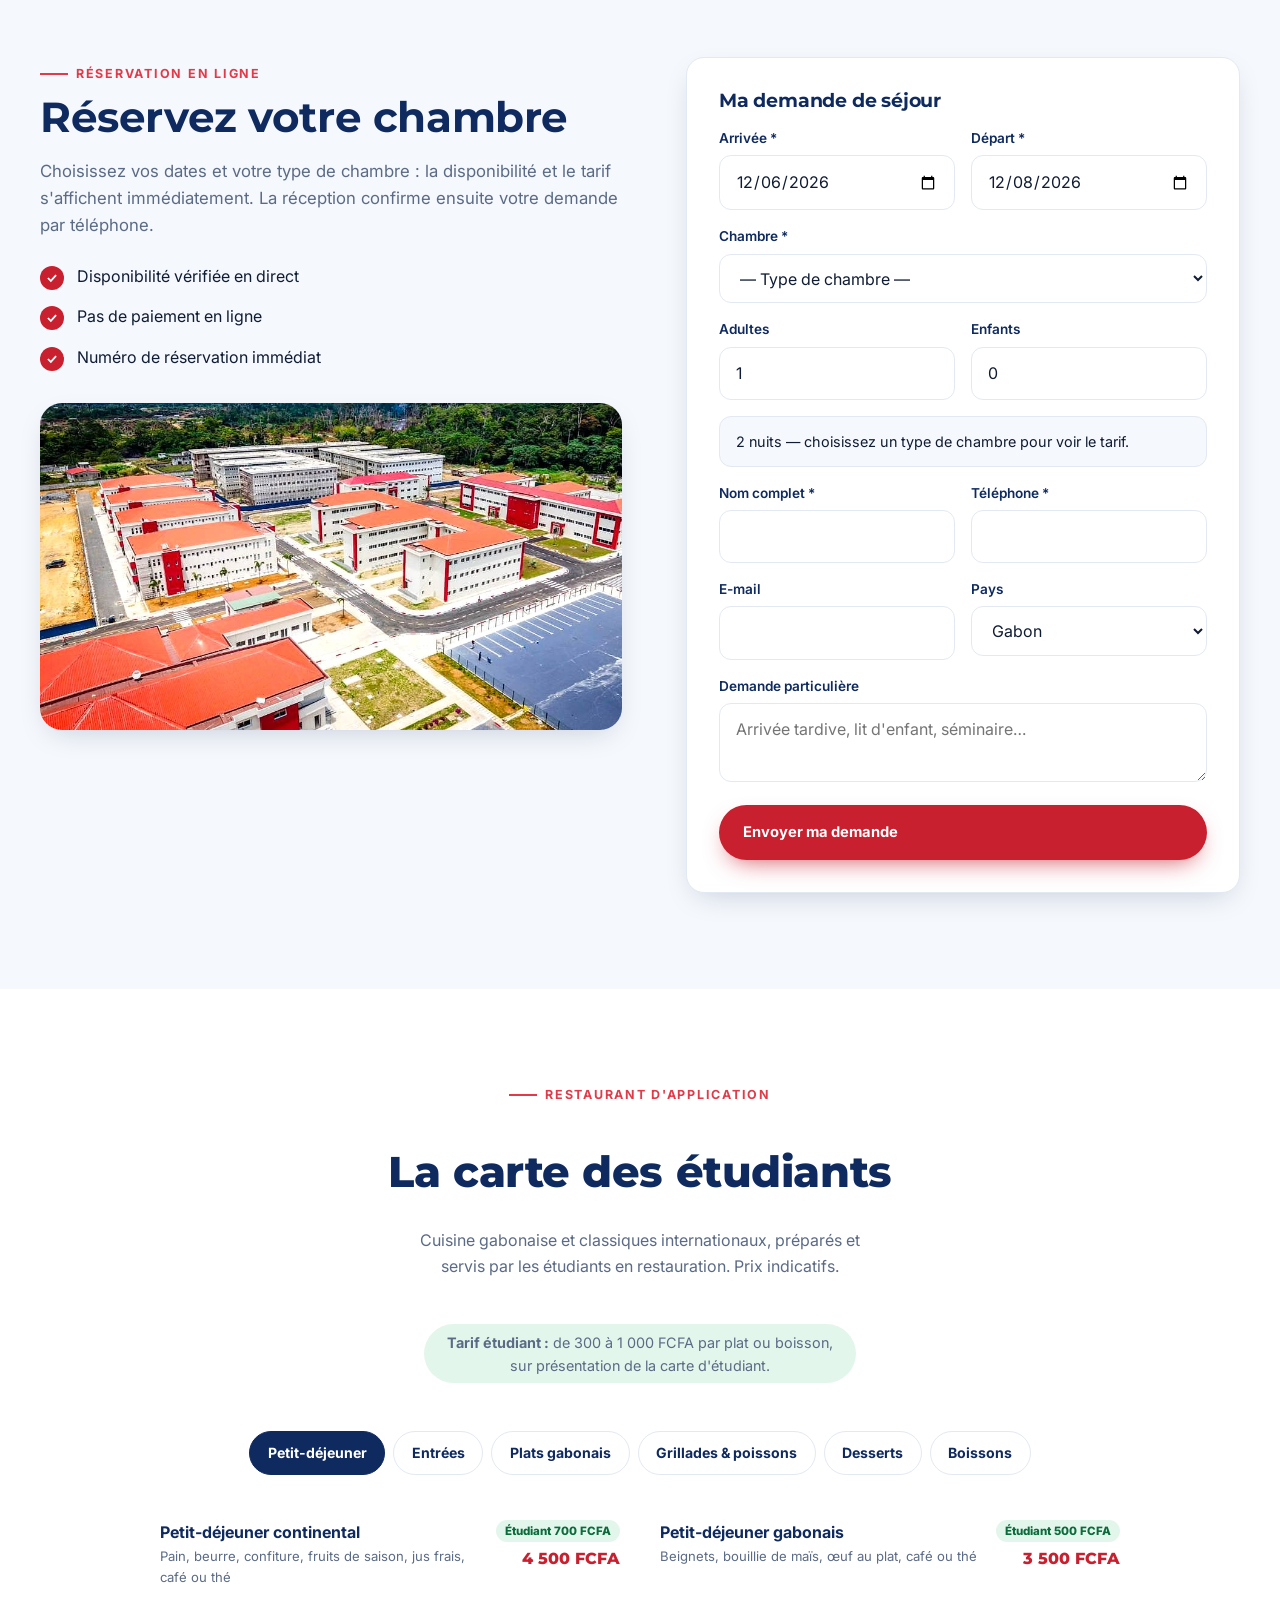
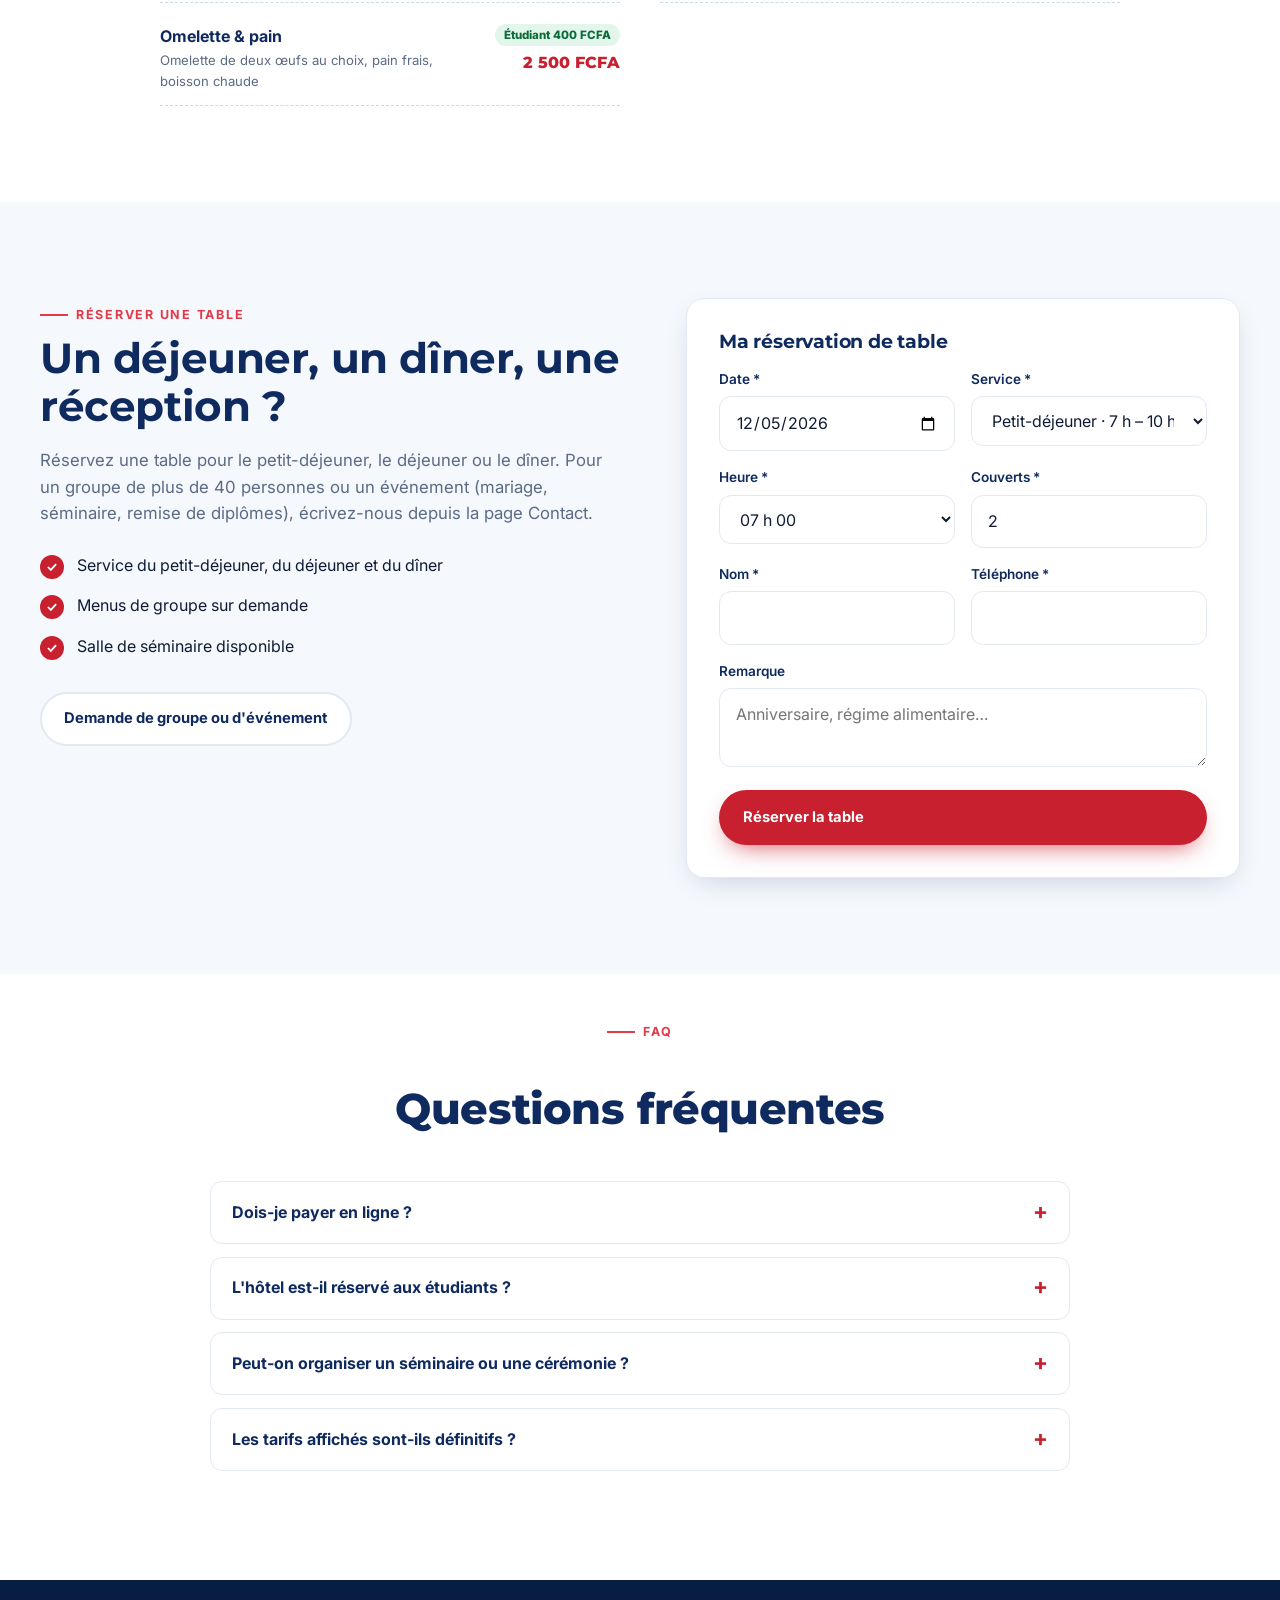
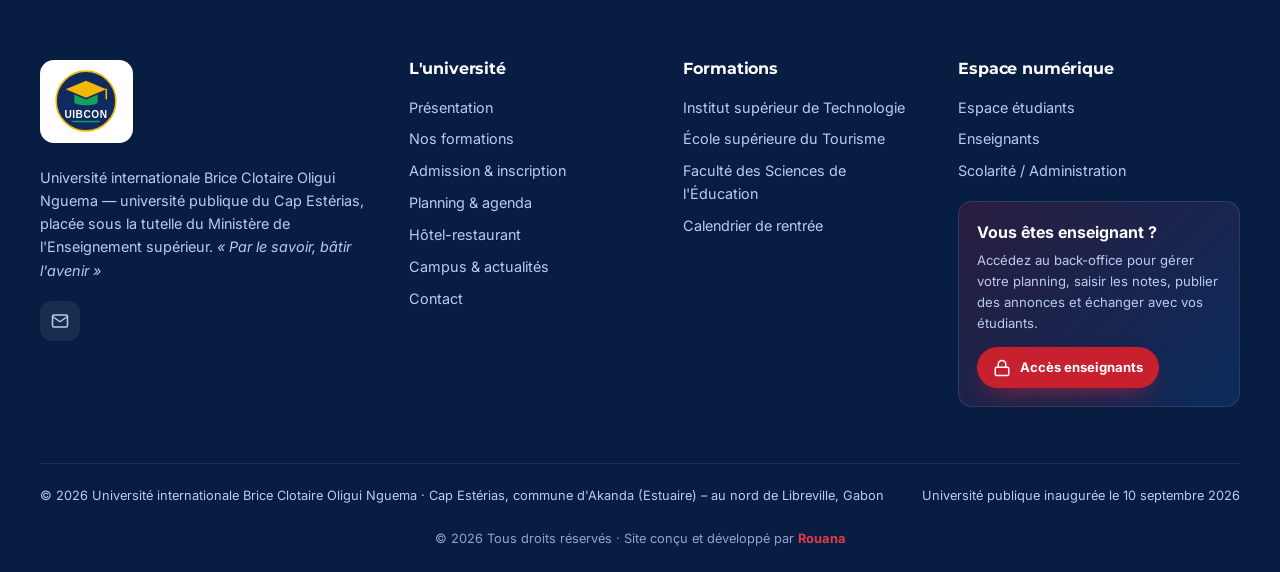
<file: hotel.html>
<!doctype html>
<html lang="fr">
<head>
<meta charset="utf-8">
<meta name="viewport" content="width=device-width, initial-scale=1">
<meta name="color-scheme" content="only light">
<meta name="theme-color" content="#0f2a5e">
<title>Hôtel-restaurant d'application – UIBCON · Université internationale Brice Clotaire Oligui Nguema</title>
<meta name="description" content="Réservez une chambre ou une table à l'hôtel-restaurant d'application du campus du Cap Estérias, tenu par les étudiants de l'École supérieure du Tourisme.">
<link rel="icon" href="assets/img/logo-uibcon.svg">
<link rel="preconnect" href="https://fonts.googleapis.com"><link rel="preconnect" href="https://fonts.gstatic.com" crossorigin>
<link href="https://fonts.googleapis.com/css2?family=Inter:wght@400;500;600;700&family=Montserrat:wght@600;700;800;900&display=swap" rel="stylesheet">
<link rel="stylesheet" href="assets/css/style.css">
</head>
<body data-page="hotel">
<div id="site-header"></div>

<header class="page-hero">
  <img class="bg" src="assets/img/campus-vue-haute.jpg" alt="" style="object-position:center 40%">
  <div class="wrap">
    <p class="crumbs"><a href="index.html">Accueil</a> / Hôtel-restaurant</p>
    <h1>Hôtel-restaurant d'application</h1>
    <p>Séjournez et dînez sur le campus du Cap Estérias : un établissement tenu par les étudiants de l'École supérieure du Tourisme, sous la direction de leurs encadreurs.</p>
    <div class="cta" style="margin-top:1.4rem;display:flex;gap:.7rem;flex-wrap:wrap"><a class="btn btn-orange" href="#reserver">Réserver une chambre</a><a class="btn btn-ghost" href="#restaurant">Réserver une table</a></div>
  </div>
</header>

<div class="demo-note"><div class="wrap">Version de démonstration : les types de chambres, tarifs, carte et horaires sont des propositions à valider avec l'École supérieure du Tourisme. Aucun paiement n'est demandé en ligne.</div></div>

<section class="bg-white">
  <div class="wrap split">
    <div>
      <span class="eyebrow rv">Un hôtel qui forme</span>
      <h2 class="rv d1" style="font-size:clamp(1.8rem,3.4vw,2.6rem);color:var(--navy);margin:.6rem 0 1rem">Un lieu de vie, et une salle de classe grandeur nature</h2>
      <p class="lead-p rv d2">L'hôtel-restaurant d'application fait partie du campus de l'UIBCON. Les étudiants en hôtellerie, restauration et tourisme y pratiquent leur futur métier — réception, étages, salle, cuisine, conciergerie — en conditions réelles.</p>
      <ul class="checks rv d2">
        <li>Réception, service en salle et cuisine assurés par les étudiants, encadrés par des professionnels</li>
        <li>Les recettes contribuent à la vie de l'école et à la formation pratique</li>
        <li>Ouvert au public, aux invités de l'université et aux délégations</li>
      </ul>
      <div style="display:flex;gap:.6rem;flex-wrap:wrap;margin-top:1.4rem" class="rv d3"><a class="btn btn-navy" href="formations.html?n=est">L'École du Tourisme</a><a class="btn btn-line" href="espace.html?role=admin&demo=1&next=gestion-hotel.html">Voir la gestion (démo)</a></div>
    </div>
    <div class="agenda-card rv">
      <h3>Pratique & horaires</h3>
      <ul class="hinfo">
        <li><b>Réception</b><span>7 h – 22 h, tous les jours (proposition)</span></li>
        <li><b>Petit-déjeuner</b><span>7 h – 10 h</span></li>
        <li><b>Déjeuner</b><span>12 h – 15 h</span></li>
        <li><b>Dîner</b><span>19 h – 22 h</span></li>
        <li><b>Tarif étudiant</b><span>300 à 1 000 FCFA au restaurant, sur présentation de la carte d'étudiant</span></li>
        <li><b>Arrivée / départ</b><span>à partir de 14 h / avant 11 h</span></li>
        <li><b>Adresse</b><span>Campus du Cap Estérias, commune d'Akanda</span></li>
      </ul>
    </div>
  </div>
</section>

<section id="chambres">
  <div class="wrap">
    <div class="center"><div class="sec-head"><span class="eyebrow">Hébergement</span><h2>Nos chambres</h2><p>Quatre types de chambres, toutes climatisées avec Wi-Fi. Tarifs indicatifs par nuit.</p></div></div>
    <div class="rooms" id="h-rooms"></div>
  </div>
</section>

<section class="bg-white">
  <div class="wrap">
    <div class="center"><div class="sec-head"><span class="eyebrow">Services</span><h2>Tout pour un séjour réussi</h2></div></div>
    <div class="cards" id="h-services"></div>
  </div>
</section>

<section id="reserver">
  <div class="wrap split" style="align-items:start">
    <div>
      <span class="eyebrow rv">Réservation en ligne</span>
      <h2 class="rv d1" style="font-size:clamp(1.8rem,3.4vw,2.6rem);color:var(--navy);margin:.6rem 0 1rem">Réservez votre chambre</h2>
      <p class="lead-p rv d2">Choisissez vos dates et votre type de chambre : la disponibilité et le tarif s'affichent immédiatement. La réception confirme ensuite votre demande par téléphone.</p>
      <ul class="checks rv d2"><li>Disponibilité vérifiée en direct</li><li>Pas de paiement en ligne</li><li>Numéro de réservation immédiat</li></ul>
      <img class="rv" src="assets/img/campus-aerien.jpg" alt="Le campus du Cap Estérias" style="border-radius:22px;margin-top:1.6rem;box-shadow:var(--shadow);width:100%" loading="lazy">
    </div>
    <form class="panel form rv" id="resa-form">
      <h3 style="color:var(--navy)">Ma demande de séjour</h3>
      <div class="row"><div class="field"><label for="r-arr">Arrivée *</label><input id="r-arr" name="arrivee" type="date" required></div><div class="field"><label for="r-dep">Départ *</label><input id="r-dep" name="depart" type="date" required></div></div>
      <div class="field"><label for="r-type">Chambre *</label><select id="r-type" name="type" required></select></div>
      <div class="row"><div class="field"><label for="r-ad">Adultes</label><input id="r-ad" name="adultes" type="number" min="1" max="6" value="1"></div><div class="field"><label for="r-en">Enfants</label><input id="r-en" name="enfants" type="number" min="0" max="6" value="0"></div></div>
      <div id="resa-info" class="resa-info"></div>
      <div class="row"><div class="field"><label for="r-nom">Nom complet *</label><input id="r-nom" name="nom" required autocomplete="name"></div><div class="field"><label for="r-tel">Téléphone *</label><input id="r-tel" name="tel" type="tel" required autocomplete="tel"></div></div>
      <div class="row"><div class="field"><label for="r-mail">E-mail</label><input id="r-mail" name="email" type="email" autocomplete="email"></div><div class="field"><label for="r-pays">Pays</label><select id="r-pays" name="pays"></select></div></div>
      <div class="field"><label for="r-note">Demande particulière</label><textarea id="r-note" name="note" style="min-height:70px" placeholder="Arrivée tardive, lit d'enfant, séminaire…"></textarea></div>
      <button class="btn btn-orange" type="submit">Envoyer ma demande</button>
    </form>
  </div>
</section>

<section id="restaurant" class="bg-white">
  <div class="wrap">
    <div class="center"><div class="sec-head"><span class="eyebrow">Restaurant d'application</span><h2>La carte des étudiants</h2><p>Cuisine gabonaise et classiques internationaux, préparés et servis par les étudiants en restauration. Prix indicatifs.</p><p class="etu-note"><b>Tarif étudiant :</b> de 300 à 1 000 FCFA par plat ou boisson, sur présentation de la carte d'étudiant.</p></div></div>
    <div class="tabs" id="h-menu-tabs" style="justify-content:center"></div>
    <div class="menu-grid" id="h-menu"></div>
  </div>
</section>

<section>
  <div class="wrap split" style="align-items:start">
    <div>
      <span class="eyebrow rv">Réserver une table</span>
      <h2 class="rv d1" style="font-size:clamp(1.8rem,3.4vw,2.6rem);color:var(--navy);margin:.6rem 0 1rem">Un déjeuner, un dîner, une réception ?</h2>
      <p class="lead-p rv d2">Réservez une table pour le petit-déjeuner, le déjeuner ou le dîner. Pour un groupe de plus de 40 personnes ou un événement (mariage, séminaire, remise de diplômes), écrivez-nous depuis la page Contact.</p>
      <ul class="checks rv d2"><li>Service du petit-déjeuner, du déjeuner et du dîner</li><li>Menus de groupe sur demande</li><li>Salle de séminaire disponible</li></ul>
      <a class="btn btn-line rv d3" href="contact.html">Demande de groupe ou d'événement</a>
    </div>
    <form class="panel form rv" id="table-form">
      <h3 style="color:var(--navy)">Ma réservation de table</h3>
      <div class="row"><div class="field"><label for="t-date">Date *</label><input id="t-date" name="date" type="date" required></div><div class="field"><label for="t-svc">Service *</label><select id="t-svc" name="service"></select></div></div>
      <div class="row"><div class="field"><label for="t-h">Heure *</label><select id="t-h" name="heure"></select></div><div class="field"><label for="t-c">Couverts *</label><input id="t-c" name="couverts" type="number" min="1" max="40" value="2" required></div></div>
      <div class="row"><div class="field"><label for="t-nom">Nom *</label><input id="t-nom" name="nom" required autocomplete="name"></div><div class="field"><label for="t-tel">Téléphone *</label><input id="t-tel" name="tel" type="tel" required autocomplete="tel"></div></div>
      <div class="field"><label for="t-note">Remarque</label><textarea id="t-note" name="note" style="min-height:60px" placeholder="Anniversaire, régime alimentaire…"></textarea></div>
      <button class="btn btn-orange" type="submit">Réserver la table</button>
    </form>
  </div>
</section>

<section class="bg-white" style="padding-top:3rem">
  <div class="wrap" style="max-width:860px">
    <div class="center"><div class="sec-head"><span class="eyebrow">FAQ</span><h2>Questions fréquentes</h2></div></div>
    <div class="faq">
      <details><summary>Dois-je payer en ligne ?</summary><p>Non. La réservation en ligne est une demande : la réception vous rappelle pour confirmer et vous indique les modalités de paiement sur place.</p></details>
      <details><summary>L'hôtel est-il réservé aux étudiants ?</summary><p>Non, il est ouvert à tous : familles, voyageurs, invités de l'université, entreprises et délégations. Les étudiants de l'École du Tourisme y font leur pratique professionnelle.</p></details>
      <details><summary>Peut-on organiser un séminaire ou une cérémonie ?</summary><p>Oui, une salle de séminaire est prévue. Faites votre demande depuis la page Contact en précisant la date et le nombre de participants.</p></details>
      <details><summary>Les tarifs affichés sont-ils définitifs ?</summary><p>Non : ce sont des tarifs de démonstration. Les tarifs officiels seront fixés par l'École supérieure du Tourisme et l'université.</p></details>
    </div>
  </div>
</section>

<div id="site-footer"></div>
<script src="assets/js/data.js"></script>
<script src="assets/js/config.js"></script>
<script src="assets/js/store.js"></script>
<script src="assets/js/hotel.js"></script>
<script src="assets/js/main.js"></script>
</body>
</html>
</file>
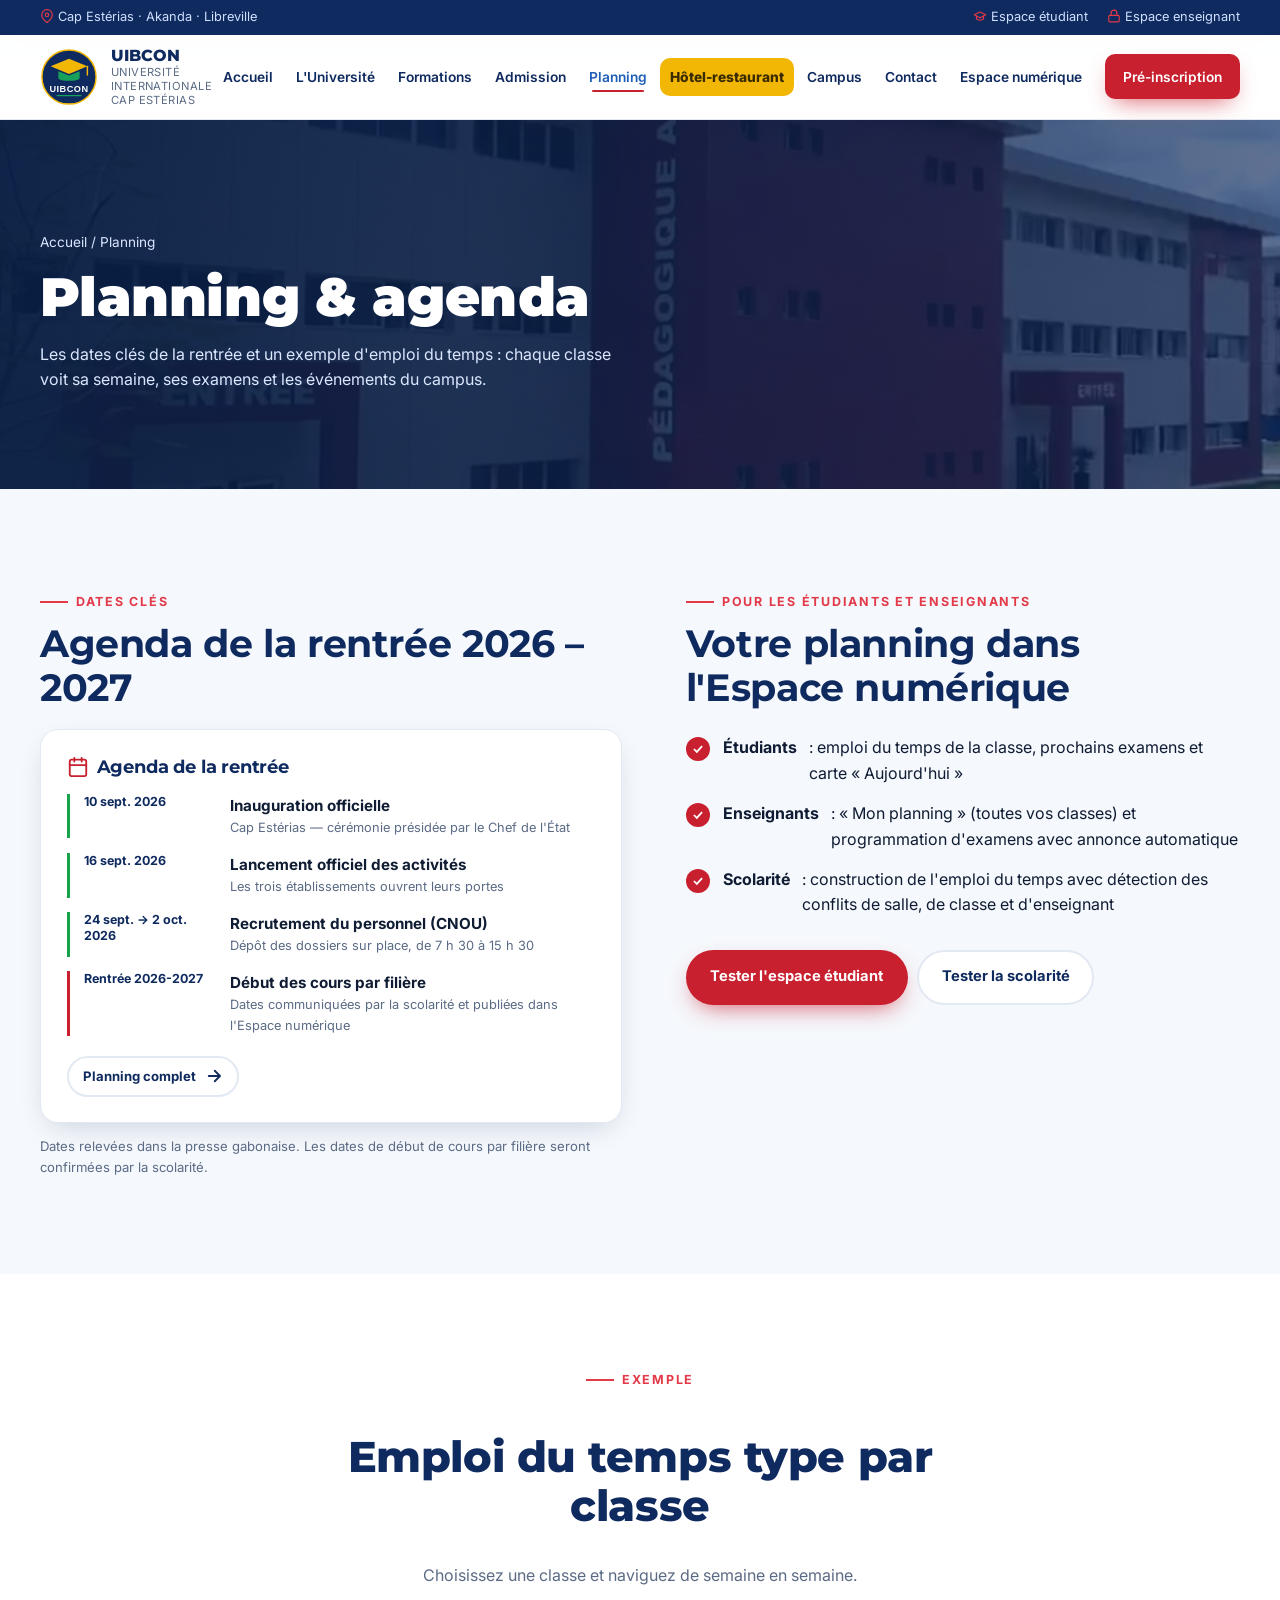
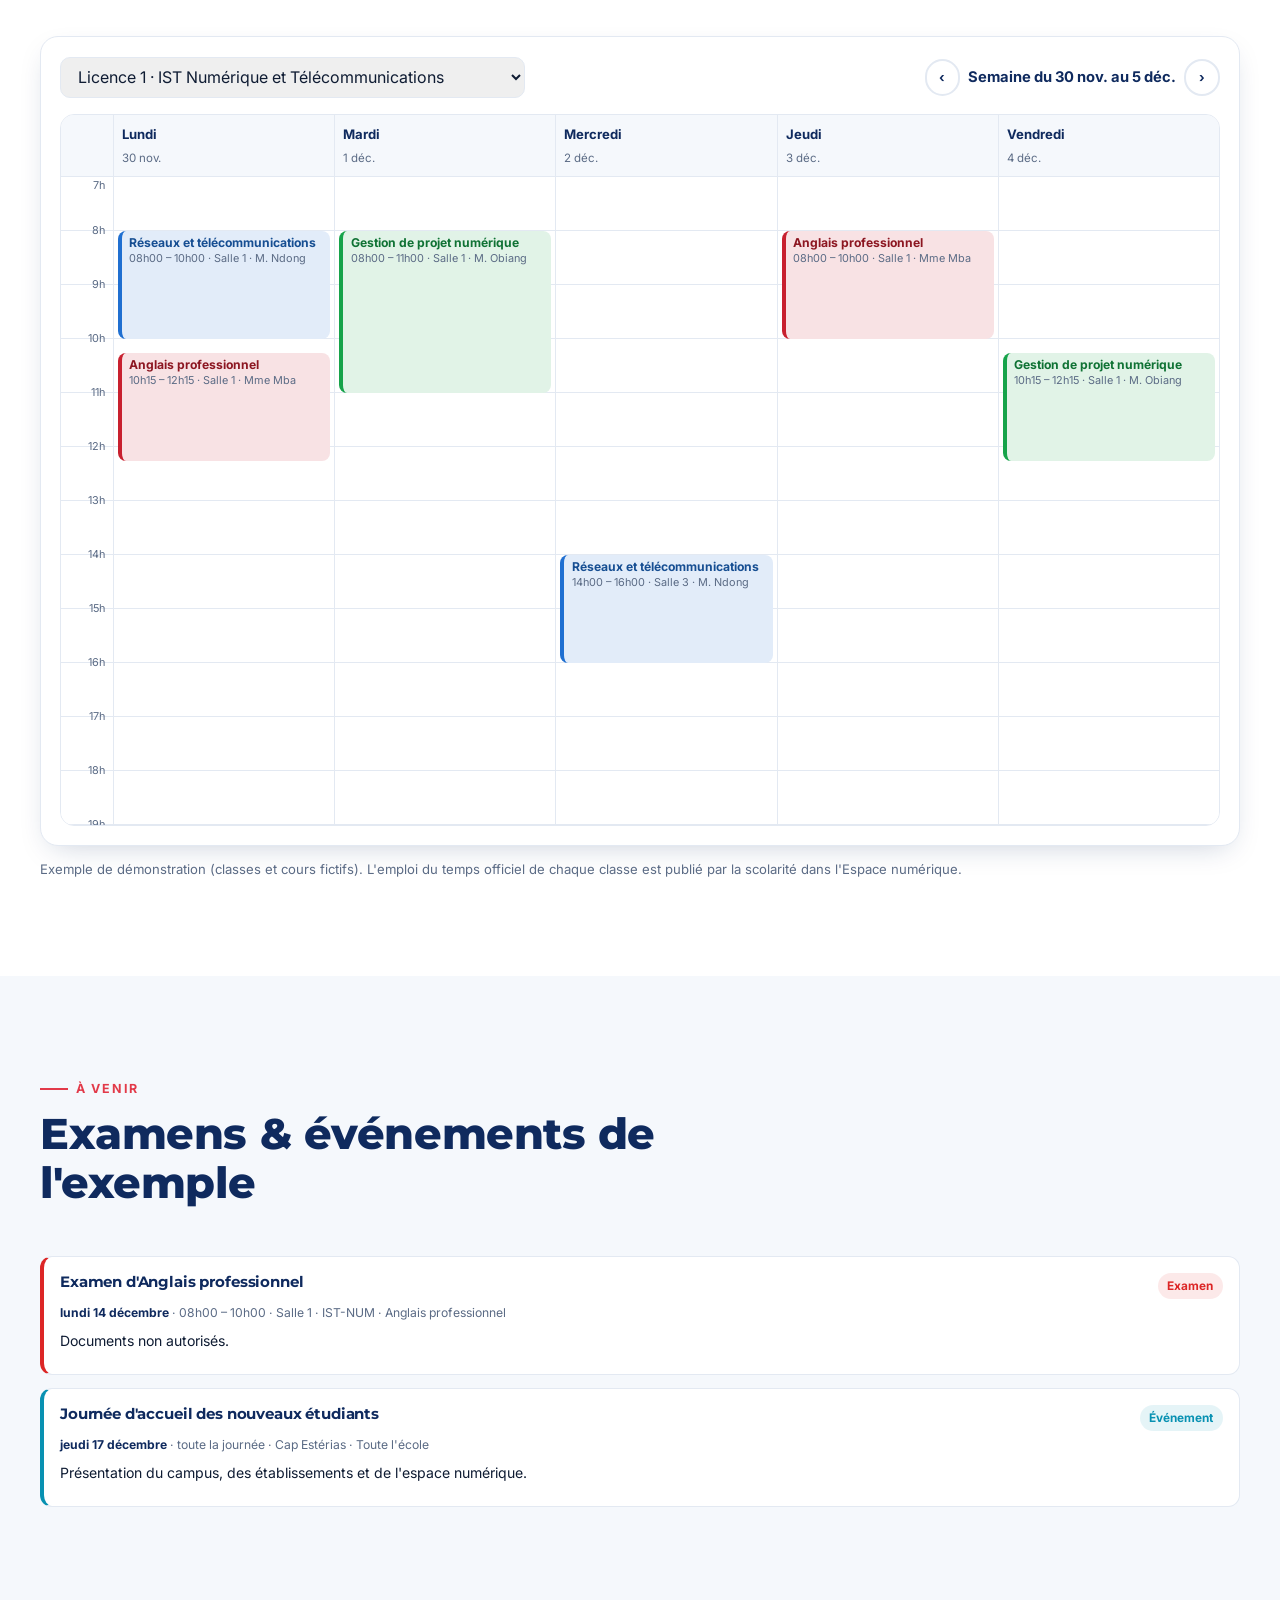
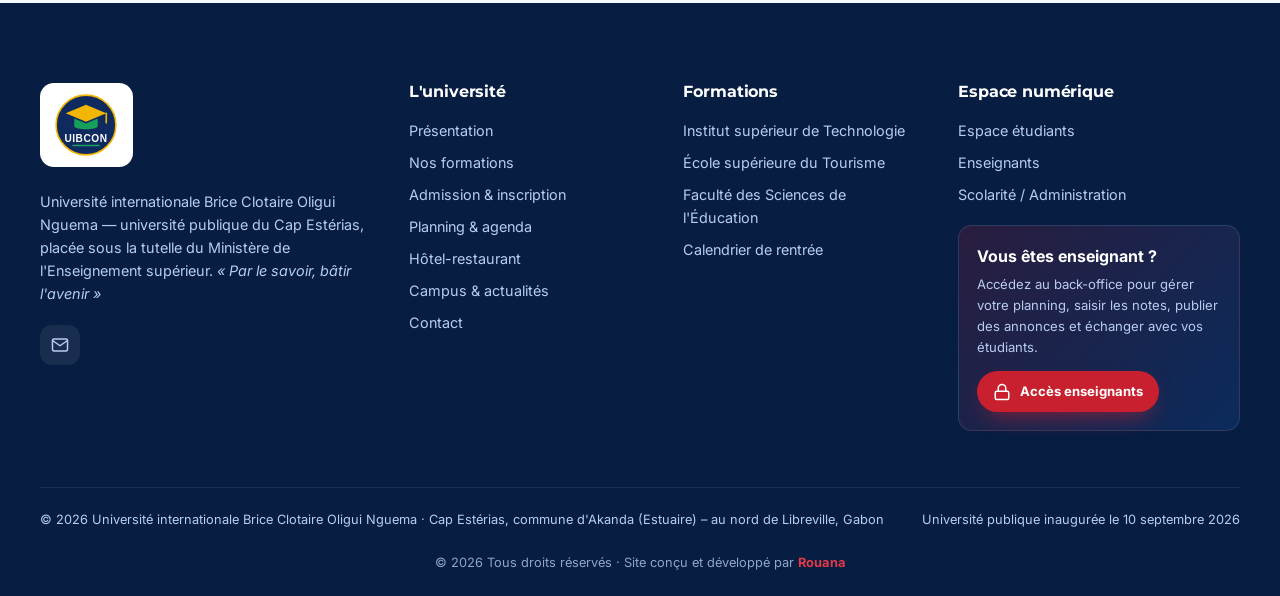
<file: planning.html>
<!doctype html>
<html lang="fr">
<head>
<meta charset="utf-8">
<meta name="viewport" content="width=device-width, initial-scale=1">
<meta name="color-scheme" content="only light">
<meta name="theme-color" content="#0f2a5e">
<title>Planning & agenda – UIBCON · Université internationale Brice Clotaire Oligui Nguema</title>
<meta name="description" content="Agenda de la rentrée et exemple d'emploi du temps de l'Université internationale Brice Clotaire Oligui Nguema : planning par classe, examens et événements.">
<link rel="icon" href="assets/img/logo-uibcon.svg">
<link rel="preconnect" href="https://fonts.googleapis.com"><link rel="preconnect" href="https://fonts.gstatic.com" crossorigin>
<link href="https://fonts.googleapis.com/css2?family=Inter:wght@400;500;600;700&family=Montserrat:wght@600;700;800;900&display=swap" rel="stylesheet">
<link rel="stylesheet" href="assets/css/style.css">
</head>
<body data-page="planning">
<div id="site-header"></div>

<header class="page-hero">
  <img class="bg" src="assets/img/pedagogique-a.jpg" alt="">
  <div class="wrap">
    <p class="crumbs"><a href="index.html">Accueil</a> / Planning</p>
    <h1>Planning & agenda</h1>
    <p>Les dates clés de la rentrée et un exemple d'emploi du temps : chaque classe voit sa semaine, ses examens et les événements du campus.</p>
  </div>
</header>

<section>
  <div class="wrap split" style="align-items:start">
    <div>
      <span class="eyebrow rv">Dates clés</span>
      <h2 class="rv d1" style="font-size:clamp(1.7rem,3.2vw,2.4rem);color:var(--navy);margin:.6rem 0 1.2rem">Agenda de la rentrée 2026 – 2027</h2>
      <div class="agenda-card rv" id="home-agenda"></div>
      <p class="pub-note">Dates relevées dans la presse gabonaise. Les dates de début de cours par filière seront confirmées par la scolarité.</p>
    </div>
    <div>
      <span class="eyebrow rv">Pour les étudiants et enseignants</span>
      <h2 class="rv d1" style="font-size:clamp(1.7rem,3.2vw,2.4rem);color:var(--navy);margin:.6rem 0 1rem">Votre planning dans l'Espace numérique</h2>
      <ul class="checks rv d2">
        <li><b>Étudiants</b> : emploi du temps de la classe, prochains examens et carte « Aujourd'hui »</li>
        <li><b>Enseignants</b> : « Mon planning » (toutes vos classes) et programmation d'examens avec annonce automatique</li>
        <li><b>Scolarité</b> : construction de l'emploi du temps avec détection des conflits de salle, de classe et d'enseignant</li>
      </ul>
      <div style="display:flex;gap:.6rem;flex-wrap:wrap;margin-top:1.4rem" class="rv d3">
        <a class="btn btn-orange" href="espace.html?role=etudiant&demo=1">Tester l'espace étudiant</a>
        <a class="btn btn-line" href="espace.html?role=admin&demo=1">Tester la scolarité</a>
      </div>
    </div>
  </div>
</section>

<section class="bg-white">
  <div class="wrap">
    <div class="center"><div class="sec-head"><span class="eyebrow">Exemple</span><h2>Emploi du temps type par classe</h2><p>Choisissez une classe et naviguez de semaine en semaine.</p></div></div>
    <div class="pub-plan">
      <div class="pl-toolbar"><select id="pp-classe" aria-label="Classe"></select><div id="pp-nav"></div></div>
      <div id="pp-grid"></div>
    </div>
    <p class="pub-note">Exemple de démonstration (classes et cours fictifs). L'emploi du temps officiel de chaque classe est publié par la scolarité dans l'Espace numérique.</p>
  </div>
</section>

<section>
  <div class="wrap">
    <div class="sec-head"><div><span class="eyebrow rv">À venir</span><h2 class="rv d1">Examens & événements de l'exemple</h2></div></div>
    <div id="pp-agenda"></div>
  </div>
</section>

<div id="site-footer"></div>
<script src="assets/js/data.js"></script>
<script src="assets/js/config.js"></script>
<script src="assets/js/store.js"></script>
<script src="assets/js/planning.js"></script>
<script src="assets/js/main.js"></script>
<script>
(() => {
  const P = Planning, db = Store.loadSample();
  let cls = db.classes[0].id, wk = P.monday(new Date());
  const sel = document.getElementById("pp-classe");
  sel.innerHTML = db.classes.map(c => `<option value="${c.id}">${c.nom}</option>`).join("");
  const label = s => { const m = Store.matiere(s.matiere), u = m && Store.user(m.prof); return {t:m ? m.nom : "Cours", sub:[s.salle, u ? (u.civ ? u.civ + " " : "") + u.nom : ""].filter(Boolean).join(" · ")}; };
  const events = () => db.evenements.filter(e => e.type !== "reunion" && (e.classe === "*" || e.classe === cls));
  const draw = day => {
    document.getElementById("pp-nav").innerHTML = P.weekNav(wk);
    P.week(document.getElementById("pp-grid"), {seances:Store.seancesClasse(cls), events:events(), week:wk, label, day});
    document.getElementById("pp-agenda").innerHTML = P.agenda(events(), null);
  };
  sel.onchange = () => { cls = sel.value; draw(); };
  document.getElementById("pp-nav").addEventListener("click", e => {
    const b = e.target.closest("[data-w]"); if (!b) return; const n = +b.dataset.w;
    wk = n === 0 ? P.monday(new Date()) : P.addDays(wk, n); draw();
  });
  draw();
})();
</script>
</body>
</html>
</file>
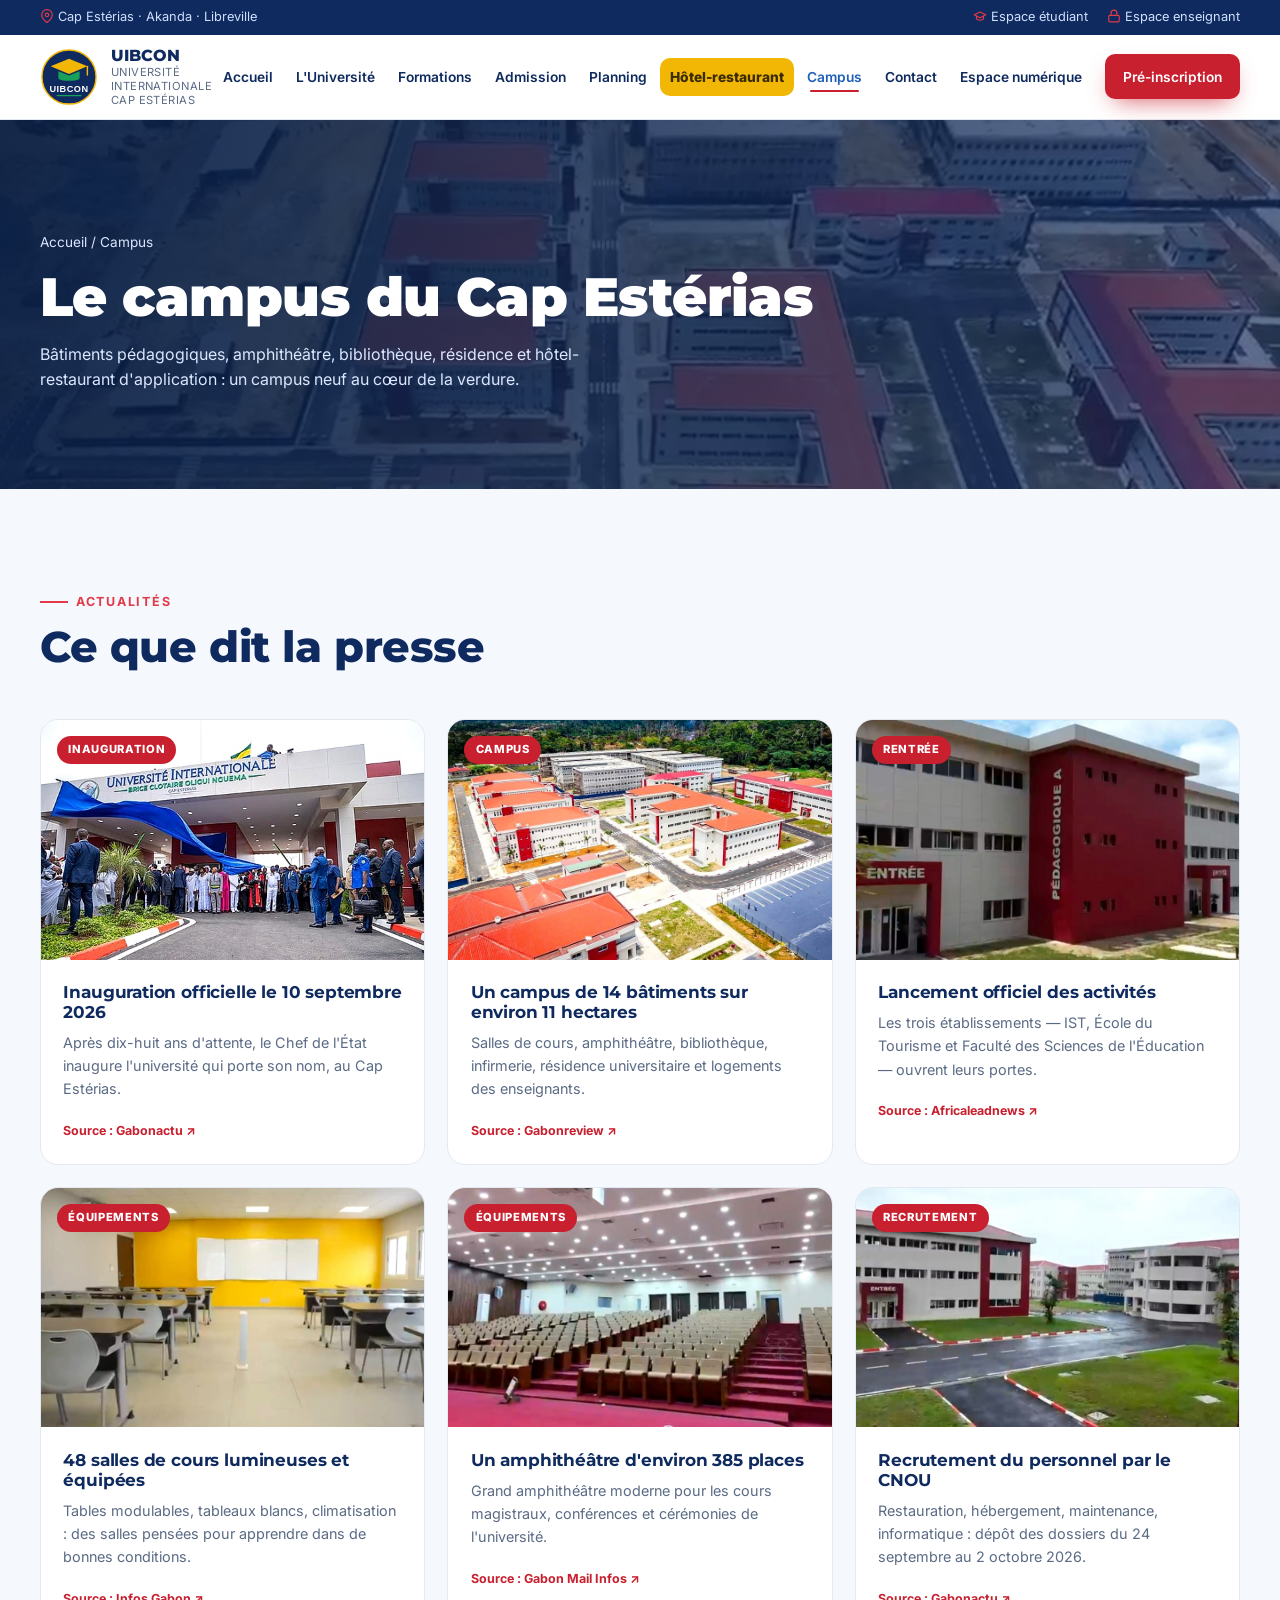
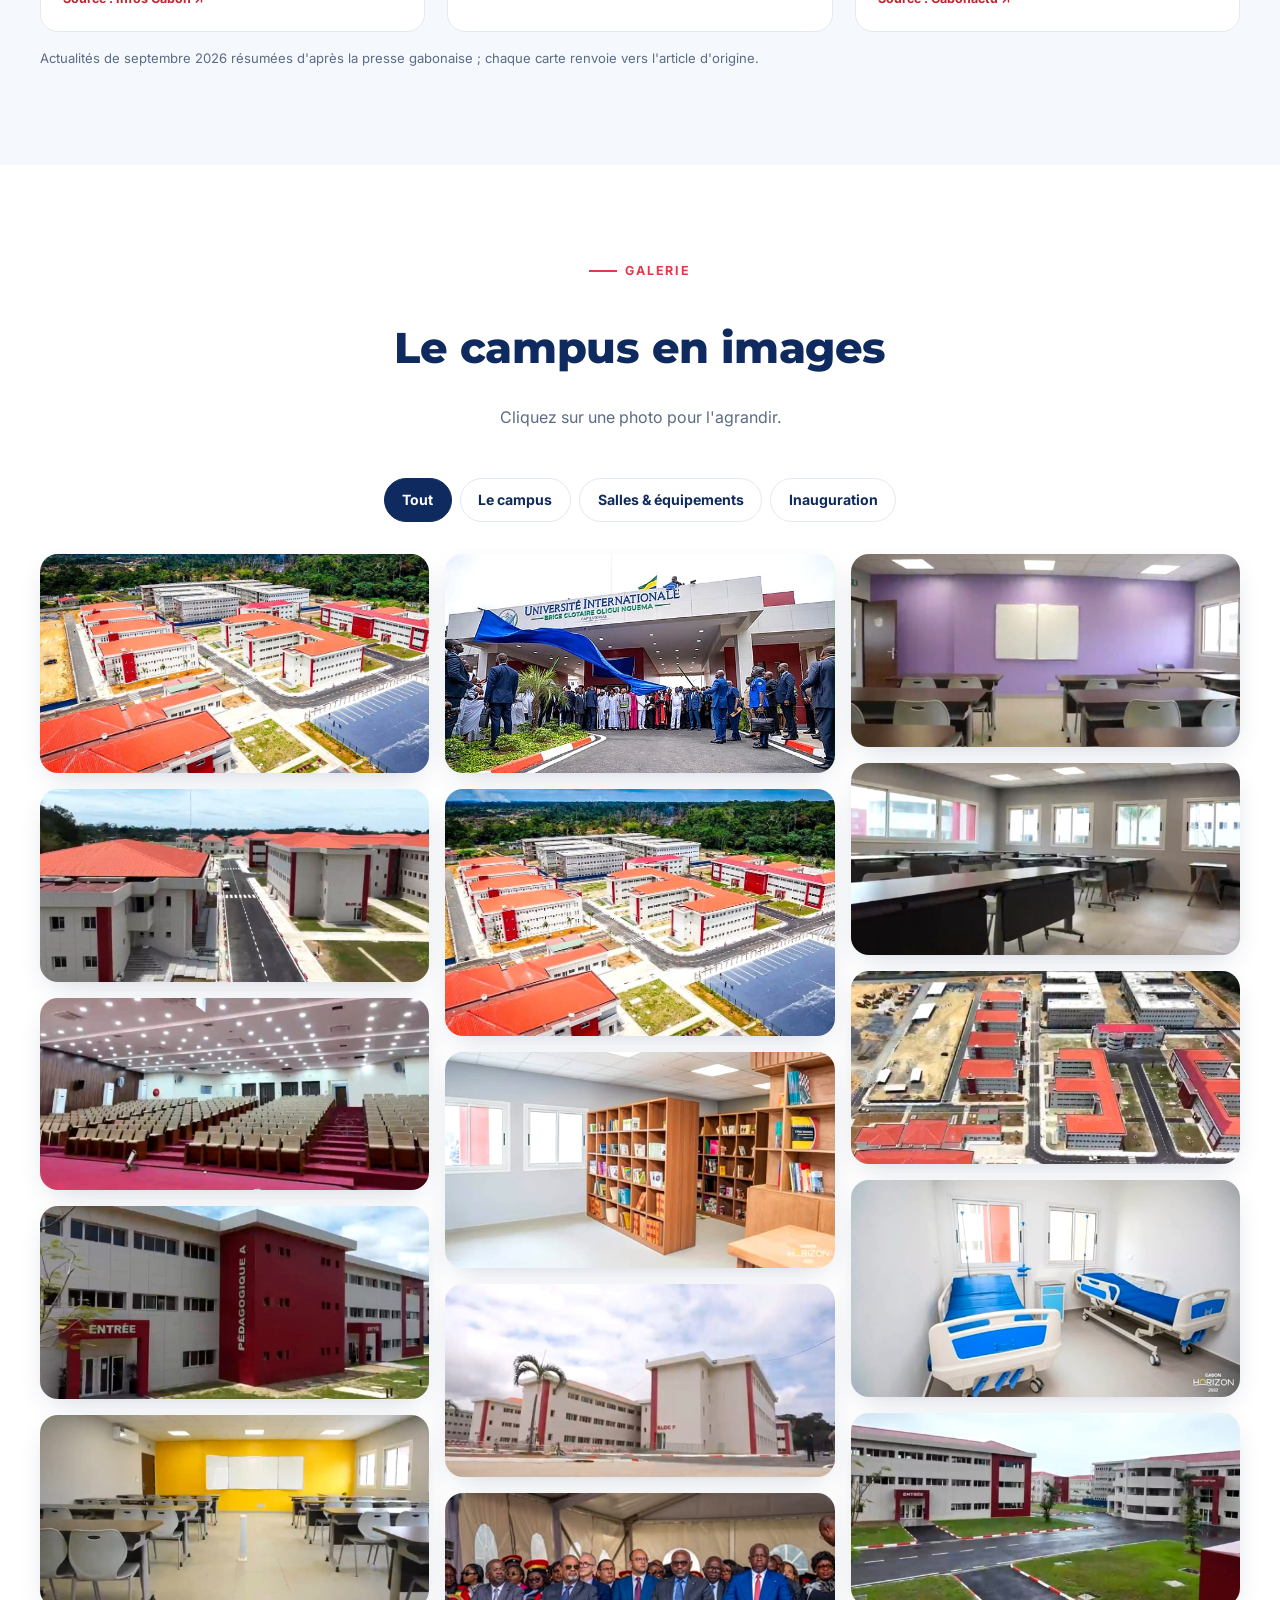
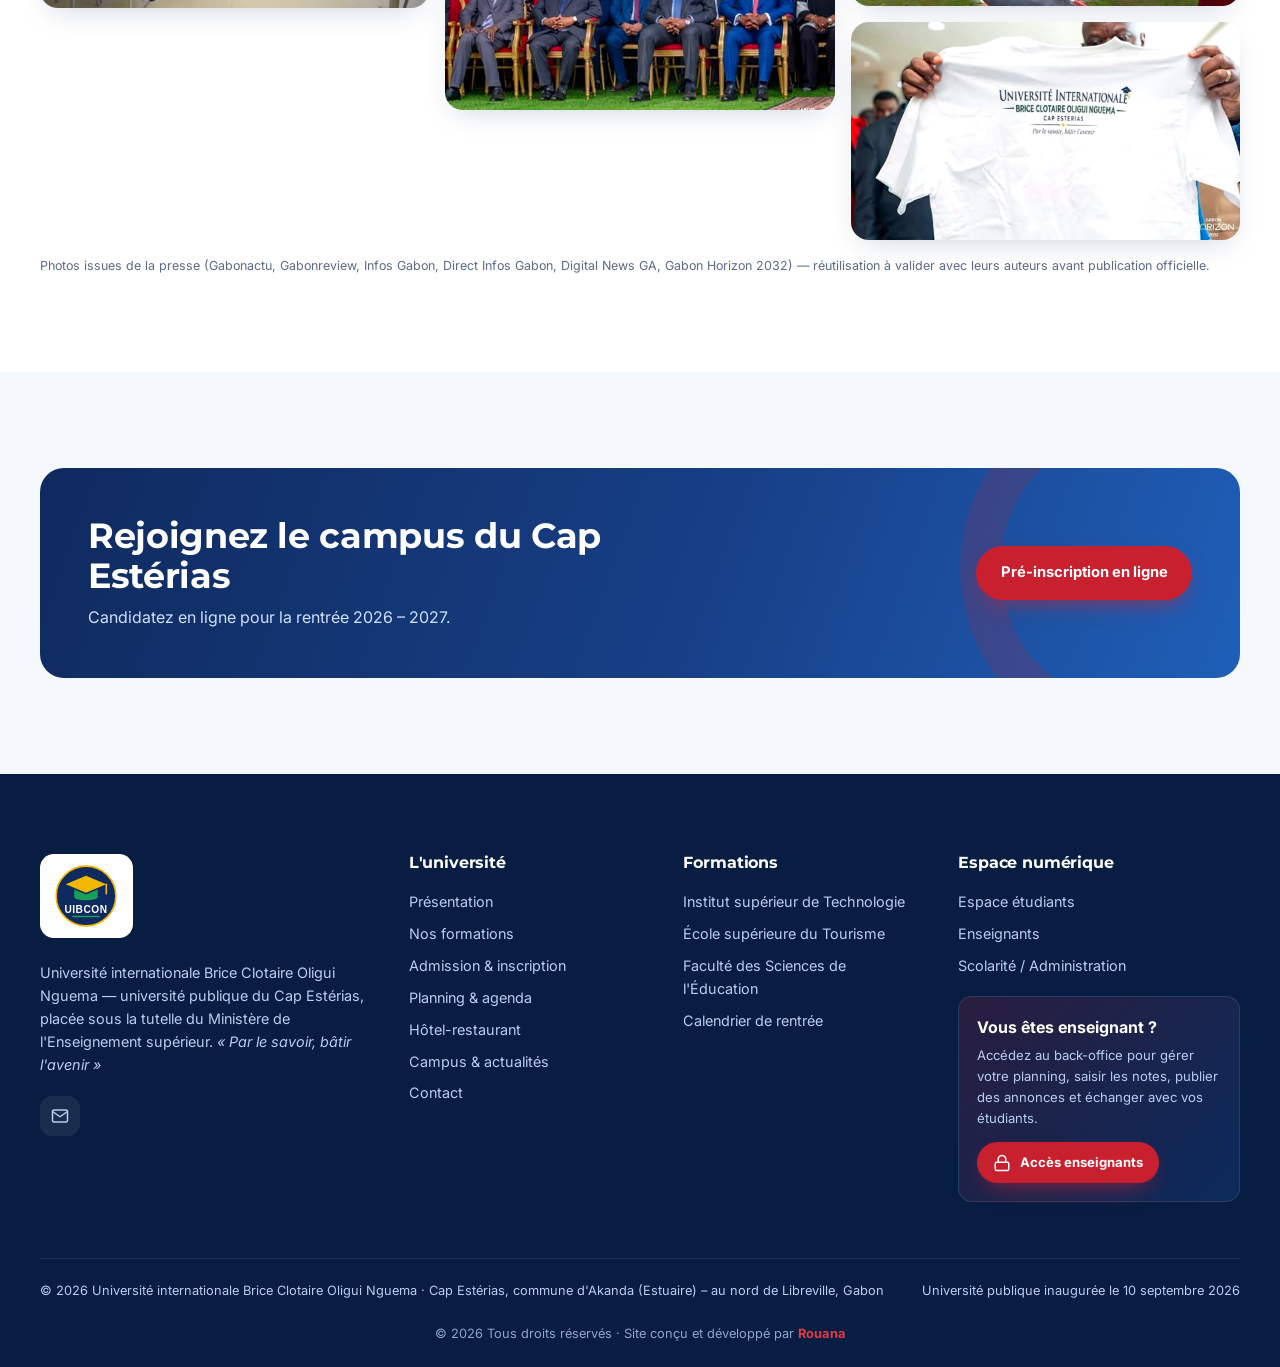
<file: vie-etudiante.html>
<!doctype html>
<html lang="fr">
<head>
<meta charset="utf-8">
<meta name="viewport" content="width=device-width, initial-scale=1">
<meta name="color-scheme" content="only light">
<meta name="theme-color" content="#0f2a5e">
<title>Campus & actualités – UIBCON · Université internationale Brice Clotaire Oligui Nguema</title>
<meta name="description" content="Photos du campus du Cap Estérias et actualités de l'Université internationale Brice Clotaire Oligui Nguema.">
<link rel="icon" href="assets/img/logo-uibcon.svg">
<link rel="preconnect" href="https://fonts.googleapis.com"><link rel="preconnect" href="https://fonts.gstatic.com" crossorigin>
<link href="https://fonts.googleapis.com/css2?family=Inter:wght@400;500;600;700&family=Montserrat:wght@600;700;800;900&display=swap" rel="stylesheet">
<link rel="stylesheet" href="assets/css/style.css">
</head>
<body data-page="vie-etudiante">
<div id="site-header"></div>

<header class="page-hero">
  <img class="bg" src="assets/img/campus-plan-aerien.jpg" alt="" style="object-position:center 40%">
  <div class="wrap">
    <p class="crumbs"><a href="index.html">Accueil</a> / Campus</p>
    <h1>Le campus du Cap Estérias</h1>
    <p>Bâtiments pédagogiques, amphithéâtre, bibliothèque, résidence et hôtel-restaurant d'application : un campus neuf au cœur de la verdure.</p>
  </div>
</header>

<section>
  <div class="wrap">
    <div class="sec-head"><div><span class="eyebrow rv">Actualités</span><h2 class="rv d1">Ce que dit la presse</h2></div></div>
    <div class="news" id="news"></div>
    <p style="font-size:.82rem;color:var(--muted);margin-top:1rem">Actualités de septembre 2026 résumées d'après la presse gabonaise ; chaque carte renvoie vers l'article d'origine.</p>
  </div>
</section>

<section class="bg-white">
  <div class="wrap">
    <div class="center"><div class="sec-head"><span class="eyebrow">Galerie</span><h2>Le campus en images</h2><p>Cliquez sur une photo pour l'agrandir.</p></div></div>
    <div class="filters" id="gallery-filters"></div>
    <div class="gallery" id="gallery" style="scroll-margin-top:90px"></div>
    <p style="font-size:.78rem;color:var(--muted);margin-top:1rem">Photos issues de la presse (Gabonactu, Gabonreview, Infos Gabon, Direct Infos Gabon, Digital News GA, Gabon Horizon 2032) — réutilisation à valider avec leurs auteurs avant publication officielle.</p>
  </div>
</section>

<section>
  <div class="wrap"><div class="band rv">
    <div><h2>Rejoignez le campus du Cap Estérias</h2><p>Candidatez en ligne pour la rentrée 2026 – 2027.</p></div>
    <a class="btn btn-orange" href="admission.html#preinscription">Pré-inscription en ligne</a>
  </div></div>
</section>

<div id="site-footer"></div>
<script src="assets/js/data.js"></script>
<script src="assets/js/config.js"></script>
<script src="assets/js/store.js"></script>
<script src="assets/js/main.js"></script>
</body>
</html>
</file>
<file: assets/css/style.css>
/* =========================================================
   UIBCON — Université internationale Brice Clotaire Oligui Nguema · Feuille de style
   ========================================================= */
:root{
  color-scheme:only light;
  --navy:#0f2a5e; --navy-2:#173f86; --blue:#1f5fb8; --sky:#3a8be0; --sky-2:#dfeaff;
  --orange:#c8202f; --orange-2:#e23a49; --gold:#f2b705;
  --ink:#0f1c33; --muted:#5b6b85; --line:#e3e9f2; --bg:#f5f8fc; --card:#fff;
  --ok:#16a34a; --warn:#d97706; --bad:#dc2626;
  --r:18px; --r-sm:12px; --shadow:0 10px 30px -12px rgba(15,42,94,.25); --shadow-lg:0 30px 60px -20px rgba(15,42,94,.35);
  --font-h:"Montserrat",system-ui,sans-serif; --font:"Inter",system-ui,sans-serif;
  --wrap:1200px;
}
*{box-sizing:border-box;margin:0;padding:0}
html{scroll-behavior:smooth}
body{font-family:var(--font);color:var(--ink);background:var(--bg);line-height:1.6;-webkit-font-smoothing:antialiased;overflow-x:hidden}
img{max-width:100%;display:block}
a{color:inherit;text-decoration:none}
button,input,select,textarea{font:inherit;color:inherit}
h1,h2,h3,h4{font-family:var(--font-h);line-height:1.15;letter-spacing:-.01em}
.wrap{width:min(var(--wrap),100% - 32px);margin-inline:auto}
.sr-only{position:absolute;width:1px;height:1px;overflow:hidden;clip:rect(0 0 0 0)}

/* ---------- Boutons ---------- */
.btn{display:inline-flex;align-items:center;gap:.55rem;padding:.85rem 1.4rem;border-radius:999px;font-weight:700;font-size:.92rem;border:2px solid transparent;cursor:pointer;transition:.25s;white-space:nowrap}
.btn svg{width:18px;height:18px}
.btn-orange{background:var(--orange);color:#fff;box-shadow:0 10px 24px -10px rgba(200,32,47,.8)}
.btn-orange:hover{background:var(--orange-2);transform:translateY(-2px)}
.btn-ghost{border-color:rgba(255,255,255,.55);color:#fff}
.btn-ghost:hover{background:#fff;color:var(--navy)}
.btn-navy{background:var(--navy);color:#fff}
.btn-navy:hover{background:var(--blue)}
.btn-line{border-color:var(--line);background:#fff;color:var(--navy)}
.btn-line:hover{border-color:var(--blue);color:var(--blue)}
.btn-sm{padding:.5rem .9rem;font-size:.82rem}

/* ---------- Top bar & header ---------- */
.topbar{background:var(--navy);color:#cfe0ff;font-size:.8rem}
.topbar .wrap{display:flex;justify-content:space-between;gap:1rem;padding:.45rem 0;flex-wrap:wrap}
.topbar a:hover{color:#fff}
.topbar .tb-l,.topbar .tb-r{display:flex;gap:1.2rem;align-items:center;flex-wrap:wrap}
.topbar svg{width:14px;height:14px;vertical-align:-2px;margin-right:4px;color:var(--orange-2)}
.header{position:sticky;top:0;z-index:50;background:rgba(255,255,255,.92);backdrop-filter:blur(12px);border-bottom:1px solid var(--line);transition:.3s}
.header.scrolled{box-shadow:0 8px 30px -18px rgba(15,42,94,.4)}
.header .wrap{display:flex;align-items:center;justify-content:space-between;gap:1rem;height:84px;transition:height .3s}
.header.scrolled .wrap{height:68px}
.brand{display:flex;align-items:center;gap:.8rem}
.brand img{height:58px;width:auto;transition:.3s}
.header.scrolled .brand img{height:48px}
.brand b{display:block;font-family:var(--font-h);font-weight:800;color:var(--navy);font-size:1rem;line-height:1.1}
.brand small{display:block;font-size:.7rem;color:var(--muted);letter-spacing:.04em;text-transform:uppercase}
.nav{display:flex;align-items:center;gap:.2rem}
.nav a{padding:.55rem .8rem;border-radius:10px;font-weight:600;font-size:.9rem;color:var(--navy);position:relative}
.nav a:hover{color:var(--blue);background:var(--sky-2)}
.nav a.active{color:var(--blue)}
.nav a.active::after{content:"";position:absolute;left:.8rem;right:.8rem;bottom:.25rem;height:2px;background:var(--orange);border-radius:2px}
.nav .btn{margin-left:.6rem}
.burger{display:none;background:none;border:0;width:44px;height:44px;cursor:pointer;border-radius:10px}
.burger span{display:block;width:24px;height:2px;background:var(--navy);margin:5px auto;transition:.3s}
@media (max-width:1180px){
  .burger{display:block}
  .nav{position:fixed;inset:68px 0 auto 0;background:#fff;flex-direction:column;align-items:stretch;padding:1rem;gap:.2rem;box-shadow:var(--shadow-lg);transform:translateY(-12px);opacity:0;visibility:hidden;pointer-events:none;transition:.3s;max-height:calc(100vh - 68px);overflow:auto}
  .header .wrap{height:68px}
  .nav.open{transform:none;opacity:1;visibility:visible;pointer-events:auto}
  .nav a{padding:.9rem 1rem}
  .nav .btn{margin:.5rem 0 0;justify-content:center}
  .topbar .tb-r{display:none}
  .brand small{display:none}
}
@media (max-width:640px){.topbar{display:none}.hero-dots{display:none!important}.hero .wrap{padding:4rem 0 8rem!important}
}

/* ---------- Hero ---------- */
.hero{position:relative;min-height:88vh;display:grid;align-items:center;color:#fff;overflow:hidden;isolation:isolate}
.hero-slides,.hero-slides figure{position:absolute;inset:0;z-index:-2}
.hero-slides figure{opacity:0;transition:opacity 1.4s ease}
.hero-slides figure.on{opacity:1}
.hero-slides img{width:100%;height:100%;object-fit:cover;transform:scale(1.08)}
.hero-slides figure.on img{animation:kenburns 9s ease-out forwards}
@keyframes kenburns{from{transform:scale(1.12)}to{transform:scale(1)}}
.hero::before{content:"";position:absolute;inset:0;z-index:-1;background:linear-gradient(100deg,rgba(8,30,68,.95) 0%,rgba(15,42,94,.78) 42%,rgba(15,42,94,.15) 100%)}
.hero .wrap{padding:6rem 0 9rem}
.eyebrow{display:inline-flex;align-items:center;gap:.5rem;font-weight:700;font-size:.78rem;letter-spacing:.14em;text-transform:uppercase;color:var(--orange-2)}
.eyebrow::before{content:"";width:28px;height:2px;background:currentColor}
.hero h1{font-size:clamp(2.3rem,5.4vw,4.3rem);font-weight:900;max-width:14ch;margin:1rem 0 1.2rem}
.hero h1 em{font-style:normal;background:linear-gradient(90deg,var(--orange-2),var(--gold));-webkit-background-clip:text;background-clip:text;color:transparent}
.hero p.lead{font-size:1.12rem;max-width:52ch;color:#dbe7ff}
.hero .cta{display:flex;gap:.8rem;margin-top:2rem;flex-wrap:wrap}
.hero-dots{position:absolute;right:32px;bottom:150px;display:flex;flex-direction:column;gap:10px}
.hero-dots button{width:10px;height:10px;border-radius:50%;border:2px solid #fff;background:transparent;cursor:pointer;transition:.3s}
.hero-dots button.on{background:var(--orange);border-color:var(--orange);height:28px;border-radius:6px}
.wave{position:absolute;left:0;right:0;bottom:-1px;width:100%;height:110px;z-index:0}
.wave path{animation:wave 10s ease-in-out infinite alternate}
.wave path:nth-child(2){animation-duration:14s;animation-direction:alternate-reverse}
@keyframes wave{to{transform:translateX(-60px)}}

.stats{position:relative;z-index:3;margin-top:-80px}
.stats .grid{display:grid;grid-template-columns:repeat(4,1fr);background:var(--navy);color:#fff;border-radius:var(--r);box-shadow:var(--shadow-lg);overflow:hidden}
.stat{padding:1.8rem 1.4rem;display:flex;gap:1rem;align-items:center;border-right:1px solid rgba(255,255,255,.1)}
.stat:last-child{border:0}
.stat .ic{width:52px;height:52px;border-radius:14px;display:grid;place-items:center;background:rgba(200,32,47,.15);color:var(--orange-2);flex:none}
.stat .ic svg{width:26px;height:26px}
.stat b{font-family:var(--font-h);font-size:2rem;font-weight:800;display:block;line-height:1}
.stat span{font-size:.82rem;color:#b9cdf0}
@media (max-width:860px){.stats .grid{grid-template-columns:1fr 1fr}.stat:nth-child(2){border-right:0}.stat{border-bottom:1px solid rgba(255,255,255,.1)}}
@media (max-width:480px){.stats .grid{grid-template-columns:1fr}.stat{border-right:0}}

/* ---------- Sections ---------- */
section{padding:6rem 0}
.sec-head{display:flex;justify-content:space-between;align-items:end;gap:2rem;margin-bottom:3rem;flex-wrap:wrap}
.sec-head h2{font-size:clamp(1.8rem,3.4vw,2.7rem);color:var(--navy);font-weight:800;max-width:22ch;margin-top:.6rem}
.sec-head p{max-width:48ch;color:var(--muted)}
.center{text-align:center}
.center .sec-head{justify-content:center;text-align:center;flex-direction:column;align-items:center}
.bg-white{background:#fff}
.bg-navy{background:var(--navy);color:#fff}
.bg-navy .sec-head h2{color:#fff}
.bg-navy .sec-head p{color:#b9cdf0}

/* Page hero (pages internes) */
.page-hero{position:relative;color:#fff;padding:7rem 0 6rem;overflow:hidden;isolation:isolate}
.page-hero img.bg{position:absolute;inset:0;width:100%;height:100%;object-fit:cover;z-index:-2}
.page-hero::before{content:"";position:absolute;inset:0;z-index:-1;background:linear-gradient(100deg,rgba(8,30,68,.95),rgba(15,42,94,.65))}
.page-hero h1{font-size:clamp(2rem,4.5vw,3.4rem);font-weight:900;margin:.8rem 0}
.page-hero p{max-width:60ch;color:#dbe7ff}
.crumbs{font-size:.85rem;color:#b9cdf0}
.crumbs a:hover{color:#fff}

/* ---------- Cartes formations ---------- */
.tabs{display:flex;gap:.5rem;flex-wrap:wrap;margin-bottom:2rem}
.tab{padding:.6rem 1.1rem;border-radius:999px;border:1.5px solid var(--line);background:#fff;font-weight:700;font-size:.88rem;cursor:pointer;color:var(--navy);transition:.2s}
.tab:hover{border-color:var(--blue)}
.tab.on{background:var(--navy);border-color:var(--navy);color:#fff}
.tab .n{display:inline-grid;place-items:center;min-width:22px;height:22px;border-radius:99px;background:var(--sky-2);color:var(--blue);font-size:.72rem;margin-left:.35rem;padding:0 6px}
.tab.on .n{background:var(--orange);color:#fff}
.cards{display:grid;grid-template-columns:repeat(auto-fill,minmax(260px,1fr));gap:1.3rem}
.fcard{background:#fff;border:1px solid var(--line);border-radius:var(--r);padding:1.6rem;position:relative;transition:.3s;display:flex;flex-direction:column;gap:.7rem;overflow:hidden}
.fcard::after{content:"";position:absolute;left:0;top:0;height:4px;width:0;background:linear-gradient(90deg,var(--orange),var(--gold));transition:.4s}
.fcard:hover{transform:translateY(-6px);box-shadow:var(--shadow);border-color:transparent}
.fcard:hover::after{width:100%}
.fcard .ic{width:54px;height:54px;border-radius:14px;background:var(--navy);color:#fff;display:grid;place-items:center;transition:.3s}
.fcard:hover .ic{background:var(--orange);transform:rotate(-6deg)}
.fcard .ic svg{width:26px;height:26px}
.fcard h3{font-size:1.05rem;color:var(--navy)}
.fcard p{font-size:.9rem;color:var(--muted);flex:1}
.fcard .tag{position:absolute;top:1.3rem;right:1.3rem;font-size:.7rem;font-weight:800;letter-spacing:.06em;text-transform:uppercase;padding:.25rem .6rem;border-radius:99px;background:var(--sky-2);color:var(--blue)}
.fcard .tag.m{background:#fff1e4;color:var(--orange)}
.fcard .tag.c{background:#fdf4dc;color:#a36d05}
.fcard .more{font-weight:700;color:var(--blue);font-size:.88rem;display:inline-flex;gap:.3rem;align-items:center;cursor:pointer;background:none;border:0;padding:0}
.fcard .more:hover{gap:.6rem}

/* ---------- Split / feature ---------- */
.split{display:grid;grid-template-columns:1.05fr 1fr;gap:4rem;align-items:center}
@media (max-width:900px){.split{grid-template-columns:1fr;gap:2.5rem}}
.mosaic{display:grid;grid-template-columns:1fr 1fr;grid-template-rows:220px 220px;gap:1rem;position:relative}
.mosaic img{width:100%;height:100%;object-fit:cover;border-radius:var(--r);box-shadow:var(--shadow)}
.mosaic img:first-child{grid-row:span 2}
.mosaic .badge{position:absolute;left:-18px;bottom:28px;background:var(--orange);color:#fff;border-radius:var(--r);padding:1rem 1.3rem;box-shadow:var(--shadow-lg);font-family:var(--font-h)}
.mosaic .badge b{font-size:2rem;display:block;line-height:1}
.mosaic .badge span{font-size:.8rem}
@media (max-width:560px){.mosaic{grid-template-rows:170px 170px}.mosaic .badge{left:8px}}
.checks{list-style:none;display:grid;gap:.9rem;margin:1.6rem 0 2rem}
.checks li{display:flex;gap:.8rem;align-items:flex-start}
.checks li::before{content:"";flex:none;width:24px;height:24px;border-radius:50%;background:var(--orange) url("data:image/svg+xml,%3Csvg xmlns='http://www.w3.org/2000/svg' viewBox='0 0 24 24' fill='none' stroke='white' stroke-width='3'%3E%3Cpath d='M5 12l5 5 9-10'/%3E%3C/svg%3E") center/14px no-repeat;margin-top:2px}
.lead-p{color:var(--muted);font-size:1.05rem}

/* ---------- Valeurs / pillars ---------- */
.pillars{display:grid;grid-template-columns:repeat(4,1fr);gap:1.2rem}
@media (max-width:900px){.pillars{grid-template-columns:1fr 1fr}}
@media (max-width:520px){.pillars{grid-template-columns:1fr}}
.pillar{padding:2rem 1.6rem;border-radius:var(--r);background:rgba(255,255,255,.06);border:1px solid rgba(255,255,255,.1);transition:.3s}
.pillar:hover{background:rgba(255,255,255,.1);transform:translateY(-4px)}
.pillar .num{font-family:var(--font-h);font-weight:900;font-size:2.4rem;color:var(--orange-2);opacity:.9}
.pillar h3{margin:.6rem 0 .5rem;font-size:1.1rem}
.pillar p{color:#b9cdf0;font-size:.92rem}

/* ---------- Galerie ---------- */
.filters{display:flex;gap:.5rem;flex-wrap:wrap;justify-content:center;margin-bottom:2rem}
.gallery{columns:3 280px;column-gap:1rem}
.gallery figure{break-inside:avoid;margin-bottom:1rem;position:relative;border-radius:var(--r);overflow:hidden;cursor:zoom-in;box-shadow:var(--shadow)}
.gallery img{width:100%;transition:transform .6s}
.gallery figure:hover img{transform:scale(1.06)}
.gallery figcaption{position:absolute;inset:auto 0 0 0;padding:2.5rem 1rem .9rem;color:#fff;font-weight:600;font-size:.9rem;background:linear-gradient(transparent,rgba(8,30,68,.9));transform:translateY(40%);opacity:0;transition:.35s}
.gallery figure:hover figcaption{transform:none;opacity:1}
.gallery figcaption small{display:block;color:var(--orange-2);font-size:.72rem;text-transform:uppercase;letter-spacing:.1em}
.gallery figure.hide{display:none}
.lightbox{position:fixed;inset:0;background:rgba(5,15,35,.94);z-index:200;display:none;align-items:center;justify-content:center;padding:2rem}
.lightbox.on{display:flex}
.lightbox img{max-height:84vh;max-width:92vw;border-radius:12px;box-shadow:0 20px 60px rgba(0,0,0,.6)}
.lightbox p{position:absolute;bottom:1.2rem;left:0;right:0;text-align:center;color:#fff;font-weight:600}
.lightbox button{position:absolute;background:rgba(255,255,255,.12);border:0;color:#fff;width:48px;height:48px;border-radius:50%;cursor:pointer;font-size:1.4rem}
.lightbox button:hover{background:var(--orange)}
.lb-x{top:1.2rem;right:1.2rem}.lb-p{left:1.2rem;top:50%}.lb-n{right:1.2rem;top:50%}

/* ---------- Actualités ---------- */
.news{display:grid;grid-template-columns:repeat(3,1fr);gap:1.4rem}
@media (max-width:900px){.news{grid-template-columns:1fr 1fr}}
@media (max-width:600px){.news{grid-template-columns:1fr}}
.ncard{background:#fff;border-radius:var(--r);overflow:hidden;border:1px solid var(--line);transition:.3s;display:flex;flex-direction:column}
.ncard:hover{box-shadow:var(--shadow);transform:translateY(-5px)}
.ncard .ph{aspect-ratio:16/10;overflow:hidden;position:relative}
.ncard .ph img{width:100%;height:100%;object-fit:cover;transition:.6s}
.ncard:hover .ph img{transform:scale(1.07)}
.ncard .cat{position:absolute;top:1rem;left:1rem;background:var(--orange);color:#fff;font-size:.7rem;font-weight:800;padding:.3rem .7rem;border-radius:99px;text-transform:uppercase;letter-spacing:.06em}
.ncard .bd{padding:1.4rem;display:flex;flex-direction:column;gap:.6rem;flex:1}
.ncard h3{font-size:1.08rem;color:var(--navy)}
.ncard p{font-size:.9rem;color:var(--muted)}

/* ---------- Témoignages ---------- */
.testi{position:relative;max-width:820px;margin:auto;text-align:center}
.testi blockquote{font-family:var(--font-h);font-size:clamp(1.15rem,2.2vw,1.5rem);font-weight:600;line-height:1.5;color:#fff;min-height:7.5em;transition:opacity .4s}
.testi cite{display:block;margin-top:1.2rem;font-style:normal;color:var(--orange-2);font-weight:700}
.testi cite span{display:block;color:#b9cdf0;font-weight:500;font-size:.88rem}
.testi .dots{display:flex;gap:8px;justify-content:center;margin-top:1.6rem}
.testi .dots button{width:10px;height:10px;border-radius:99px;border:0;background:rgba(255,255,255,.3);cursor:pointer;transition:.3s}
.testi .dots button.on{width:30px;background:var(--orange)}

/* ---------- Partenaires marquee ---------- */
.marquee{overflow:hidden;mask-image:linear-gradient(90deg,transparent,#000 10%,#000 90%,transparent)}
.marquee .track{display:flex;gap:1rem;width:max-content;animation:marq 38s linear infinite}
.marquee:hover .track{animation-play-state:paused}
@keyframes marq{to{transform:translateX(-50%)}}
.partner{display:flex;align-items:center;gap:.8rem;padding:1rem 1.4rem;background:#fff;border:1px solid var(--line);border-radius:14px;min-width:250px}
.partner .pl{width:44px;height:44px;border-radius:12px;display:grid;place-items:center;font-family:var(--font-h);font-weight:900;color:#fff;font-size:.8rem;flex:none}
.partner b{display:block;color:var(--navy);font-size:.9rem;line-height:1.2}
.partner small{color:var(--muted);font-size:.75rem}

/* ---------- CTA band ---------- */
.band{background:linear-gradient(110deg,var(--navy) 0%,var(--navy-2) 55%,var(--blue) 100%);border-radius:24px;padding:3rem;color:#fff;display:flex;justify-content:space-between;align-items:center;gap:2rem;position:relative;overflow:hidden;flex-wrap:wrap}
.band::after{content:"";position:absolute;right:-80px;top:-80px;width:280px;height:280px;border-radius:50%;border:40px solid rgba(200,32,47,.18)}
.band h2{font-size:clamp(1.5rem,3vw,2.2rem);max-width:24ch}
.band p{color:#cfe0ff;margin-top:.5rem}
.band > *{position:relative;z-index:1}

/* ---------- Formulaires ---------- */
.form{display:grid;gap:1rem}
.form .row{display:grid;grid-template-columns:1fr 1fr;gap:1rem}
@media (max-width:620px){.form .row{grid-template-columns:1fr}}
.field label{display:block;font-weight:600;font-size:.85rem;margin-bottom:.35rem;color:var(--navy)}
.field input,.field select,.field textarea{width:100%;padding:.8rem 1rem;border:1.5px solid var(--line);border-radius:var(--r-sm);background:#fff;transition:.2s;outline:none}
.field input:focus,.field select:focus,.field textarea:focus{border-color:var(--blue);box-shadow:0 0 0 4px rgba(31,111,209,.12)}
.field textarea{min-height:130px;resize:vertical}
.panel{background:#fff;border:1px solid var(--line);border-radius:var(--r);padding:2rem;box-shadow:var(--shadow)}
.steps{display:flex;gap:.5rem;margin-bottom:1.5rem}
.steps span{flex:1;height:6px;border-radius:99px;background:var(--line);transition:.4s}
.steps span.on{background:linear-gradient(90deg,var(--orange),var(--gold))}
.fstep{display:none;animation:fade .4s}
.fstep.on{display:grid;gap:1rem}
@keyframes fade{from{opacity:0;transform:translateY(8px)}to{opacity:1;transform:none}}

/* ---------- Contact ---------- */
.cinfo{display:grid;gap:1rem}
.citem{display:flex;gap:1rem;padding:1.2rem;background:#fff;border-radius:var(--r);border:1px solid var(--line);transition:.25s}
.citem:hover{border-color:var(--blue);transform:translateX(4px)}
.citem .ic{width:48px;height:48px;border-radius:12px;background:var(--sky-2);color:var(--blue);display:grid;place-items:center;flex:none}
.citem .ic svg{width:22px;height:22px}
.citem b{display:block;color:var(--navy)}
.citem span{color:var(--muted);font-size:.9rem}
.map{border:0;width:100%;height:380px;border-radius:var(--r);box-shadow:var(--shadow);margin-top:3rem}

/* ---------- FAQ ---------- */
.faq details{background:#fff;border:1px solid var(--line);border-radius:var(--r-sm);margin-bottom:.8rem;overflow:hidden}
.faq summary{padding:1.1rem 1.3rem;font-weight:700;color:var(--navy);cursor:pointer;list-style:none;display:flex;justify-content:space-between;gap:1rem}
.faq summary::after{content:"+";font-size:1.4rem;color:var(--orange);transition:.3s;line-height:1}
.faq details[open] summary::after{transform:rotate(45deg)}
.faq details p{padding:0 1.3rem 1.2rem;color:var(--muted)}

/* ---------- Timeline ---------- */
.timeline{position:relative;padding-left:2rem;border-left:2px dashed var(--line);display:grid;gap:2rem}
.tl{position:relative}
.tl::before{content:"";position:absolute;left:calc(-2rem - 9px);top:4px;width:16px;height:16px;border-radius:50%;background:var(--orange);box-shadow:0 0 0 5px #fff1e4}
.tl b{font-family:var(--font-h);color:var(--blue)}
.tl h4{color:var(--navy);margin:.2rem 0}
.tl p{color:var(--muted);font-size:.93rem}

/* ---------- Footer ---------- */
.footer{background:#071d42;color:#b9cdf0;padding:5rem 0 0;position:relative}
.footer .grid{display:grid;grid-template-columns:1.4fr 1fr 1fr 1.2fr;gap:2.5rem}
@media (max-width:900px){.footer .grid{grid-template-columns:1fr 1fr}}
@media (max-width:560px){.footer .grid{grid-template-columns:1fr}}
.footer h4{color:#fff;font-size:1rem;margin-bottom:1.1rem}
.footer ul{list-style:none;display:grid;gap:.55rem;font-size:.9rem}
.footer a:hover{color:var(--orange-2)}
.footer .logo-w{background:#fff;border-radius:14px;padding:.6rem .9rem;display:inline-block;margin-bottom:1rem}
.footer .logo-w img{height:64px}
.footer p{font-size:.9rem}
.socials{display:flex;gap:.6rem;margin-top:1.2rem}
.socials a{width:40px;height:40px;border-radius:12px;display:grid;place-items:center;background:rgba(255,255,255,.07);transition:.25s}
.socials a:hover{background:var(--orange);color:#fff}
.socials svg{width:18px;height:18px}
.staff-box{margin-top:1.2rem;padding:1.1rem;border-radius:14px;background:linear-gradient(135deg,rgba(200,32,47,.18),rgba(31,111,209,.18));border:1px solid rgba(255,255,255,.1)}
.staff-box b{color:#fff;display:block;margin-bottom:.3rem}
.staff-box p{font-size:.82rem;margin-bottom:.8rem}
.foot-credit{text-align:center;font-size:.8rem;padding:0 0 1.4rem;color:#8fa6cc}
.foot-credit b{color:var(--orange-2);font-weight:700;letter-spacing:.02em}
.foot-bottom{border-top:1px solid rgba(255,255,255,.08);margin-top:3.5rem;padding:1.4rem 0;display:flex;justify-content:space-between;gap:1rem;font-size:.8rem;flex-wrap:wrap}

/* ---------- Flottants ---------- */
.wa{position:fixed;right:20px;bottom:20px;z-index:90;width:58px;height:58px;border-radius:50%;background:#25d366;color:#fff;display:grid;place-items:center;box-shadow:0 12px 30px -8px rgba(37,211,102,.7);transition:.3s}
.wa:hover{transform:scale(1.08)}
.wa svg{width:30px;height:30px}
.wa::before{content:"";position:absolute;inset:0;border-radius:50%;border:2px solid #25d366;animation:ping 2s infinite}
@keyframes ping{to{transform:scale(1.6);opacity:0}}
.totop{position:fixed;right:28px;bottom:92px;z-index:90;width:42px;height:42px;border-radius:12px;border:0;background:var(--navy);color:#fff;cursor:pointer;opacity:0;pointer-events:none;transition:.3s}
.totop.on{opacity:1;pointer-events:auto}
.progress{position:fixed;top:0;left:0;height:3px;background:linear-gradient(90deg,var(--orange),var(--gold));z-index:100;width:0}

/* ---------- Toast & modal ---------- */
.toast{pointer-events:none;position:fixed;left:50%;bottom:28px;transform:translate(-50%,140%);background:var(--navy);color:#fff;padding:.9rem 1.3rem;border-radius:14px;box-shadow:var(--shadow-lg);z-index:300;transition:.35s;font-weight:600;display:flex;gap:.6rem;align-items:center;max-width:calc(100vw - 32px)}
.toast.on{transform:translate(-50%,0)}
.toast.ok{background:var(--ok)}.toast.err{background:var(--bad)}
.modal{position:fixed;inset:0;background:rgba(5,15,35,.6);backdrop-filter:blur(4px);z-index:250;display:none;align-items:center;justify-content:center;padding:1rem}
.modal.on{display:flex}
.modal .box{background:#fff;border-radius:22px;max-width:640px;width:100%;max-height:90vh;overflow:auto;box-shadow:var(--shadow-lg);animation:fade .3s}
.modal .box .mh{padding:1.5rem 1.8rem;border-bottom:1px solid var(--line);display:flex;justify-content:space-between;gap:1rem;align-items:start}
.modal .box .mb{padding:1.5rem 1.8rem}
.modal .x{background:var(--bg);border:0;width:36px;height:36px;border-radius:10px;cursor:pointer;font-size:1.2rem;flex:none}

/* ---------- Reveal ---------- */
.rv{opacity:0;transform:translateY(28px);transition:opacity .8s ease,transform .8s ease}
.rv.in{opacity:1;transform:none}
.rv.d1{transition-delay:.1s}.rv.d2{transition-delay:.2s}.rv.d3{transition-delay:.3s}
@media (prefers-reduced-motion:reduce){*{animation:none!important;transition:none!important}.rv{opacity:1;transform:none}}

/* =========================================================
   ESPACE NUMÉRIQUE (portail étudiants / enseignants)
   ========================================================= */
.auth{min-height:calc(100vh - 120px);display:grid;grid-template-columns:1fr 1fr}
@media (max-width:900px){.auth{grid-template-columns:1fr}.auth .side{display:none}}
.auth .side{position:relative;color:#fff;padding:4rem;display:flex;flex-direction:column;justify-content:end;overflow:hidden;isolation:isolate}
.auth .side img{position:absolute;inset:0;width:100%;height:100%;object-fit:cover;z-index:-2}
.auth .side::before{content:"";position:absolute;inset:0;z-index:-1;background:linear-gradient(180deg,rgba(15,42,94,.2),rgba(8,30,68,.95))}
.auth .side h2{font-size:2.2rem;max-width:18ch}
.auth .side p{color:#cfe0ff;margin-top:.8rem;max-width:44ch}
.auth .main{display:grid;place-items:center;padding:3rem 1rem;background:#fff}
.auth .box{width:min(440px,100%)}
.auth h1{color:var(--navy);font-size:1.9rem;margin-bottom:.4rem}
.role-sw{display:grid;grid-template-columns:repeat(4,1fr);background:var(--bg);border-radius:14px;padding:5px;margin:1.6rem 0}
.role-sw button{border:0;background:none;padding:.7rem;border-radius:10px;font-weight:700;cursor:pointer;color:var(--muted);font-size:.86rem}
.role-sw button.on{background:#fff;color:var(--navy);box-shadow:0 4px 12px -6px rgba(15,42,94,.3)}
.demo{margin-top:1.4rem;padding:1rem;border-radius:12px;background:#fff8ef;border:1px dashed #f5c089;font-size:.84rem;color:#7a4a12}
.demo code{background:#fff;padding:.1rem .4rem;border-radius:6px;font-size:.82rem;cursor:pointer}

.app{display:grid;grid-template-columns:260px 1fr;min-height:100vh;background:var(--bg)}
@media (max-width:900px){.app{grid-template-columns:1fr}}
.sidebar{background:var(--navy);color:#b9cdf0;padding:1.4rem 1rem;display:flex;flex-direction:column;gap:.3rem;position:sticky;top:0;height:100vh}
@media (max-width:900px){.sidebar{position:fixed;inset:0 auto 0 0;width:270px;z-index:120;transform:translateX(-100%);transition:.3s}.sidebar.open{transform:none;box-shadow:0 0 0 100vmax rgba(5,15,35,.45)}}
.sidebar .sb-brand{display:flex;align-items:center;gap:.7rem;padding:.4rem .6rem 1.4rem;border-bottom:1px solid rgba(255,255,255,.08);margin-bottom:.8rem}
.sidebar .sb-brand img{height:44px;background:#fff;border-radius:10px;padding:4px}
.sidebar .sb-brand b{color:#fff;font-family:var(--font-h);display:block;line-height:1.1}
.sidebar .sb-brand small{font-size:.72rem;color:var(--orange-2);text-transform:uppercase;letter-spacing:.08em}
.sidebar a,.sidebar button.lnk{display:flex;align-items:center;gap:.8rem;padding:.75rem .9rem;border-radius:12px;font-weight:600;font-size:.9rem;transition:.2s;background:none;border:0;cursor:pointer;color:inherit;text-align:left;width:100%}
.sidebar a svg,.sidebar button.lnk svg{width:20px;height:20px;flex:none}
.sidebar a:hover,.sidebar button.lnk:hover{background:rgba(255,255,255,.07);color:#fff}
.sidebar a.on{background:var(--orange);color:#fff;box-shadow:0 10px 20px -10px rgba(200,32,47,.9)}
.sidebar .pill{margin-left:auto;background:var(--orange);color:#fff;border-radius:99px;font-size:.7rem;padding:.1rem .5rem}
.sidebar a.on .pill{background:#fff;color:var(--orange)}
.sidebar .sb-foot{margin-top:auto;border-top:1px solid rgba(255,255,255,.08);padding-top:.8rem}
.app-main{padding:1.6rem 2rem 3rem;min-width:0}
@media (max-width:600px){.app-main{padding:1rem}}
.app-top{display:flex;justify-content:space-between;align-items:center;gap:1rem;margin-bottom:1.6rem;flex-wrap:wrap}
.app-top h1{font-size:1.6rem;color:var(--navy)}
.app-top p{color:var(--muted);font-size:.9rem}
.who{display:flex;align-items:center;gap:.7rem;background:#fff;border:1px solid var(--line);padding:.4rem .9rem .4rem .4rem;border-radius:99px}
.av{width:38px;height:38px;border-radius:50%;display:grid;place-items:center;color:#fff;font-weight:800;font-size:.85rem;background:linear-gradient(135deg,var(--blue),var(--navy));flex:none}
.who b{display:block;font-size:.88rem;color:var(--navy);line-height:1.1}
.who small{font-size:.74rem;color:var(--muted)}
.top-actions{display:flex;align-items:center;gap:.5rem}
.tbtn{display:inline-flex;align-items:center;gap:.4rem;height:46px;padding:0 1rem;border-radius:99px;border:1px solid var(--line);background:#fff;color:var(--navy);font-weight:700;font-size:.86rem;cursor:pointer;transition:.2s}
.tbtn svg{width:18px;height:18px}
.tbtn:hover{border-color:var(--blue);color:var(--blue)}
.tbtn.out{background:var(--orange);border-color:var(--orange);color:#fff;box-shadow:0 8px 18px -10px rgba(200,32,47,.9)}
.tbtn.out:hover{background:var(--orange-2);color:#fff}
@media (max-width:900px){
  .app-main{padding-top:0}
  .app-top{position:sticky;top:0;z-index:60;background:rgba(245,248,252,.94);backdrop-filter:blur(10px);margin:0 -2rem 1rem;padding:.7rem 2rem;border-bottom:1px solid var(--line);flex-wrap:nowrap}
  .app-top > div:first-child{min-width:0}
  .app-top h1{font-size:1.15rem;white-space:nowrap;overflow:hidden;text-overflow:ellipsis}
  .app-top p{display:none}
  .who{display:none}
  .tbtn{height:40px;padding:0 .75rem;font-size:.8rem}
}
@media (max-width:600px){.app-top{margin:0 -1rem 1rem;padding:.7rem 1rem}}
@media (max-width:420px){.tbtn:not(.out) span{display:none}.tbtn:not(.out){width:40px;padding:0;justify-content:center}}
.sb-toggle{display:none}
@media (max-width:900px){.sb-toggle{display:inline-grid;place-items:center;width:42px;height:42px;border-radius:12px;border:1px solid var(--line);background:#fff;cursor:pointer}}
.kpis{display:grid;grid-template-columns:repeat(4,1fr);gap:1rem;margin-bottom:1.4rem}
@media (max-width:1100px){.kpis{grid-template-columns:1fr 1fr}}
.kpi{background:#fff;border:1px solid var(--line);border-radius:16px;padding:1.2rem;display:flex;gap:1rem;align-items:center}
.kpi .ic{width:48px;height:48px;border-radius:14px;display:grid;place-items:center;flex:none}
.kpi .ic svg{width:24px;height:24px}
.kpi b{font-family:var(--font-h);font-size:1.6rem;color:var(--navy);display:block;line-height:1.1}
.kpi span{font-size:.8rem;color:var(--muted)}
.ic-b{background:var(--sky-2);color:var(--blue)}.ic-o{background:#fff1e4;color:var(--orange)}.ic-g{background:#e6f7ec;color:var(--ok)}.ic-y{background:#fdf4dc;color:#a36d05}
.card{background:#fff;border:1px solid var(--line);border-radius:16px;padding:1.4rem;margin-bottom:1.2rem}
.card h2{font-size:1.1rem;color:var(--navy);margin-bottom:1rem;display:flex;justify-content:space-between;align-items:center;gap:1rem;flex-wrap:wrap}
.cols{display:grid;grid-template-columns:1.6fr 1fr;gap:1.2rem}
@media (max-width:1100px){.cols{grid-template-columns:1fr}}
.toolbar{display:flex;gap:.7rem;flex-wrap:wrap;align-items:end;margin-bottom:1rem}
.toolbar .field{min-width:180px;flex:1}
.toolbar .field select,.toolbar .field input{padding:.6rem .8rem}
.tbl-wrap{overflow-x:auto;border:1px solid var(--line);border-radius:12px}
table.tbl{width:100%;border-collapse:collapse;font-size:.88rem;min-width:640px}
.tbl th{background:var(--bg);text-align:left;padding:.75rem .9rem;color:var(--muted);font-size:.74rem;text-transform:uppercase;letter-spacing:.06em;font-weight:700;white-space:nowrap}
.tbl td{padding:.65rem .9rem;border-top:1px solid var(--line);vertical-align:middle}
.tbl tr:hover td{background:#fafcff}
.tbl input.note{width:78px;padding:.45rem .5rem;border:1.5px solid var(--line);border-radius:8px;text-align:center;font-weight:700;outline:none}
.tbl input.note:focus{border-color:var(--blue)}
.tbl input.note.bad{border-color:var(--bad);background:#fff1f1}
.tbl input.note.dirty{background:#fff8ef;border-color:#f5c089}
.stu{display:flex;align-items:center;gap:.6rem}
.stu .av{width:32px;height:32px;font-size:.72rem}
.stu b{display:block;font-size:.88rem}
.stu small{color:var(--muted);font-size:.74rem}
.chip{display:inline-block;padding:.22rem .6rem;border-radius:99px;font-size:.74rem;font-weight:700;white-space:nowrap}
.chip.ok{background:#e6f7ec;color:var(--ok)}.chip.warn{background:#fdf4dc;color:#a36d05}.chip.bad{background:#fdecec;color:var(--bad)}.chip.info{background:var(--sky-2);color:var(--blue)}.chip.neu{background:var(--bg);color:var(--muted)}
.moy{font-family:var(--font-h);font-weight:800}
.bars{display:flex;align-items:end;gap:8px;height:170px;padding-top:10px}
.bars .b{flex:1;display:flex;flex-direction:column;align-items:center;gap:6px;height:100%;justify-content:end}
.bars .b i{display:block;width:100%;border-radius:8px 8px 3px 3px;background:linear-gradient(180deg,var(--sky),var(--blue));min-height:4px;transition:height .8s cubic-bezier(.2,.8,.2,1)}
.bars .b:nth-child(1) i,.bars .b:nth-child(2) i{background:linear-gradient(180deg,#f59e8b,var(--bad))}
.bars .b:nth-child(3) i{background:linear-gradient(180deg,#fbc27a,var(--orange))}
.bars .b small{font-size:.7rem;color:var(--muted);white-space:nowrap}
.bars .b em{font-style:normal;font-weight:800;font-size:.78rem;color:var(--navy)}
.feed{display:grid;gap:.8rem}
.post{padding:1rem;border:1px solid var(--line);border-radius:12px;border-left:4px solid var(--blue);background:#fff}
.post.devoir{border-left-color:var(--orange)}.post.urgent{border-left-color:var(--bad)}
.post h4{color:var(--navy);font-size:.95rem}
.post p{font-size:.88rem;color:var(--ink);margin:.35rem 0}
.post small{color:var(--muted);font-size:.76rem}
.post .top{display:flex;justify-content:space-between;gap:.6rem;align-items:start}
.msgs{display:grid;grid-template-columns:280px 1fr;border:1px solid var(--line);border-radius:14px;overflow:hidden;min-height:460px;background:#fff}
@media (max-width:760px){.msgs{grid-template-columns:1fr}}
.thread-list{border-right:1px solid var(--line);overflow:auto;max-height:560px}
.thread-list button{display:flex;gap:.7rem;width:100%;text-align:left;padding:.9rem 1rem;border:0;border-bottom:1px solid var(--line);background:#fff;cursor:pointer}
.thread-list button:hover{background:var(--bg)}
.thread-list button.on{background:var(--sky-2)}
.thread-list b{font-size:.86rem;display:block;color:var(--navy)}
.thread-list small{font-size:.76rem;color:var(--muted);display:-webkit-box;-webkit-line-clamp:1;-webkit-box-orient:vertical;overflow:hidden}
.thread-list .unread b::after{content:"";display:inline-block;width:8px;height:8px;border-radius:50%;background:var(--orange);margin-left:6px}
.chat{display:flex;flex-direction:column;min-width:0}
.chat .head{padding:1rem 1.2rem;border-bottom:1px solid var(--line);font-weight:700;color:var(--navy)}
.chat .body{flex:1;padding:1.2rem;overflow:auto;display:flex;flex-direction:column;gap:.6rem;background:var(--bg);max-height:420px}
.bubble{max-width:78%;padding:.7rem 1rem;border-radius:16px;font-size:.9rem;background:#fff;border:1px solid var(--line);align-self:flex-start}
.bubble.me{align-self:flex-end;background:var(--navy);color:#fff;border-color:var(--navy)}
.bubble small{display:block;font-size:.7rem;opacity:.65;margin-top:.25rem}
.chat form{display:flex;gap:.6rem;padding:.8rem;border-top:1px solid var(--line)}
.chat form input{flex:1;padding:.75rem 1rem;border:1.5px solid var(--line);border-radius:99px;outline:none}
.empty{padding:2.5rem 1rem;text-align:center;color:var(--muted)}
.empty svg{width:44px;height:44px;margin:0 auto .6rem;color:#c3cfe0}
.ring{--p:0;width:130px;height:130px;border-radius:50%;background:conic-gradient(var(--orange) calc(var(--p)*1%),var(--line) 0);display:grid;place-items:center;margin:auto}
.ring div{width:104px;height:104px;border-radius:50%;background:#fff;display:grid;place-items:center;text-align:center}
.ring b{font-family:var(--font-h);font-size:1.7rem;color:var(--navy);line-height:1}
.ring small{font-size:.72rem;color:var(--muted)}
.tt{display:grid;grid-template-columns:70px repeat(5,1fr);gap:4px;font-size:.78rem;min-width:640px}
.tt div{padding:.5rem;border-radius:8px;background:var(--bg);min-height:48px}
.tt .h{background:none;font-weight:800;color:var(--navy);text-align:center;min-height:auto}
.tt .t{background:none;color:var(--muted);font-weight:700}
.tt .c{background:var(--sky-2);color:var(--navy);font-weight:600;border-left:3px solid var(--blue)}
.tt .c.o{background:#fff1e4;border-left-color:var(--orange)}
.tt .c small{display:block;color:var(--muted);font-weight:500}
.view{display:none;animation:fade .35s}
.view.on{display:block}
.notice{font-size:.8rem;color:var(--muted);background:#fff;border:1px dashed var(--line);border-radius:12px;padding:.7rem 1rem;margin-top:1.4rem}
@media print{
  .sidebar,.app-top .who,.top-actions,.sb-toggle,.no-print,.notice{display:none!important}
  .app{display:block}.app-main{padding:0}.card{border:0;padding:0}
}


/* ---------- Espace numérique (accueil) ---------- */
.quick{display:flex;align-items:center;gap:.5rem;flex-wrap:wrap;margin-top:1.6rem;padding:.55rem;border-radius:18px;background:rgba(255,255,255,.1);border:1px solid rgba(255,255,255,.18);backdrop-filter:blur(8px);width:max-content;max-width:100%}
.quick .ql{display:inline-flex;align-items:center;gap:.4rem;font-size:.78rem;font-weight:800;letter-spacing:.08em;text-transform:uppercase;color:var(--orange-2);padding:0 .5rem}
.quick .ql svg{width:15px;height:15px}
.qbtn{display:inline-flex;align-items:center;gap:.45rem;padding:.55rem .95rem;border-radius:12px;background:#fff;color:var(--navy);font-weight:700;font-size:.86rem;transition:.25s}
.qbtn svg{width:17px;height:17px;color:var(--orange)}
.qbtn:hover{background:var(--orange);color:#fff;transform:translateY(-2px)}
.qbtn:hover svg{color:#fff}
.espace-sec{padding-top:5rem}
.access{display:grid;grid-template-columns:repeat(3,1fr);gap:1.2rem}
@media (max-width:900px){.access{grid-template-columns:1fr}}
.acard{background:#fff;border:1px solid var(--line);border-radius:var(--r);padding:1.5rem;display:flex;flex-direction:column;gap:1rem;position:relative;overflow:hidden;transition:.3s}
.acard::before{content:"";position:absolute;inset:0 0 auto 0;height:5px;background:var(--c)}
.acard:hover{transform:translateY(-5px);box-shadow:var(--shadow)}
.acard .ah{display:flex;gap:.9rem;align-items:center}
.acard .aic{width:52px;height:52px;border-radius:14px;display:grid;place-items:center;background:var(--c);color:#fff;flex:none}
.acard .aic svg{width:26px;height:26px}
.acard h3{color:var(--navy);font-size:1.2rem}
.acard .ah small{color:var(--muted);font-size:.85rem}
.acard ul{list-style:none;display:grid;gap:.45rem;font-size:.9rem}
.acard li{display:flex;gap:.5rem;align-items:flex-start}
.acard li::before{content:"";flex:none;width:18px;height:18px;margin-top:2px;border-radius:50%;background:var(--c) url("data:image/svg+xml,%3Csvg xmlns='http://www.w3.org/2000/svg' viewBox='0 0 24 24' fill='none' stroke='white' stroke-width='3.5'%3E%3Cpath d='M5 12l5 5 9-10'/%3E%3C/svg%3E") center/10px no-repeat}
.creds{background:var(--bg);border:1px dashed #c9d6ea;border-radius:12px;padding:.7rem .85rem}
.creds small{display:block;color:var(--muted);font-size:.72rem;margin-bottom:.35rem}
.creds div{display:flex;flex-wrap:wrap;gap:.3rem 1rem;font-size:.82rem;color:var(--muted)}
.creds b{font-family:ui-monospace,Consolas,monospace;color:var(--navy);background:#fff;padding:.05rem .4rem;border-radius:6px;border:1px solid var(--line)}
.acta{margin-top:auto;background:var(--c);color:#fff;justify-content:center}
.acta:hover{filter:brightness(1.12);transform:translateY(-2px)}
.acta svg{width:16px;height:16px}
@media (max-width:640px){
  .quick{width:100%;margin-top:1.1rem;padding:.5rem;gap:.4rem;border-radius:14px}
  .quick .ql{width:100%;padding:.1rem .3rem .2rem;font-size:.7rem}
  .qbtn{flex:1;justify-content:center;flex-direction:column;gap:.2rem;padding:.55rem .3rem;font-size:.76rem}
  .espace-sec{padding-top:3.6rem}
  .access{gap:.8rem}
  .acard{padding:1.1rem;gap:.7rem;border-radius:14px}
  .acard .aic{width:42px;height:42px;border-radius:11px}
  .acard .aic svg{width:21px;height:21px}
  .acard h3{font-size:1.05rem}
  .acard ul{font-size:.84rem;gap:.3rem}
}

/* =========================================================
   MOBILE — version compacte (moins de défilement, lecture confortable)
   ========================================================= */
.swipe-hint{display:none}
@media (max-width:640px){
  body{font-size:15px}
  section{padding:3rem 0}
  .sec-head{margin-bottom:1.4rem;gap:.8rem;align-items:flex-start}
  .sec-head h2{font-size:1.5rem;margin-top:.4rem}
  .sec-head p{font-size:.92rem}
  .sec-head .btn{padding:.5rem .9rem;font-size:.8rem}
  .eyebrow{font-size:.7rem}
  .btn{padding:.75rem 1.15rem;font-size:.88rem}

  /* Héro */
  .hero{min-height:auto}
  .hero .wrap{padding:3.2rem 0 6.5rem!important}
  .hero h1{font-size:2.05rem;margin:.7rem 0 .8rem}
  .hero p.lead{font-size:.95rem}
  .hero .cta{margin-top:1.3rem;gap:.6rem}
  .hero .cta .btn{flex:1 1 auto;justify-content:center}
  .wave{height:60px}
  .page-hero{padding:3.4rem 0 2.8rem}
  .page-hero h1{font-size:1.8rem;margin:.5rem 0}
  .page-hero p{font-size:.93rem}

  /* Chiffres clés en 2 x 2 */
  .stats{margin-top:-48px}
  .stats .grid{grid-template-columns:1fr 1fr}
  .stat{padding:1rem .9rem;gap:.6rem;flex-direction:column;align-items:flex-start;border-right:1px solid rgba(255,255,255,.1)!important;border-bottom:1px solid rgba(255,255,255,.1)}
  .stat:nth-child(2n){border-right:0!important}
  .stat:nth-child(n+3){border-bottom:0}
  .stat .ic{width:36px;height:36px;border-radius:10px}
  .stat .ic svg{width:18px;height:18px}
  .stat b{font-size:1.45rem}
  .stat span{font-size:.72rem;line-height:1.3;display:block}

  /* Onglets sur une seule ligne défilante */
  .tabs{flex-wrap:nowrap;overflow-x:auto;margin:0 -16px 1.2rem;padding:0 16px 4px;scrollbar-width:none}
  .tabs::-webkit-scrollbar{display:none}
  .tab{flex:none;padding:.5rem .9rem;font-size:.82rem}

  /* Cartes plus petites */
  .cards{gap:.8rem}
  .fcard{padding:1.1rem;gap:.45rem;border-radius:14px}
  .fcard .ic{width:42px;height:42px;border-radius:11px}
  .fcard .ic svg{width:21px;height:21px}
  .fcard h3{font-size:.98rem;padding-right:4.5rem}
  .fcard p{font-size:.85rem;display:-webkit-box;-webkit-line-clamp:3;-webkit-box-orient:vertical;overflow:hidden}
  .fcard .tag{top:1rem;right:1rem;font-size:.62rem}

  /* Carrousels à faire glisser (accueil) */
  .swipe{display:flex!important;overflow-x:auto;scroll-snap-type:x mandatory;gap:.8rem;margin:0 -16px;padding:0 16px 10px;scrollbar-width:none}
  .swipe::-webkit-scrollbar{display:none}
  .swipe > *{flex:0 0 80%;scroll-snap-align:start}
  .swipe-hint{display:block;font-size:.75rem;color:var(--muted);text-align:right;margin-top:.3rem}

  /* Actualités */
  .ncard .bd{padding:1rem;gap:.4rem}
  .ncard h3{font-size:.98rem}
  .ncard p{font-size:.85rem;display:-webkit-box;-webkit-line-clamp:3;-webkit-box-orient:vertical;overflow:hidden}

  /* Blocs texte + photos */
  .split{gap:1.8rem}
  .mosaic{grid-template-rows:130px 130px;gap:.6rem}
  .mosaic .badge{padding:.6rem .8rem;bottom:14px;left:8px}
  .mosaic .badge b{font-size:1.2rem}
  .mosaic .badge span{font-size:.7rem}
  .checks{gap:.6rem;margin:1rem 0 1.4rem;font-size:.92rem}
  .lead-p{font-size:.95rem}

  /* Piliers en 2 x 2 */
  .pillars{grid-template-columns:1fr 1fr;gap:.7rem}
  .pillar{padding:1.1rem .9rem;border-radius:14px}
  .pillar .num{font-size:1.5rem}
  .pillar h3{font-size:.92rem;margin:.3rem 0}
  .pillar p{font-size:.78rem;line-height:1.45}
  .testi{margin-top:2.4rem!important}
  .testi blockquote{font-size:1.05rem;min-height:4.2em}

  /* Partenaires, bandeau, formulaires */
  .partner{min-width:210px;padding:.7rem 1rem}
  .band{padding:1.6rem 1.3rem;border-radius:18px;gap:1.1rem}
  .band h2{font-size:1.3rem}
  .band p{font-size:.88rem}
  .panel{padding:1.3rem;border-radius:14px}
  .citem{padding:.9rem}
  .map{height:260px;margin-top:2rem}
  .timeline{gap:1.3rem}

  /* Galerie en 2 colonnes */
  .gallery{columns:2;column-gap:.6rem}
  .gallery figure{margin-bottom:.6rem;border-radius:12px}
  .gallery figcaption{font-size:.75rem;padding:1.6rem .6rem .5rem;opacity:1;transform:none}

  /* Pied de page compact */
  .footer{padding:3rem 0 0}
  .footer .grid{grid-template-columns:1fr 1fr;gap:1.6rem 1rem}
  .footer .grid > div:first-child,.footer .grid > div:last-child{grid-column:1 / -1}
  .footer .logo-w img{height:48px}
  .footer p,.footer ul{font-size:.84rem}
  .footer ul{gap:.4rem}
  .foot-bottom{margin-top:2rem;flex-direction:column;gap:.4rem;font-size:.74rem}

  /* Boutons flottants plus discrets */
  .wa{width:50px;height:50px;right:14px;bottom:14px}
  .wa svg{width:26px;height:26px}
  .totop{right:18px;bottom:74px;width:38px;height:38px}
}

/* ---------- Planning (emploi du temps) ---------- */
.pl-toolbar{align-items:center;justify-content:space-between}
.pl-nav{display:flex;align-items:center;gap:.5rem;flex-wrap:wrap}
.pl-nav b{color:var(--navy);font-size:.92rem;min-width:13rem;text-align:center}
.pl-nav .btn{padding:.4rem .8rem}
.pl-grid{border:1px solid var(--line);border-radius:14px;overflow:hidden;background:#fff}
.pl-head,.pl-body{display:grid;grid-template-columns:52px repeat(var(--nd),1fr)}
.pl-head{border-bottom:1px solid var(--line);background:var(--bg)}
.pl-head > div{padding:.55rem .5rem;display:flex;flex-direction:column;gap:.25rem;border-left:1px solid var(--line);min-width:0}
.pl-head > div:first-child{border-left:0}
.pl-head b{font-size:.82rem;color:var(--navy)}
.pl-head small{font-size:.72rem;color:var(--muted)}
.pl-head .today b{color:var(--orange)}
.pl-head .today{background:#fff4ea}
.pl-chip{border:0;text-align:left;font-size:.7rem;font-weight:700;padding:.2rem .45rem;border-radius:6px;background:color-mix(in srgb,var(--pc) 14%,#fff);color:var(--pc);cursor:pointer;white-space:nowrap;overflow:hidden;text-overflow:ellipsis}
.pl-body{position:relative;background:repeating-linear-gradient(#fff 0 53px,var(--line) 53px 54px)}
.pl-hours{position:relative}
.pl-hours span{position:absolute;right:8px;transform:translateY(-50%);font-size:.68rem;color:var(--muted)}
.pl-hours span:first-child{transform:none}
.pl-col{position:relative;border-left:1px solid var(--line);cursor:default}
.pl-col.today{background:rgba(200,32,47,.04)}
.pl-b{position:absolute;left:4px;right:4px;border:0;border-radius:8px;padding:.3rem .45rem;text-align:left;cursor:pointer;overflow:hidden;
  background:color-mix(in srgb,var(--pc) 13%,#fff);border-left:4px solid var(--pc);color:var(--ink);transition:.15s;display:flex;flex-direction:column;gap:.1rem}
.pl-b:hover{box-shadow:0 6px 16px -8px rgba(15,42,94,.45);z-index:2;transform:translateY(-1px)}
.pl-b b{font-size:.76rem;line-height:1.2;color:color-mix(in srgb,var(--pc) 70%,#000)}
.pl-b small{font-size:.68rem;color:var(--muted);line-height:1.25}
.pl-b.ev{background:repeating-linear-gradient(135deg,color-mix(in srgb,var(--pc) 16%,#fff) 0 8px,color-mix(in srgb,var(--pc) 9%,#fff) 8px 16px);left:10px}
.pl-now{position:absolute;left:0;right:0;height:2px;background:var(--orange);z-index:3}
.pl-now::before{content:"";position:absolute;left:-4px;top:-3px;width:8px;height:8px;border-radius:50%;background:var(--orange)}
.pl-mobile{display:none}
@media (max-width:760px){
  .pl-grid{display:none}
  .pl-mobile{display:block}
  .pl-nav{width:100%;justify-content:space-between}
  .pl-nav b{min-width:0;font-size:.82rem;flex:1}
  .pl-days{display:grid;grid-template-columns:repeat(auto-fit,minmax(0,1fr));gap:.35rem;margin-bottom:.8rem}
  .pl-days button{border:1px solid var(--line);background:#fff;border-radius:12px;padding:.45rem 0;display:flex;flex-direction:column;align-items:center;cursor:pointer;color:var(--navy)}
  .pl-days button b{font-size:.78rem}
  .pl-days button small{font-size:.72rem;color:var(--muted)}
  .pl-days button.today{border-color:var(--orange)}
  .pl-days button.on{background:var(--navy);border-color:var(--navy);color:#fff}
  .pl-days button.on small{color:#cfe0ff}
  .pl-list{display:grid;gap:.5rem}
  .pl-item{display:flex;gap:.8rem;align-items:center;text-align:left;border:1px solid var(--line);border-left:5px solid var(--pc);border-radius:12px;background:#fff;padding:.7rem .8rem;cursor:pointer;width:100%}
  .pl-item.ev{background:color-mix(in srgb,var(--pc) 8%,#fff)}
  .pl-item .pl-t{min-width:3.4rem;font-weight:800;color:var(--navy);font-size:.85rem;line-height:1.2}
  .pl-item .pl-t small{font-weight:600;color:var(--muted)}
  .pl-item b{display:block;font-size:.9rem;color:var(--navy)}
  .pl-item span small{font-size:.76rem;color:var(--muted)}
}

.pl-ty{font-style:normal;font-size:.62rem;font-weight:800;letter-spacing:.04em;background:var(--pc);color:#fff;border-radius:4px;padding:.05rem .3rem;margin-right:.3rem;vertical-align:1px}
.pl-item .pl-ty{background:var(--pc)}
/* Le bouton « Pré-inscription » du menu garde un texte blanc (.nav a le passait en bleu marine) */
.nav a.btn-orange,.nav a.btn-orange:hover{color:#fff}

/* ---- UIBCON : planning public, agenda, sources ---- */
.ncard .src{display:inline-block;margin-top:.7rem;font-size:.78rem;font-weight:700;color:var(--orange)}
.ncard .src:hover{text-decoration:underline}
.agenda-card{background:#fff;border:1px solid var(--line);border-radius:var(--r);padding:1.6rem;box-shadow:var(--shadow)}
.agenda-card h3{display:flex;align-items:center;gap:.5rem;color:var(--navy);font-size:1.15rem;margin-bottom:1rem}
.agenda-card h3 svg{width:22px;height:22px;color:var(--orange)}
.agenda-card ul{list-style:none;display:grid;gap:.9rem;margin-bottom:1.2rem}
.agenda-card li{display:grid;grid-template-columns:8.2rem 1fr;gap:.9rem;padding-left:.9rem;border-left:3px solid var(--line)}
.agenda-card li.done{border-left-color:var(--ok)}
.agenda-card li.next{border-left-color:var(--orange)}
.agenda-card li b{font-size:.78rem;color:var(--navy);line-height:1.3}
.agenda-card li strong{display:block;font-size:.95rem;color:var(--ink)}
.agenda-card li small{display:block;color:var(--muted);font-size:.8rem}
.plan-sec{background:#fff}
.pub-plan{background:#fff;border:1px solid var(--line);border-radius:var(--r);padding:1.2rem;box-shadow:var(--shadow)}
.pub-plan .pl-toolbar{display:flex;gap:1rem;flex-wrap:wrap;align-items:center;justify-content:space-between;margin-bottom:1rem}
.pub-plan select{padding:.55rem .8rem;border:1px solid var(--line);border-radius:10px;font:inherit;max-width:100%}
.pub-note{font-size:.82rem;color:var(--muted);margin-top:.8rem}
.hist{display:grid;grid-template-columns:repeat(4,1fr);gap:1rem}
@media(max-width:860px){.hist{grid-template-columns:1fr 1fr}.agenda-card li{grid-template-columns:1fr;gap:.2rem}}
.timeline.hist{border-left:0;padding-left:0;gap:1rem}
.hist .tl{background:#fff;border:1px solid var(--line);border-radius:14px;padding:1.2rem;box-shadow:var(--shadow)}
.hist .tl::before{display:none}
.hist .tl b{color:var(--orange)}

/* ---- Pièces jointes ---- */
.pj-drop{display:flex;gap:.9rem;align-items:center;padding:1rem 1.1rem;border:2px dashed #c4d2e8;border-radius:14px;background:var(--bg);cursor:pointer;transition:.25s}
.pj-drop:hover{border-color:var(--orange);background:#fff5f6}
.pj-drop svg{width:28px;height:28px;color:var(--orange);flex:none}
.pj-drop b{display:block;color:var(--navy);font-size:.95rem}
.pj-drop small{display:block;color:var(--muted);font-size:.78rem;font-weight:400;line-height:1.35}
.pj-list{list-style:none;display:grid;gap:.5rem;margin-top:.6rem}
.pj-list li{display:flex;align-items:center;gap:.7rem;padding:.55rem .7rem;border:1px solid var(--line);border-radius:10px;background:#fff}
.pj-ic{flex:none;width:2.4rem;height:2.4rem;border-radius:8px;background:var(--sky-2);color:var(--navy);font-size:.68rem;font-weight:800;display:grid;place-items:center}
.pj-n{flex:1;min-width:0;font-size:.88rem;color:var(--ink);overflow:hidden;text-overflow:ellipsis;white-space:nowrap}
.pj-n small{display:block;color:var(--muted);font-size:.74rem}
.pj-x{border:0;background:none;font-size:1.4rem;line-height:1;color:var(--muted);cursor:pointer;padding:.2rem .5rem}
.pj-x:hover{color:var(--bad)}

/* ---- Portrait du Président (accueil) ---- */
.pres-sec{background:linear-gradient(135deg,var(--navy) 0%,var(--navy-2) 100%);color:#fff;padding:5rem 0;position:relative;overflow:hidden}
.pres-sec::before{content:"";position:absolute;right:-8%;top:-30%;width:42rem;height:42rem;border-radius:50%;background:radial-gradient(circle,rgba(242,183,5,.18),transparent 65%)}
.pres{display:grid;grid-template-columns:minmax(0,400px) 1fr;gap:4rem;align-items:center;position:relative}
.pres-photo{position:relative;border-radius:26px;overflow:hidden;box-shadow:0 30px 60px -20px rgba(0,0,0,.55);border:4px solid var(--gold);aspect-ratio:4/5}
.pres-photo img{width:100%;height:100%;object-fit:cover;object-position:center 12%}
.pres-photo figcaption{position:absolute;right:.6rem;bottom:.5rem;font-size:.66rem;color:rgba(255,255,255,.85);background:rgba(15,42,94,.55);padding:.15rem .5rem;border-radius:99px}
.pres-txt h2{font-size:clamp(1.9rem,3.6vw,2.9rem);margin:.5rem 0 .3rem;color:#fff}
.pres-role{color:var(--gold);font-weight:700;letter-spacing:.04em;text-transform:uppercase;font-size:.85rem;margin-bottom:1.2rem}
.pres-txt p{color:rgba(255,255,255,.88);margin-bottom:1rem;max-width:44rem}
.pres-txt .btn{margin-top:.6rem}
@media(max-width:820px){
  .pres-sec{padding:3rem 0}
  .pres{grid-template-columns:1fr;gap:1.6rem;text-align:center}
  .pres-photo{width:min(300px,78%);margin:0 auto}
  .pres-txt p{margin-left:auto;margin-right:auto}
}

/* ---- Vitrine photos (accueil) ---- */
.show-sec{background:var(--bg)}
.bento{display:grid;grid-template-columns:repeat(4,1fr);grid-auto-rows:210px;gap:1rem}
.bento a{position:relative;border-radius:20px;overflow:hidden;display:block;box-shadow:var(--shadow)}
.bento img{width:100%;height:100%;object-fit:cover;transition:transform .8s}
.bento a:hover img{transform:scale(1.08)}
.bento a::after{content:"";position:absolute;inset:0;background:linear-gradient(180deg,transparent 55%,rgba(15,42,94,.82))}
.bento span{position:absolute;left:1rem;bottom:.8rem;z-index:2;color:#fff;font-weight:700;font-family:var(--font-h);font-size:.95rem}
.bento .b1{grid-column:span 2;grid-row:span 2}
.bento .b2{grid-column:span 2}
@media(max-width:820px){
  .bento{grid-template-columns:1fr 1fr;grid-auto-rows:140px;gap:.6rem}
  .bento .b1{grid-column:span 2;grid-row:span 2}
  .bento .b2{grid-column:span 2}
  .bento a{border-radius:14px}
  .bento span{font-size:.78rem;left:.7rem;bottom:.55rem}
}

/* ---- Hôtel-restaurant : page publique ---- */
.demo-note{background:#fff8e1;border-bottom:1px solid #f2e2a8;color:#7a5b00;font-size:.84rem;padding:.6rem 0;text-align:center}
.rooms{display:grid;grid-template-columns:repeat(4,1fr);gap:1.2rem}
.room{background:#fff;border:1px solid var(--line);border-radius:var(--r);overflow:hidden;display:flex;flex-direction:column;transition:.3s}
.room:hover{box-shadow:var(--shadow);transform:translateY(-5px)}
.room-ph{height:150px;background:linear-gradient(135deg,var(--navy),var(--blue));position:relative;display:grid;place-items:center;color:#fff}
.room-ic svg{width:54px;height:54px;opacity:.9}
.room-price{position:absolute;right:.8rem;bottom:.7rem;background:var(--gold);color:#3a2b00;border-radius:12px;padding:.25rem .7rem;text-align:right;line-height:1.15}
.room-price b{display:block;font-family:var(--font-h);font-size:1rem}
.room-price small{font-size:.66rem;display:block}
.room-bd{padding:1.2rem;display:flex;flex-direction:column;gap:.6rem;flex:1}
.room-bd h3{color:var(--navy);font-size:1.1rem}
.room-bd p{color:var(--muted);font-size:.9rem}
.room-meta{display:flex;flex-wrap:wrap;gap:.4rem}
.room-meta span{background:var(--sky-2);color:var(--navy);font-size:.72rem;font-weight:700;padding:.2rem .55rem;border-radius:99px}
.room-bd ul{list-style:none;display:grid;gap:.25rem;font-size:.84rem;color:var(--ink);flex:1}
.room-bd li::before{content:"✓";color:var(--ok);font-weight:900;margin-right:.45rem}
.room-bd .btn{align-self:flex-start;margin-top:.4rem}
.hinfo{list-style:none;display:grid;gap:.7rem}
.hinfo li{display:grid;grid-template-columns:8rem 1fr;gap:.8rem;font-size:.92rem;border-bottom:1px dashed var(--line);padding-bottom:.6rem}
.hinfo b{color:var(--navy)}
.hinfo span{color:var(--muted)}
.resa-info{background:var(--bg);border:1px solid var(--line);border-radius:12px;padding:.8rem 1rem;font-size:.9rem;color:var(--ink)}
.resa-info .ok{color:var(--ok);font-weight:700}.resa-info .bad{color:var(--bad);font-weight:700}
.menu-grid{display:grid;grid-template-columns:1fr 1fr;gap:.5rem 2.5rem;max-width:960px;margin:1.5rem auto 0}
.dish{display:flex;justify-content:space-between;gap:1rem;padding:.85rem 0;border-bottom:1px dashed #cdd8ea}
.dish b{color:var(--navy);display:block}
.dish small{color:var(--muted);font-size:.82rem;display:block}
.dish>span{font-family:var(--font-h);font-weight:800;color:var(--orange);white-space:nowrap}
@media(max-width:1000px){.rooms{grid-template-columns:1fr 1fr}}
@media(max-width:680px){.rooms{grid-template-columns:1fr}.menu-grid{grid-template-columns:1fr}.hinfo li{grid-template-columns:1fr;gap:.1rem}}

/* ---- Hôtel-restaurant : back-office ---- */
.bars{display:flex;align-items:flex-end;gap:.4rem;height:190px;padding-top:1.4rem}
.bar{flex:1;height:100%;display:flex;flex-direction:column;justify-content:flex-end;align-items:center;gap:.2rem;position:relative}
.bar i{width:100%;max-width:34px;background:linear-gradient(180deg,var(--blue),var(--navy));border-radius:6px 6px 0 0;display:block}
.bar b{font-size:.68rem;color:var(--navy);position:absolute;top:0}
.bar small{font-size:.62rem;color:var(--muted);white-space:nowrap}
.hrow{display:block;width:100%;text-align:left;border:1px solid var(--line);background:#fff;border-radius:10px;padding:.55rem .8rem;margin-bottom:.4rem;cursor:pointer;font:inherit}
.hrow:hover{border-color:var(--orange)}
.hrow b{display:block;color:var(--navy);font-size:.92rem}.hrow small{color:var(--muted);font-size:.78rem}
table.hg{border-collapse:collapse;font-size:.74rem;width:100%;min-width:900px}
.hg th{background:var(--bg);padding:.4rem .2rem;color:var(--muted);font-weight:700;text-align:center;border-bottom:1px solid var(--line)}
.hg th b{display:block;font-size:.7rem}.hg th small{font-size:.8rem;color:var(--navy)}
.hg .hg-th-today{background:#fff4ea}.hg .hg-th-today small{color:var(--orange)}
.hg-room{text-align:left!important;padding:.4rem .7rem!important;min-width:118px;position:sticky;left:0;background:#fff!important;z-index:1;border-right:1px solid var(--line)}
.hg-room b{color:var(--navy);font-size:.9rem;margin-right:.4rem;display:inline}
.hg-room small{color:var(--muted);font-size:.66rem;display:block}
.hg-room em{font-style:normal;font-size:.6rem;padding:.05rem .4rem}
.hg-etage{background:var(--sky-2);color:var(--navy);font-weight:800;font-size:.7rem;padding:.25rem .7rem!important;text-transform:uppercase;letter-spacing:.06em}
.hg-cell{height:38px;border:1px solid #edf1f7;padding:0 .2rem;cursor:pointer;max-width:70px;overflow:hidden;white-space:nowrap}
.hg-cell span{display:block;overflow:hidden;text-overflow:ellipsis;font-size:.66rem;font-weight:700;color:#fff;text-align:left}
.hg-free:hover{background:#fff1e4}.hg-free.hg-today{background:rgba(200,32,47,.05)}
.hg-conf{background:var(--blue)}.hg-att{background:#e0a000}.hg-arr{background:var(--ok)}.hg-maint{background:repeating-linear-gradient(45deg,#d5dbe6 0 6px,#eef1f6 6px 12px);cursor:not-allowed}
.hg-first{border-left:3px solid #fff}
.hg-legend{display:flex;gap:1rem;flex-wrap:wrap;align-items:center;margin-bottom:.8rem;font-size:.78rem}
.hg-legend i{display:inline-block;width:14px;height:14px;border-radius:4px;margin-right:.35rem;vertical-align:-2px}
.jauges{display:grid;gap:.5rem;margin-bottom:1rem}
.jauge{display:grid;grid-template-columns:8rem 1fr 4rem;gap:.8rem;align-items:center;font-size:.84rem}
.jauge>div{background:var(--bg);border-radius:99px;height:10px;overflow:hidden}.jauge i{display:block;height:100%;background:linear-gradient(90deg,var(--blue),var(--orange))}
.jauge b{color:var(--navy);text-align:right}
.eq-grid{display:grid;grid-template-columns:repeat(7,1fr);gap:.6rem}
.eq-col{background:var(--bg);border-radius:12px;padding:.6rem;display:flex;flex-direction:column;gap:.4rem;min-width:0}
.eq-col.today{background:#fff4ea;box-shadow:inset 0 0 0 2px var(--orange)}
.eq-col h4{color:var(--navy);font-size:.85rem}
.eq-chip{border:0;text-align:left;background:#fff;border-radius:8px;padding:.4rem .5rem;cursor:pointer;border-left:3px solid var(--blue);font:inherit}
.eq-chip b{display:block;font-size:.76rem;color:var(--navy)}.eq-chip small{font-size:.66rem;color:var(--muted);line-height:1.3}
@media(max-width:900px){.eq-grid{grid-template-columns:1fr 1fr}.jauge{grid-template-columns:6rem 1fr 3.5rem}}

/* ---- Bandeau hôtel (accueil) ---- */
.hotel-sec{padding:0}
.hotel-band{display:grid;grid-template-columns:1.4fr 1fr;gap:2.5rem;align-items:center;background:linear-gradient(120deg,rgba(15,42,94,.94),rgba(23,63,134,.88)),url(../img/campus-vue-haute.jpg) center/cover;color:#fff;border-radius:28px;padding:3rem;margin:4rem auto;max-width:var(--wrap)}
.hotel-band h2{color:#fff;font-size:clamp(1.7rem,3.2vw,2.5rem);margin:.5rem 0 .8rem}
.hotel-band p{color:rgba(255,255,255,.88);margin-bottom:1.3rem;max-width:36rem}
.hb-list{list-style:none;display:grid;gap:.8rem}
.hb-list li{background:rgba(255,255,255,.1);border:1px solid rgba(255,255,255,.18);border-radius:16px;padding:.9rem 1.2rem;display:flex;align-items:center;gap:1rem}
.hb-list b{font-family:var(--font-h);font-size:1.8rem;color:var(--gold);min-width:4.5rem}
@media(max-width:820px){.hotel-band{grid-template-columns:1fr;padding:1.8rem 1.3rem;margin:2rem 16px;border-radius:20px}.hb-list{grid-template-columns:repeat(3,1fr)}.hb-list li{flex-direction:column;text-align:center;padding:.7rem .4rem;gap:.1rem}.hb-list b{font-size:1.3rem;min-width:0}.hb-list span{font-size:.7rem}}

@media(max-width:480px){.role-sw button{padding:.65rem .2rem;font-size:.76rem}}

/* ---- Hôtel-restaurant mis en évidence ---- */
.nav a.hot{background:var(--gold);color:#3a2b00;font-weight:800}
.nav a.hot:hover{background:#ffd23d;color:#3a2b00}
.nav a.hot.active::after{display:none}
.qbtn.gold{background:var(--gold);color:#3a2b00}
.qbtn.gold svg{color:#3a2b00}
.qbtn.gold:hover{background:#fff;color:var(--navy)}
.hotel-sec{padding:5rem 0;background:linear-gradient(135deg,#fff8e1 0%,#fff 55%);border-top:4px solid var(--gold);border-bottom:1px solid var(--line)}
.hotel-title{text-align:center;max-width:46rem;margin:0 auto 2.2rem}
.hotel-title h2{font-size:clamp(2rem,4.6vw,3.4rem);color:var(--navy);margin:.4rem 0 .8rem;line-height:1.1}
.hotel-title p{color:var(--muted);font-size:1.05rem}
.hotel-title .eyebrow{color:var(--orange)}
.hotel-links{display:flex;gap:.7rem;flex-wrap:wrap;justify-content:center;margin-top:2rem}
.btn-ghost-dark{background:#fff;border:2px solid var(--navy);color:var(--navy)}
.btn-ghost-dark:hover{background:var(--navy);color:#fff}
@media(max-width:820px){.hotel-sec{padding:3rem 0}.hotel-links .btn{flex:1;justify-content:center;min-width:46%}}
/* menu : tout tient sur une ligne avec le lien Hôtel-restaurant */
.nav a{white-space:nowrap;padding:.5rem .62rem;font-size:.86rem}
.nav .btn{padding:.6rem 1rem}

.brand small{line-height:1.25}

.dish>span{text-align:right}
.dish .etu{display:block;font-style:normal;font-family:var(--font);font-size:.72rem;font-weight:800;color:#0b6b3a;background:#e3f6ec;border-radius:99px;padding:.1rem .55rem;margin-bottom:.25rem;white-space:nowrap}
.etu-note{margin-top:.8rem;display:inline-block;background:#e3f6ec;color:#0b6b3a;border-radius:99px;padding:.4rem 1rem;font-size:.9rem}
</file>
